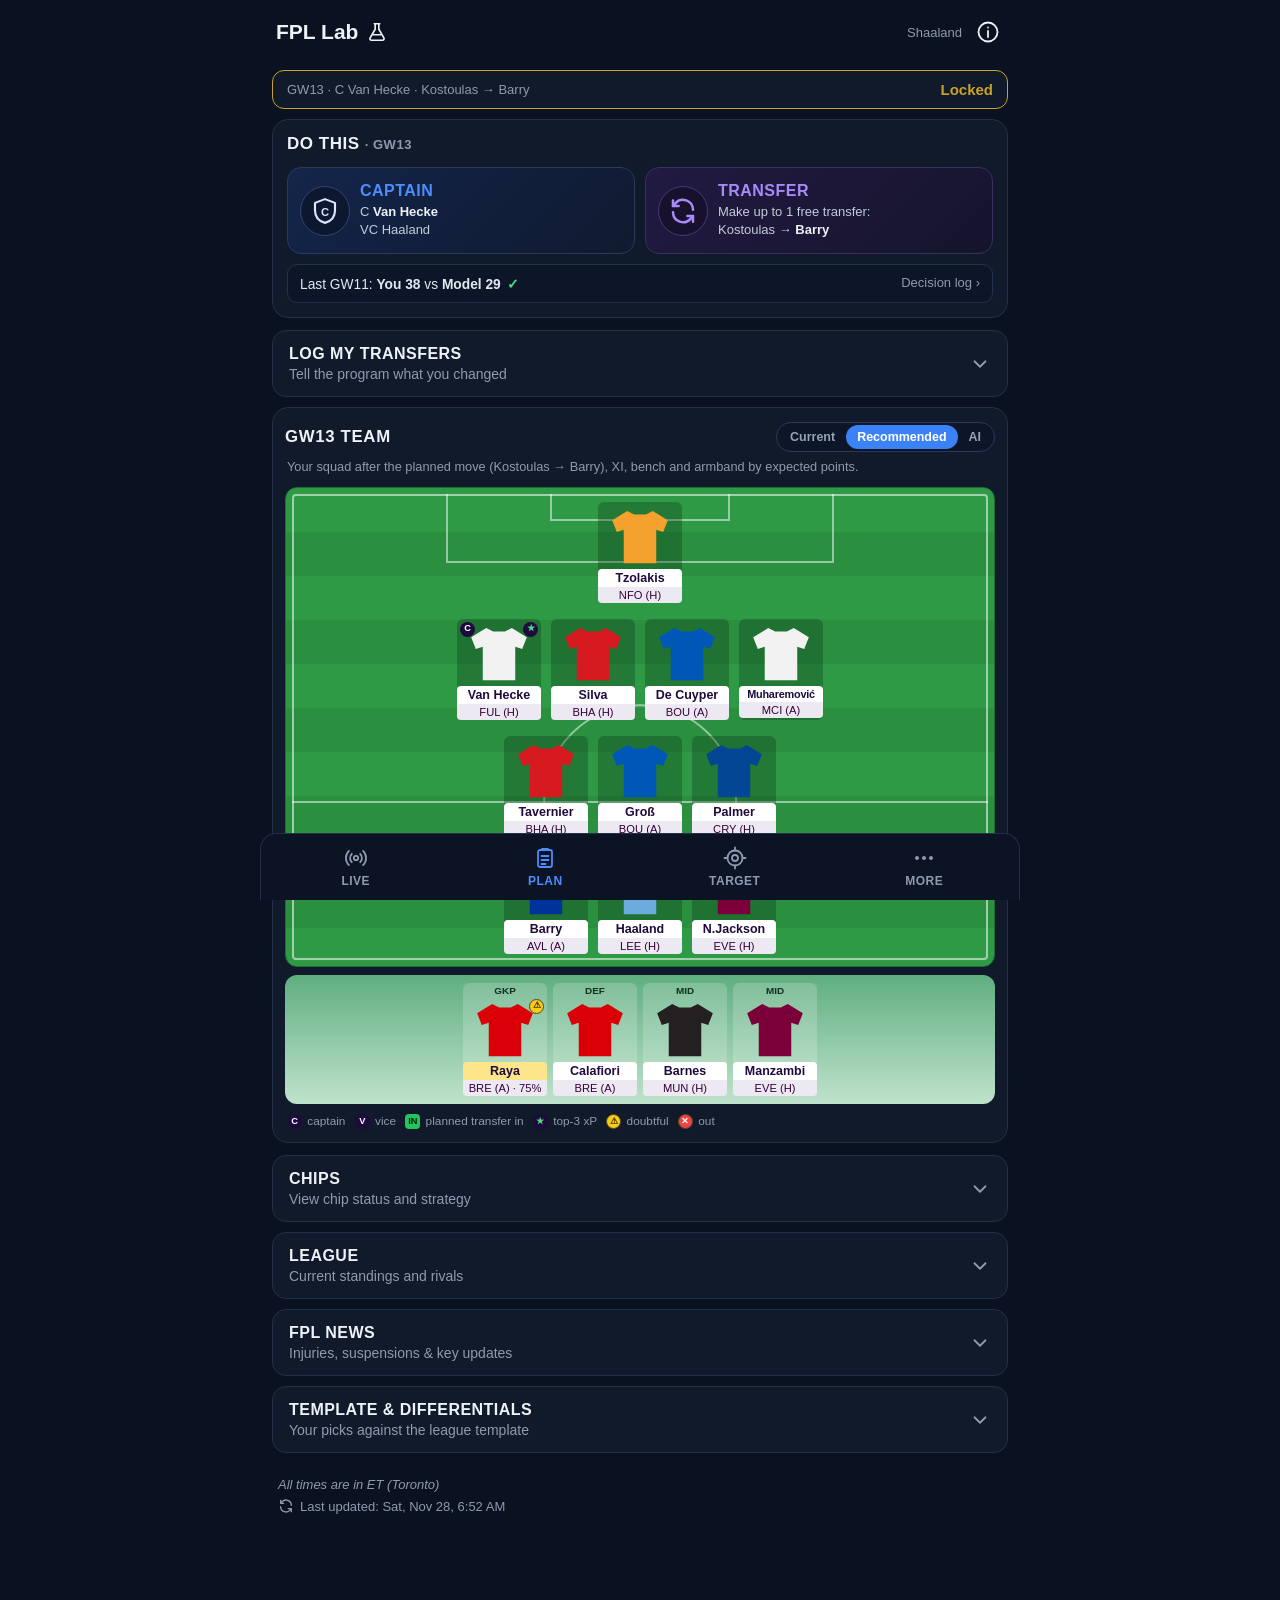
<file: index.html>
<!DOCTYPE html>
<html lang="en"><head><meta charset="utf-8"/><meta name="viewport" content="width=device-width,initial-scale=1"/>
<title>Shaaland · FPL Lab</title>
<link rel="stylesheet" href="dashboard.css?v=b245bc27">
<style>footer a{color:var(--gold)}</style></head><body>
<header><div class="eyebrow">FPL Performance Lab</div><h1 id="teamName">Shaaland</h1><div class="sub" id="meta"></div></header>
<div class="kpis" id="kpis"></div>
<div class="deadline-bar" id="deadlineBanner"></div><div id="chipAlert"></div><div id="liveBar"></div>
<nav class="tabs" id="tabs"></nav>
<section id="season" class="on"></section><section id="bench"></section><section id="captain"></section><section id="aiPlan"></section><section id="aiResults"></section><section id="aiDecision"></section><section id="transfers"></section>
<section id="plan"></section><section id="wildcard"></section><section id="strategy"></section><section id="stratFixtures"></section><section id="stratPlayers"></section><section id="stratRegress"></section><section id="revRegress"></section><section id="stratDefcon"></section><section id="stratRotation"></section><section id="stratFormFdr"></section><section id="stratValue"></section><section id="stratPrice"></section><section id="stratInjury"></section><section id="target1"></section><section id="target3"></section><section id="target6"></section><section id="leagues"></section><section id="news"></section><section id="setPieces"></section><section id="fh"></section><section id="chips"></section>
<footer id="foot"></footer>
<script src="dashboard-common.js?v=98f9e011"></script>
<script src="swing.js?v=a8206ab1"></script>
<script src="data.js?v=797d43b4"></script>
<script src="news.js?v=74a55a74"></script>
<script src="exa-news.js?v=5fb4ed66"></script>
<script src="fh.js?v=138865b2"></script>
<script src="plan-intel.js?v=f3d93a63"></script>
<script src="shaaland-wildcard.js?v=61f4eeb5"></script>
<script>
const W={"You":"You","you":"you","Your":"Your","own":"you don't own"}; // wording for the shared renderers in dashboard-common.js

const D=window.FPL_DATA;
document.getElementById("teamName").textContent=D.team.name;
document.getElementById("meta").textContent=D.team.manager+" · ID "+D.team.id+" · updated "+(D.generated_at_et||toToronto(D.generated_at));
document.getElementById("kpis").innerHTML=[["Season points",D.team.overall_points],["Overall rank",fmt(D.team.overall_rank)],[(D.team.live_value!=null?"Sell value":"Squad value"),"£"+Number(D.team.live_value??D.team.value).toFixed(1)+"m"],["Bank","£"+Number(D.team.bank).toFixed(1)+"m"]].map(([k,v])=>`<div class="kpi"><span>${k}</span><b>${v}</b></div>`).join("");
startDeadlineBanner(D,"deadlineBanner");
document.getElementById("chipAlert").innerHTML=chipAlertBanner(D);
loadLive("Shaaland");
const TAB_GROUPS=[
  {id:"review",label:"Review",tabs:[["season","Season"],["bench","Bench"],["captain","Captain"],["transfers","Transfers"],["chips","Chips"],["revRegress","Regression"]]},
  {id:"ai",label:"AI team",tabs:[["aiPlan","Plan"],["aiResults","Results"],["aiDecision","Decision"]]},
  {id:"plan",label:"Plan",tabs:[["plan","Next 2 GWs"],["fh","Free Hit"],["wildcard","Wildcard"]]},
  {id:"strategy",label:"Strategy",tabs:[["strategy","Chips & Hits"],["stratFixtures","Fixtures"],["stratPlayers","XGA"],["stratRegress","Regression"],["stratDefcon","DEFCON"],["stratFormFdr","Form/FDR"],["stratValue","Value"]]},
  {id:"target",label:"Target",tabs:[["target1","1 GW"],["target3","3 GW"],["target6","6 GW"]]},
  {id:"intel",label:"Intel",tabs:[["news","News"],["stratInjury","Injury"],["stratRotation","Rotation"],["stratPrice","Price radar"],["setPieces","Set pieces"]]},
  {id:"league",label:"Leagues",tabs:[["leagues","Leagues"]]}
];
let activeGroup="review", activeTab="season";
// Phone: Plan / Target / More. More reveals the other groups.
if(matchMedia("(max-width:720px)").matches){
  const bar=document.getElementById("tabs");
  const simple=document.createElement("div");
  simple.className="phone-nav";
  simple.innerHTML=`<button data-go="plan">Plan</button><button data-go="target">Target</button><button data-go="more">More</button>`;
  bar.parentNode.insertBefore(simple, bar);
  simple.addEventListener("click",e=>{
    const b=e.target.closest("button"); if(!b) return;
    const go=b.dataset.go;
    simple.querySelectorAll("button").forEach(x=>x.classList.toggle("on",x===b));
    if(go==="more"){ bar.classList.toggle("phone-open"); return; }
    bar.classList.remove("phone-open");
    const g=TAB_GROUPS.find(x=>x.id===go);
    if(g){ activeGroup=g.id; activeTab=g.tabs[0][0]; if(typeof paintTabs==="function") paintTabs(); }
  });
}
const TAB_KEY="fpl-lab:tab:shaaland";
{const r=restoreTab(TAB_GROUPS,TAB_KEY,activeGroup,activeTab); activeGroup=r.group; activeTab=r.tab;}
document.getElementById("tabs").onclick=e=>{const b=e.target.closest("button"); if(!b) return;
  if(b.dataset.group){activeGroup=b.dataset.group; const first=(TAB_GROUPS.find(x=>x.id===activeGroup)||{}).tabs||[]; if(!first.some(t=>t[0]===activeTab)) activeTab=first[0][0];}
  else if(b.dataset.id){activeTab=b.dataset.id; const owner=TAB_GROUPS.find(x=>x.tabs.some(t=>t[0]===activeTab)); if(owner) activeGroup=owner.id;}
  paintTabs();};
window.addEventListener("hashchange",()=>{const r=restoreTab(TAB_GROUPS,TAB_KEY,activeGroup,activeTab); if(r.tab!==activeTab){activeGroup=r.group; activeTab=r.tab; paintTabs();}});
paintTabs();
document.getElementById("season").innerHTML=dailyCheckCard(D)+gwTable();
const benchKeys=Object.keys(D.bench_audit||{}).sort((a,b)=>Number(String(b).replace(/\D/g,""))-Number(String(a).replace(/\D/g,"")));  // newest GW first
document.getElementById("bench").innerHTML=(benchKeys.length?benchKeys.map((k,i)=>benchBlock(k,k.toUpperCase(),i===0)).join(""):`<div class="card"><h2>Bench audit</h2><p class="note">No finished GW bench audit yet.</p></div>`)+`<ul class="note-list"><li>Green You = matched or beat the process benchmark; red You = fell short of it</li><li>Process/Hindsight are reference lines, not verdicts</li><li>Chips: green = correct sit, red = process miss, yellow = variance</li></ul>`;
renderCaptain(D);
renderRegression(D);
renderAiTeam(D,"you");
function renderTransfers(){
  const rows=D.transfers||[];
  const total=rows.reduce((s,t)=>s+trNet(t),0);
  const by={}; for(const t of rows){const g=t.gw??"?"; by[g]=(by[g]||0)+trNet(t);}
  const gwLines=Object.keys(by).sort((a,b)=>Number(a)-Number(b)).map(g=>`<div class="chip">GW${g} · <b class="${cls(by[g])}">${sign(by[g])}</b></div>`).join("");
  const priceCell=t=>t.inn==="ROLL"?"–":`£${(t.out_price??0).toFixed(1)} → £${(t.in_price??0).toFixed(1)}`;
  const body=rows.map(t=>`<tr><td>GW${t.gw??"-"}</td><td>${esc(t.out)} → ${esc(t.inn)}</td><td>${t.chip?"–":priceCell(t)}</td><td class="${cls(trNet(t))}">${t.chip?"–":esc(t.net)}</td><td>${esc(t.verdict)}</td></tr>`).join("");
  const FL=D.ft_ledger||{};
  const ftRows=(FL.rows||[]).map(r=>`<tr><td>GW${r.gw}${r.chip?` <span class="pill used">${r.chip==="freehit"?"FH":"WC"}</span>`:""}</td><td>${r.had==null?"–":r.had}</td><td>${r.made}${r.chip?" (free)":""}</td><td class="${r.hit?"neg":""}">${r.hit?"−"+r.hit*4:"–"}</td><td><b>${r.left}</b></td></tr>`).join("");
  const ftCard=ftRows?`<div class="card"><h2>Free transfers · ${FL.next??"?"} for GW${FL.next_gw??"?"}</h2><ul class="note-list"><li>+1 free transfer each GW, banked up to 5; each transfer uses one, extras cost −4</li><li>Free Hit / Wildcard weeks: moves are free and the bank is carried through unchanged (nothing used, nothing added)</li><li>GW1 is the initial squad, so it banks nothing</li></ul><table class="table-compact"><thead><tr><th style="width:26%">GW</th><th style="width:18%">Had</th><th style="width:24%">Made</th><th style="width:16%">Hit</th><th style="width:16%">Left</th></tr></thead><tbody>${ftRows}</tbody></table></div>`:"";
  document.getElementById("transfers").innerHTML=ftCard+`<div class="card"><h2>Transfer points</h2><p class="note">Season net <b class="${cls(total)}">${sign(total)}</b></p><div class="xi">${gwLines}</div></div><div class="card"><h2>Transfers</h2><ul class="note-list"><li>Price = what you sold the outgoing player for → what you paid for the incoming player, per FPL's own transfer record</li></ul><table><thead><tr><th>GW</th><th>Move</th><th>Price</th><th>Net</th><th>Verdict</th></tr></thead><tbody>${body}</tbody></table></div>`;
}
renderTransfers();
function renderPlan(){
  const P=D.plan||{},up=P.upcoming||[];
  if(!up.length){document.getElementById("plan").innerHTML=`<div class="warn">Waiting for refresh.</div>`;return;}
  const heads=up.map(u=>`<th>GW${u.gw}</th>`).join("");
  const avail=P.availability||{};
  const rows=(P.rows||[]).map(r=>{
    const a=avail[r[1]]||null;
    const badge=a&&a.label?` <span class="pill used">${esc(a.label)}</span>`:"";
    let c=`<td>${esc(r[1])}${badge}</td><td>${esc(r[0])}</td>`;
    for(let i=0;i<up.length;i++){
      const xi=((P.xis||{})["gw"+up[i].gw]||{}).xi||[];
      const started=new Set(xi.map(n=>String(n).split(" (")[0]));
      let call=String(r[3+i*3])==="Blank"?"BLANK":(started.has(r[1])?"START":"SIT");
      c+=`<td>${esc(r[3+i*3])} <b class="${call==="START"?"pos":"neg"}">${call}</b></td>`;
    }
    return `<tr>${c}</tr>`;
  }).join("");
  const T=P.transfer||{}; const move=T.move;
  const actionLine=T.action==="TRANSFER"&&move?`${esc(move.out)} → ${esc(move.inn)}`:"Roll the free transfer";
  const squad=(P.rows||[]).map(r=>r[1]); const clubs={}; (P.rows||[]).forEach(r=>clubs[r[1]]=r[2]);
  const gw0=up[0]&&up[0].gw; const started=((((P.xis||{})["gw"+gw0]||{}).xi)||[]).map(n=>String(n).split(" (")[0]);
  const vs=newsVsSquad(squad, started, clubs);
  const benches=(P.bench_calls||[]).map(b=>`<div class="card"><h2>GW${b.gw} bench</h2><p class="note">Sit first: <b>${esc(b.worst||"-")}</b> · ${esc(b.why||"")}</p><div class="xi">${(b.sit||[]).map(x=>`<div class="chip sit">${esc(x)}</div>`).join("")}</div></div>`).join("");
  const I=(window.planIntel&&window.planIntel(D))||{};
  const dlHeads=up.map(u=>{
    const when=u.deadline?u.deadline:(u.deadline_utc?toToronto(u.deadline_utc):"");
    const lock=u.deadline_passed?` <span class="pill used">locked</span>`:"";
    return `<span class="note">GW${u.gw}${when?": "+when:""}${lock}</span>`;
  }).join(" · ");
  let intel="", vsLead="", newsBlock="";
  if(I.cleared||I.waiting){
    const wait=I.intelGw||(D.deadline&&D.deadline.intel_gw)||"?";
    intel=`<div class="warn">Waiting for GW${wait} intel — locked-GW News themes are cleared from Plan.</div><div class="card"><h2>Plan intel · GW${wait}</h2><p class="note"><b>${esc(I.moveLine||("Waiting for GW"+wait+" intel"))}</b></p><p class="note">${esc(I.reason||"")}</p><p class="note">Fixtures and bench below still cover the live/upcoming matchweeks. Chip and transfer consensus will refill when GW${wait} scrapes land.</p></div>`;
    vsLead=""; newsBlock="";
  } else {
    const chipAllUsed=(I.chipRows||[]).length>0&&(I.chipRows||[]).every(r=>r.used);
    const chipLis=chipAllUsed?`<li><span class="note">All chips for this half are used. They reset at GW20.</span></li>`:(I.chipRows||[]).map(r=>`<li><span class="who">GW${r.gw} · ${esc(r.label)}</span><span class="pill ${r.rec==="HOLD"||r.used?"used":"free"}">${esc(r.rec)}</span><div class="detail">${esc(r.why)}</div></li>`).join("");
    const opt=(I.optional||[]).map(x=>`<li><span class="note">${esc(x)}</span></li>`).join("");
    intel=`<div class="card"><h2>Chips · next 2 GWs</h2><p class="note">Calls use News plus chips you have already played.</p><ul class="chiplist">${chipLis||"<li><span class=note>Waiting for news.js.</span></li>"}</ul></div><div class="card"><h2>Transfers · ${esc(I.action||T.action||"ROLL")} · ${I.ft??T.ft_available??"?"} FT · bank £${(I.bank||0).toFixed?(I.bank||0).toFixed(1):I.bank}</h2><p class="note"><b>${esc(I.moveLine||actionLine)}</b></p><p class="note">${esc(I.reason||T.reason||"")}</p>${I.targets&&I.targets.length?`<p class="note">Agreed and missing: ${esc(I.targets.join(", "))}</p>`:""}${opt?`<ul class="chiplist">${opt}</ul>`:""}</div>`;
    const Ltac=I.league||{};
    const HEADING_BY_MODE={defend:"Defend the lead",climb:"Climb the table",chase:"Vs 1st & 2nd"};
    const heading=HEADING_BY_MODE[Ltac.mode]||"Vs 1st & 2nd";
    let threatBlock="";
    if(Ltac.mode==="defend"&&(Ltac.threat||[]).length){
      threatBlock=`<ul class="note-list">${Ltac.threat.map(t=>`<li>${esc(t)}</li>`).join("")}</ul><p class="note">They can still use their remaining chips — you can't match a Free Hit, Bench Boost, or Triple Captain again this half.</p>`;
    } else if(Ltac.mode==="climb"&&(Ltac.threat||[]).length){
      threatBlock=`<ul class="note-list">${Ltac.threat.map(t=>`<li>${esc(t)}</li>`).join("")}</ul><p class="note">1st and 2nd aren't this week's problem — closing the gap to the team right above you is.</p>`;
    }
    vsLead=`<div class="card"><h2>${esc(heading)}${Ltac.league?" · "+esc(Ltac.league):""}</h2>${threatBlock}<p class="note"><b>${esc(Ltac.cap||"Captain Haaland if the room owns him.")}</b></p><p class="note">${esc(Ltac.transfer||"")}</p>${(Ltac.start||[]).length?`<p class="note">Start these league diffs</p><div class="xi">${Ltac.start.map(x=>`<div class="chip ok">${esc(x)}</div>`).join("")}</div>`:""}${(Ltac.bench||[]).length?`<p class="note">Owned diffs that are sits — not tactics</p><div class="xi">${Ltac.bench.map(x=>`<div class="chip sit">${esc(x)}</div>`).join("")}</div>`:""}${(Ltac.wc||[]).length?`<p class="note">WC names this league barely owns</p><div class="xi">${Ltac.wc.map(x=>`<div class="chip">${esc(x)}</div>`).join("")}</div>`:""}</div>`;
    newsBlock=newsCard("News vs this squad",vs);
  }
  const injuryNote=Object.keys(avail).length?`<p class="note">Availability from FPL: ${esc(Object.entries(avail).map(([n,a])=>n+" "+(a.label||a.kind)).join(" · "))}</p>`:"";
  const TT=D.transfer_targets||{};
  const ttXgRows=(TT.xg||[]).map(r=>`<tr><td>${nameCell(r.name,r.club)}${sigNote(r)}</td><td>${esc(r.pos)}</td><td>£${r.cost.toFixed(1)}</td><td>${Number(r.xgi_p90).toFixed(2)}</td><td>${r.goals}+${r.assists}</td></tr>`).join("")||`<tr><td colspan="5"><span class="note">No qualifying non-owned players yet.</span></td></tr>`;
  const ttDcRows=(TT.defcon||[]).map(r=>`<tr><td>${nameCell(r.name,r.club)}${sigNote(r)}</td><td>${esc(r.pos)}</td><td>£${r.cost.toFixed(1)}</td><td>${r.per90}/${r.threshold}</td></tr>`).join("")||`<tr><td colspan="4"><span class="note">No non-owned players reliably hitting the threshold yet.</span></td></tr>`;
  const targetsCard=`<div class="card"><h2>Transfer targets · not owned</h2><ul class="note-list"><li>Players you don't own yet (${TT.min_minutes??"?"}+ mins)</li><li>Same signals used to audit your own squad, scouted league-wide</li></ul><h3>Strong underlying (xGI per 90)</h3><table class="table-compact"><thead><tr><th style="width:36%">Player</th><th style="width:10%">Pos</th><th style="width:14%">Cost</th><th style="width:20%">xGI/90</th><th style="width:20%">G+A</th></tr></thead><tbody>${ttXgRows}</tbody></table><h3>Reliable DEFCON</h3><table class="table-compact"><thead><tr><th style="width:38%">Player</th><th style="width:12%">Pos</th><th style="width:16%">Cost</th><th style="width:34%">P90/Thr</th></tr></thead><tbody>${ttDcRows}</tbody></table></div>`;
  const W=window.FPL_WILDCARD_WATCH;
  const wildcardNote=(W&&W.chips&&W.chips.wildcard==="active")?`<div class="warn">You have Wildcard <b>active</b> for GW${W.gw} (${esc(W.status)} — captured ${esc(W.captured_at)}). See the Wildcard tab for the squad and captain call.</div>`:"";
  function doThisCard(D){
  const step=((D.planner||{}).steps||[])[0]||{};
  const tr=(D.plan&&D.plan.transfer&&D.plan.transfer.move)||null;
  const cap=step.captain||"—";
  const vice=step.vice||"";
  const ft=(D.plan&&D.plan.transfer&&D.plan.transfer.ft_available)||0;
  const move=tr?esc(tr.out)+" → "+esc(tr.inn):"No transfer";
  const chips='<div class="do-row"><b>CHIPS</b><span>All four already used</span></div>';
  const league='<div class="do-row"><b>LEAGUE</b><span>2nd · −2 vs 1st</span></div>';
  const news='<div class="do-row"><b>FPL NEWS</b><span>Open Intel for injuries and flags</span></div>';
  return `<div class="card do-this"><h2>Do this</h2><div class="do-grid"><div class="do-tile"><span class="do-k">Captain</span><b>${esc(cap)}</b><span>${vice?"vice "+esc(vice):"this gameweek"}</span></div><div class="do-tile"><span class="do-k">Transfer</span><b>${move}</b><span>${ft} free transfer${ft===1?"":"s"}</span></div></div>${chips}${league}${news}</div>`;
}
document.getElementById("plan").innerHTML=`${doThisCard(D)}${thisGwCard(D)}${plannerCardCompact(D)}${wildcardNote}${intel}${vsLead}${newsBlock}${benches}<div class="card"><h2>Fixtures</h2><p class="note">${dlHeads}</p>${injuryNote}<table><thead><tr><th>Player</th><th>Pos</th>${heads}</tr></thead><tbody>${rows}</tbody></table></div>${targetsCard}`;
}
renderPlan();
function renderWildcardWatch(){
  const W=window.FPL_WILDCARD_WATCH;
  if(!W){document.getElementById("wildcard").innerHTML=`<div class="card"><h2>Wildcard watch</h2><p class="note">No wildcard squad captured yet.</p></div>`;return;}
  const R=W.recommend||null;
  const epByName={};
  if(R){(R.xi_ep||[]).concat(R.bench_ep||[]).forEach(p=>epByName[p.name]=p);}
  const statusKls={out:"neg",doubt:"mid"};
  const head=`<thead><tr><th style="width:38%">Player</th><th style="width:12%">Pos</th><th style="width:28%">Fixture</th><th style="width:22%">EP</th></tr></thead>`;
  const row=p=>{
    const rp=epByName[p.name];
    const epVal=rp&&rp.ep_next!=null?rp.ep_next:"–";
    const kls=rp?(statusKls[rp.status]||""):"";
    const tag=p.captain?` <span class="pill used">C</span>`:p.vice?` <span class="pill free">VC</span>`:"";
    return `<tr><td>${nameCell(p.name,p.club)}${tag}</td><td>${esc(p.pos)}</td><td>${esc(p.fixture||"")}</td><td class="${kls}">${epVal}</td></tr>`;
  };
  const xiRows=(W.xi||[]).map(row).join("")||`<tr><td colspan="4"><span class="note">No XI captured.</span></td></tr>`;
  const benchRows=(W.bench||[]).map(row).join("")||`<tr><td colspan="4"><span class="note">No bench captured.</span></td></tr>`;

  let recCard;
  if(R){
    const yourCap=(W.xi||[]).find(p=>p.captain);
    const yourCapEp=yourCap&&epByName[yourCap.name]?epByName[yourCap.name].ep_next:null;
    const capDiffers=yourCap&&R.captain&&yourCap.name!==R.captain;
    const capLine=capDiffers
      ?`<p class="note">Your captain: <b>${esc(yourCap.name)}</b>${yourCapEp!=null?` (${yourCapEp} EP)`:""} · model pick: <b>${esc(R.captain)}</b> (${R.captain_ep??"?"} EP).</p>`
      :`<p class="note">Recommended captain matches your pick: <b>${esc(R.captain||"?")}</b> (${R.captain_ep??"?"} EP).</p>`;
    const yourVice=(W.xi||[]).find(p=>p.vice);
    const viceDiffers=yourVice&&R.vice&&yourVice.name!==R.vice;
    const viceLine=`<p class="note">Recommended vice: <b>${esc(R.vice||"?")}</b> (${R.vice_ep??"?"} EP)${viceDiffers?` — your vice is <b>${esc(yourVice.name)}</b>${epByName[yourVice.name]&&epByName[yourVice.name].ep_next!=null?` (${epByName[yourVice.name].ep_next} EP)`:""}`:""}.</p>`;
    const benchOrderLine=(R.bench_order&&R.bench_order.length)?`<p class="note">${R.bench_order_changed?"Suggested bench order (auto-subs go in this order — yours differs)":"Bench order looks right"}: ${R.bench_order.map((n,i)=>`${i+1}. <b>${esc(n)}</b>${epByName[n]&&epByName[n].ep_next!=null?` (${epByName[n].ep_next})`:""}${epByName[n]&&epByName[n].status&&epByName[n].status!=="ok"?` <span class="pill used">${esc(epByName[n].status)}</span>`:""}`).join(" → ")}</p>`:"";
    const swapRows=(R.bench_swaps||[]).map(s=>`<li><span class="who">${esc(s.bench)} (${s.bench_ep}) over ${esc(s.starter)} (${s.starter_ep})</span><div class="detail">This bench player projects higher than a starter in the same position — worth reconsidering before the deadline.</div></li>`).join("")||`<li><span class="note">No bench player currently out-projects a starter in their position.</span></li>`;
    const flagRows=(R.availability_flags||[]).map(f=>`<li><span class="who">${esc(f.name)}</span> <span class="pill used">${esc(f.label||"Flagged")}</span></li>`).join("")||`<li><span class="note">No injury/doubt flags on this squad right now.</span></li>`;
    recCard=`<div class="card"><h2>Captain &amp; bench recommendation</h2><ul class="note-list"><li>Based on the program's own expected points for the next gameweek (xG/xA model, fixture, minutes security, availability) — not FPL's ep_next, which just repeats last week's form · a doubtful player (under 75% to play) isn't picked as captain or vice · each starter is offered up for swap only once</li><li>Recomputed every refresh — a pre-deadline read, not a locked call</li></ul>${capLine}${viceLine}${benchOrderLine}<p class="note">Bench-swap watch</p><ul class="chiplist">${swapRows}</ul><p class="note">Availability flags</p><ul class="chiplist">${flagRows}</ul></div>`;
  } else {
    recCard=`<div class="card"><h2>Captain &amp; bench recommendation</h2><p class="note">Not computed yet — lands after the next refresh run.</p></div>`;
  }

  const WT=W.worth_tracker||null;
  const wtDeltaCls=cls;  // same colours as the Price-change radar: up = green, down = red
  let worthCard;
  if(WT){
    const wtHead=`<thead><tr><th style="width:37%">Player</th><th style="width:15%">Then</th><th style="width:15%">Now</th><th style="width:15%">Δ</th><th style="width:18%">New Δ</th></tr></thead>`;
    const wtRow=p=>{
      const statusTag=p.status==="removed"?` <span class="pill used">Dropped</span>`:p.status==="added"?` <span class="pill free">Added</span>`:"";
      const thenCell=p.baseline_cost!=null?`£${p.baseline_cost.toFixed(1)}`:"–";
      const nowCell=p.current_cost!=null?`£${p.current_cost.toFixed(1)}`:"–";
      const deltaCell=p.delta!=null?`<span class="${wtDeltaCls(p.delta)}">${sign(p.delta)}</span>`:"–";
      const sinceCell=p.delta_since_added!=null?`<span class="${wtDeltaCls(p.delta_since_added)}" title="Added at £${p.entry_cost.toFixed(1)}">${sign(p.delta_since_added)}</span>`:"–";
      return `<tr><td>${esc(p.name)}${statusTag}</td><td>${thenCell}</td><td>${nowCell}</td><td>${deltaCell}</td><td>${sinceCell}</td></tr>`;
    };
    const wtRows=(WT.players||[]).map(wtRow).join("")||`<tr><td colspan="5"><span class="note">No target squad captured yet.</span></td></tr>`;
    const logLi=e=>{
      if(e.event==="captured") return `<li><span class="who">${esc(e.date)}</span><div class="detail">${esc(e.detail)}</div></li>`;
      if(e.event==="price_change") return `<li><span class="who">${esc(e.date)} · ${esc(e.player)}</span><div class="detail">£${e.from.toFixed(1)} → £${e.to.toFixed(1)} (<span class="${wtDeltaCls(e.delta)}">${sign(e.delta)}</span>)</div></li>`;
      if(e.event==="removed") return `<li><span class="who">${esc(e.date)} · ${esc(e.player)}</span><div class="detail">Dropped from target squad at £${e.price_at_change.toFixed(1)}</div></li>`;
      if(e.event==="added") return `<li><span class="who">${esc(e.date)} · ${esc(e.player)}</span><div class="detail">Added to target squad at £${e.price_at_change.toFixed(1)}</div></li>`;
      return "";
    };
    const logRows=(WT.log||[]).slice().reverse().map(logLi).join("")||`<li><span class="note">No changes logged yet.</span></li>`;
    worthCard=`<div class="card"><h2>Team worth &amp; price tracker</h2><ul class="note-list"><li>Market cost to rebuild this exact target squad from scratch at today's prices, first captured ${esc(WT.baseline.date)}</li><li>Not the same as your live squad value below — that one nets in the sell-price you'd actually get for players you already own, via FPL's real profit-share rule; this one is a flat "buy every one of these 15 today" total</li><li>Your live squad value reflects your last CONFIRMED squad — FPL can't expose an unconfirmed wildcard draft before its own deadline, not even to you, so the two numbers below won't match while you're still drafting; this "Market cost to rebuild" line is the one that tracks the draft itself</li><li>Updated every refresh until the GW${W.gw} deadline</li></ul><p class="note">Market cost to rebuild now: <b>£${WT.current.total_cost.toFixed(1)}m</b> · vs first captured: <b class="${wtDeltaCls(WT.total_delta)}">${sign(WT.total_delta)}</b></p><p class="note">Your live squad value (today's sell prices, FPL's profit-share rule): <b>£${Number(D.team.live_value??D.team.value).toFixed(1)}m</b> · FPL's last-deadline snapshot: <b>£${Number(D.team.value).toFixed(1)}m</b></p><table class="table-compact">${wtHead}<tbody>${wtRows}</tbody></table><h3>Change log</h3><ul class="chiplist">${logRows}</ul><ul class="legend-list"><li>Then/Now = price when first captured vs current price</li><li>Δ = price change since first captured — green = price went up, red = price went down (same colours as the Price-change radar) — an up-move means a pick you hold is worth more, but also that the plan costs more to buy until you own him</li><li>New Δ = price change since you added this specific pick — shown only when it differs from Δ (i.e. for names added after the original baseline capture)</li></ul></div>`;
  } else {
    worthCard=`<div class="card"><h2>Team worth &amp; price tracker</h2><p class="note">Not computed yet — lands after the next refresh run.</p></div>`;
  }

  const wc3=(D.targets&&D.targets.wc_top3)||[];
  const wcUsedNow=!!(D.chips_official&&D.chips_official.wildcard)&&(((D.deadline||{}).next_gw)||0)<20;
  const wc3Card=(wc3.length&&!wcUsedNow)?`<div class="card"><h2>WC names the room barely owns</h2><ul class="chiplist">${wc3.map(r=>`<li><span class="who">${esc(r.name)} · £${r.cost.toFixed(1)}</span><div class="detail">${esc((r.why||[]).join(" · ")||"–")}${r.esl_own!=null?" · ESL own "+r.esl_own+"/"+(r.esl_n??"?"):""}</div></li>`).join("")}</ul></div>`:"";

  document.getElementById("wildcard").innerHTML=`<div class="warn">${esc(W.note||"Provisional squad — hand-captured from your own Pick Team screen, not the FPL API. Can still change before the deadline.")}</div><div class="card"><h2>Your Wildcard · GW${W.gw}</h2><p class="note">Deadline <b>${esc(W.deadline)}</b> · Captured ${esc(W.captured_at)} · Status: <b>${esc(W.status)}</b></p><p class="note">Starting XI</p><table class="table-compact">${head}<tbody>${xiRows}</tbody></table><p class="note">Bench</p><table class="table-compact">${head}<tbody>${benchRows}</tbody></table></div>${recCard}${worthCard}${wc3Card}${eslWildcardCard(W,D,W.team)}`;
}
renderWildcardWatch();
function fmtSquadLine(sq){
  if(!sq) return "";
  const xi=(sq.xi||[]).map(p=>{
    const tag=p.captain?" (C)":(p.vice?" (VC)":"");
    return `<div class="chip ${p.captain?"ok":""}">${esc(p.pos)} · ${esc(p.name)}${tag}</div>`;
  }).join("");
  const bn=(sq.bench||[]).map(p=>`<div class="chip sit">${esc(p.pos)} · ${esc(p.name)}</div>`).join("");
  const chip=sq.chip?` <span class="pill used">${esc(sq.chip)}</span>`:"";
  return `<details class="card" style="padding:12px 14px"${sq.me?' open':""}><summary><b>${esc(sq.team||"Team")}</b>${sq.me?" · you":""}${sq.rank!=null?" · P"+sq.rank:""}${sq.pts!=null?" · "+sq.pts+" pts":""}${chip} · C ${esc(sq.captain||"?")}</summary><p class="note">XI</p><div class="xi">${xi}</div><p class="note">Bench</p><div class="xi">${bn||"<span class=note>—</span>"}</div></details>`;
}
function renderLeagues(){
  const L=D.leagues||{};
  const want=new Set([125784,494594]);
  const names=new Set(["european super league","decision league"]);
  const list=(L.mini||[]).filter(lg=>want.has(lg.id)||names.has(String(lg.name||"").toLowerCase()));
  const unlocked=!!(L.picks_unlocked||(D.deadline&&D.deadline.picks_unlocked)||list.some(lg=>lg.picks_unlocked));
  const picksGw=L.picks_gw||(D.deadline&&D.deadline.locked_gw);
  let mini="";
  if(unlocked){
    const mine=L.my_squad?fmtSquadLine({...L.my_squad, team:(D.team&&D.team.name)||"Shaaland", me:true}):"";
    mini+=`<div class="card"><h2>GW${picksGw||"?"} locked squads</h2><p class="note">Deadline passed — full XIs for ESL + Decision (public FPL picks).</p>${mine}</div>`;
  } else {
    mini+=`<div class="warn">Picks unlock after deadline. Showing ownership / template only until then.</div>`;
  }
  for(const lg of list){
    const table=(lg.table||[]).map(r=>`<tr class="${r.me?"pos":""}"><td>${r.rank}</td><td>${esc(r.team)}${r.me?" · you":""}</td><td>${r.pts}</td></tr>`).join("");
    const templ=(lg.template||[]).map(x=>`<div class="chip">${esc(x.name)} · ${esc(x.club)} · ${x.count}/${x.n} (${x.own}%)</div>`).join("")||`<p class="note">You own the league template.</p>`;
    const diffs=(lg.diffs||[]).map(x=>`<div class="chip">${esc(x.name)} · ${esc(x.club)} · ${x.count}/${x.n} (${x.own}%)</div>`).join("")||`<p class="note">No low-owned picks here.</p>`;
    const T=lg.tactics||{};
    const startDiffs=(T.you_unique||[]).map(x=>`<div class="chip ok">${esc(x.name)} · ${x.own}% owned${x.vs_a?" vs "+(T.first&&T.first.rank?"P"+T.first.rank:"1st"):""}${x.vs_b?" vs "+(T.second&&T.second.rank?"P"+T.second.rank:"2nd"):""}</div>`).join("")||`<p class="note">Nothing rare enough to call a real diff vs 1st/2nd right now.</p>`;
    const copy=(T.they_share||[]).map(x=>`<div class="chip sit">${esc(x.name)} · ${x.count}/${x.n}</div>`).join("")||`<p class="note">1st and 2nd do not share a name you lack.</p>`;
    const caps=esc((T.cap_last||[]).map(x=>x.name+" "+x.count).join(" · ")||"—");
    const gap=T.gap_to_first==null?"":` · ${T.gap_to_first>0?"-"+T.gap_to_first:"+"+(-T.gap_to_first)} vs 1st`;
    const tacHeading=T.you_rank===1?"Defend the lead":(T.you_rank!=null&&T.you_rank>3?"Climb the table":"Vs 1st & 2nd");
    mini+=`<div class="card"><h2>${esc(tacHeading)}${gap}</h2><p class="note">${T.first&&T.first.rank?"P"+T.first.rank:"1st"}: <b>${esc((T.first&&T.first.name)||"?")}</b> ${(T.first&&T.first.pts)??""}${rivalExtra(T.first)}</p><p class="note">${T.second&&T.second.rank?"P"+T.second.rank:"2nd"}: <b>${esc((T.second&&T.second.name)||"?")}</b> ${(T.second&&T.second.pts)??""}${rivalExtra(T.second)}</p><p class="note">Green = your rare picks that 1st or 2nd don't own — real differentials, low league ownership</p><div class="xi">${startDiffs}</div><p class="note">Do not copy — both ahead own these</p><div class="xi">${copy}</div><p class="note">Last captains: ${caps}</p></div>`;
    if(T.neighbors){
      const Nb=T.neighbors;
      const nStart=(Nb.you_unique||[]).map(x=>`<div class="chip ok">${esc(x.name)} · ${x.own}% owned</div>`).join("")||`<p class="note">Nothing rare enough to call a real diff vs your neighbours right now.</p>`;
      const nCopy=(Nb.they_share||[]).map(x=>`<div class="chip sit">${esc(x.name)} · ${x.count}/${x.n}</div>`).join("")||`<p class="note">Your neighbours do not share a name you lack.</p>`;
      mini+=`<div class="card"><h2>Vs your neighbours</h2>${Nb.above?`<p class="note">Above (P${T.you_rank-1}): <b>${esc(Nb.above.name)}</b> ${Nb.above.pts} · ${Nb.above.gap} pts ahead${rivalExtra(Nb.above)}</p>`:`<p class="note">Nobody above you.</p>`}${Nb.below?`<p class="note">Below (P${T.you_rank+1}): <b>${esc(Nb.below.name)}</b> ${Nb.below.pts} · ${Math.abs(Nb.below.gap)} pts behind${rivalExtra(Nb.below)}</p>`:`<p class="note">Nobody below you.</p>`}<p class="note">Green = your rare picks that both neighbours lack</p><div class="xi">${nStart}</div><p class="note">Do not copy — both neighbours share these</p><div class="xi">${nCopy}</div></div>`;
    }
    mini+=`<div class="card"><h2>${esc(lg.name)} · ${lg.size} teams · you P${lg.rank}</h2><table><thead><tr><th>#</th><th>Team</th><th>Pts</th></tr></thead><tbody>${table}</tbody></table><p class="note">Template missing</p><div class="xi">${templ}</div><p class="note">Your differentials</p><div class="xi">${diffs}</div></div>`;
    if(lg.picks_unlocked && (lg.member_squads||[]).length){
      mini+=`<div class="card"><h2>${esc(lg.name)} · GW${lg.picks_gw} picks</h2>${(lg.member_squads||[]).map(fmtSquadLine).join("")}</div>`;
    } else if(!unlocked){
      mini+=`<div class="card"><h2>${esc(lg.name)} · picks</h2><p class="note">${esc(lg.picks_note||"Picks unlock after deadline.")}</p></div>`;
    }
  }
  const ov=(L.public||[]).find(p=>p.id===314)||{rank:D.team&&D.team.overall_rank};
  const ot=(L.overall_template||[]).map(x=>`<div class="chip">${esc(x.name)} · ${esc(x.club)} · ${x.own}%</div>`).join("")||`<p class="note">You own the overall template (25%+).</p>`;
  const od=(L.overall_diffs||[]).map(x=>`<div class="chip">${esc(x.name)} · ${esc(x.club)} · ${x.own}%</div>`).join("")||`<p class="note">No overall differentials under 12%.</p>`;
  document.getElementById("leagues").innerHTML=`<div class="warn">Mini-league tactics use 1st and 2nd, not Overall %.</div><div class="card"><h2>Overall</h2><p class="note">Rank <b>${fmt(ov.rank)}</b> · ${D.team.overall_points} pts</p><p class="note">Template missing (25%+)</p><div class="xi">${ot}</div><p class="note">Differentials (≤12%)</p><div class="xi">${od}</div></div>${mini}`;
}
renderLeagues();
const co=D.chips_official||{};
const FHNET=(D.fh_audit||(window.FPL_FH&&window.FPL_FH.audit)||null);
const CN=D.chip_net||{};
const CHIP_NET={bboost:CN.bboost||null,"3xc":CN["3xc"]||null,wildcard:CN.wildcard||null,freehit:CN.freehit||(FHNET?{net:FHNET.net,label:"vs unchanged squad (estimate)",note:FHNET.why}:null)};
for(const k of ["bboost_h2","3xc_h2","freehit_h2","wildcard_h2"]) CHIP_NET[k]=CN[k]||null;
const CHIP_ROWS=[["Bench Boost","bboost"],["Triple Captain","3xc"],["Free Hit","freehit"],["Wildcard","wildcard"]];
const secondHalf=((D.deadline||{}).next_gw||0)>=20||Object.keys(co).some(k=>/_h2$/.test(k)&&co[k]!=null);
document.getElementById("chips").innerHTML=`<div class="card"><h2>Chips</h2><p class="note">Updated ${esc(D.generated_at_et||"?")}${secondHalf?" · every chip can be played once in each half (reset at GW20)":""}</p>${secondHalf?`<h3>Second half (GW20+)</h3><ul class="chiplist">${CHIP_ROWS.map(([l,k])=>chipRow(l,k+"_h2")).join("")}</ul><h3>First half (GW1-19)</h3>`:""}<ul class="chiplist">${CHIP_ROWS.map(([l,k])=>chipRow(l,k)).join("")}</ul></div>`;
renderNews();
renderSetPieces();
function renderFh(){
  const F=window.FPL_FH||{}; const A=Object.assign({}, F.audit||{}, (D.fh_audit||{}));
  // Once refresh.py auto-computes fh_audit for this GW, its own numbers/XIs are
  // the consistent source — fh.js's static xi/recs are one-off hand-written text
  // that can (and did) end up contradicting a corrected number, so don't mix
  // stale prose in under a fresh number once real data exists for this GW.
  const hasAuto = !!(D.fh_audit && D.fh_audit.gw === A.gw);
  const posOrder={GKP:0,DEF:1,MID:2,FWD:3};
  const xiChips=list=>(list||[]).slice().sort((a,b)=>(posOrder[a.pos]??9)-(posOrder[b.pos]??9)).map(p=>{
    const isCap=p.captain||p.mult>1||p.tag==="C";
    return `<div class="chip ${isCap?"ok":""}">${p.pos?esc(p.pos)+" · ":""}${esc(p.name)}${p.got!=null?" · "+p.got:""}${isCap?" (C)":""}</div>`;
  }).join("")||`<p class="note">No XI recorded.</p>`;
  const origXi=hasAuto?xiChips(D.fh_audit.original_xi):xiChips(A.original_xi);
  const fhXi=hasAuto?xiChips(D.fh_audit.fh_xi):xiChips((F.xi||[]).length?F.xi:A.fh_xi);
  const recs=hasAuto?"":(F.recs||[]).map(r=>`<li><span class="who">${esc(r.verdict)}</span><div class="detail">${esc(r.text)}</div></li>`).join("");
  document.getElementById("fh").innerHTML=`<div class="warn">GW${A.gw||F.gw||""} Free Hit is done.</div><div class="card"><h2>FH vs original</h2>${fhHead(A)}<div class="compare2"><div><h3>Original XI${A.original_cap?" · C "+esc(A.original_cap):""}</h3><div class="xi">${origXi}</div></div><div><h3>Free Hit XI${A.fh_cap?" · C "+esc(A.fh_cap):""}</h3><div class="xi">${fhXi}</div></div></div></div>${recs?`<div class="card"><h2>Notes</h2><ul class="chiplist">${recs}</ul></div>`:""}`;
}
renderFh();
function renderStrategy(){
  const S=D.strategy||{};
  const STATUS_LABEL={used:"Used",open:"Open now",upcoming:"Not open yet",expired:"Expired"};
  // One row per chip instead of one full card per chip — 4 cards that each
  // said little more than "#1: used GW3, #2: opens GW20" cost a lot of
  // scroll for 8 short facts total.
  const chipCellTxt=w=>{
    if(!w) return "–";
    if(w.status==="used") return `Used GW${w.used_gw}`;
    if(w.status==="open") return `Open (GW${w.start}-${w.stop})`;
    if(w.status==="upcoming") return `Opens GW${w.start}`;
    return STATUS_LABEL[w.status]||w.status;
  };
  const chipRows=(S.chips||[]).map(c=>{
    const w1=(c.windows||[])[0], w2=(c.windows||[])[1];
    return `<tr><td>${esc(c.label)}</td><td class="${w1&&w1.status==="open"?"pos":""}">${chipCellTxt(w1)}</td><td class="${w2&&w2.status==="open"?"pos":""}">${chipCellTxt(w2)}</td></tr>`;
  }).join("");
  const chips=`<div class="card"><h2>Chips</h2><table class="table-compact"><thead><tr><th style="width:34%">Chip</th><th style="width:33%">#1</th><th style="width:33%">#2</th></tr></thead><tbody>${chipRows}</tbody></table></div>`;
  const H=S.hits||{};
  const hitsBlock=(H.rows&&H.rows.length)
    ?`<p class="note">Total hit cost <b class="neg">-${H.total_cost}</b> · Those moves netted <b class="${cls(H.total_moves_net)}">${sign(H.total_moves_net)}</b> · After cost <b class="${cls(H.net_after_cost)}">${sign(H.net_after_cost)}</b></p><ul class="chiplist">${H.rows.map(r=>`<li><span class="who">GW${r.gw}</span><div class="detail">Cost -${r.cost} · moves netted ${sign(r.moves_net)} · <b class="${r.paid_off?"pos":"neg"}">${r.paid_off?"Paid off":"Not worth it"}</b></div></li>`).join("")}</ul>`
    :`<p class="note">No hits taken this season.</p>`;
  const eslLg=((D.leagues&&D.leagues.mini)||[]).find(x=>x.id===125784);
  const eslTac=(eslLg&&eslLg.tactics)||null;
  const p2p3Card=rivalsCard(eslTac,"ESL","you");
  const F=S.fixtures||{};
  const fRows=(F.rows||[]).map(r=>{
    const flags=[(r.blanks&&r.blanks.length)?`Blank: ${r.blanks.join(", ")}`:"",(r.doubles&&r.doubles.length)?`Dbl: ${r.doubles.join(", ")}`:""].filter(Boolean).join(" · ");
    return `<tr><td>GW${r.gw}</td><td>${r.avg_fdr??"-"}</td><td>${esc(flags)||"–"}</td></tr>`;
  }).join("");
  // A hard week or a double is only a chip hint if that chip actually has an
  // open window for this team — a used/upcoming chip donates nothing to a
  // leader, and naming it as live advice when it isn't is exactly the stale
  // copy this app keeps tripping over.
  const chipIsOpen=key=>{const c=(S.chips||[]).find(x=>x.chip===key);return !!(c && (c.windows||[]).some(w=>w.status==="open"));};
  const fhOpen=chipIsOpen("freehit"), bbOpen=chipIsOpen("bboost"), tcOpen=chipIsOpen("3xc");
  const wcOpen=chipIsOpen("wildcard");
  const NO_LIVE_CHIP="No live FH/BB/TC this half. "+(wcOpen?"A Wildcard is still available.":"The Wildcard is already used this half, so sit tight.");
  const easiest=F.easiest?`<p class="note">Easiest run: <b>GW${F.easiest.gw}</b> (avg FDR ${F.easiest.avg_fdr}) — a good week to sit tight rather than chip.</p>`:"";
  const hardest=F.hardest?`<p class="note">Toughest stretch: <b>GW${F.hardest.gw}</b> (avg FDR ${F.hardest.avg_fdr}) — ${fhOpen?"worth watching for a Free Hit.":NO_LIVE_CHIP}</p>`:"";
  const blankNote=F.first_blank?`<p class="note">Blank gameweek ahead: <b>GW${F.first_blank.gw}</b> — ${esc(F.first_blank.blanks.join(", "))} have no fixture.</p>`:`<p class="note">No blank gameweeks detected in this window.</p>`;
  const doubleNote=F.first_double?`<p class="note">Double gameweek ahead: <b>GW${F.first_double.gw}</b> — ${esc(F.first_double.doubles.join(", "))} play twice. ${(bbOpen||tcOpen)?"Bench Boost / Triple Captain candidate.":NO_LIVE_CHIP}</p>`:`<p class="note">No double gameweeks detected in this window.</p>`;
  const XG=D.xg_signal||{};
  const xgTagText=r=>{
    const bits=[];
    if(r.tag==="overperforming") bits.push("Overperforming");
    if(r.tag==="underperforming") bits.push("Underperforming");
    if((r.due||[]).includes("goal")) bits.push("Shot volume (Understat)");
    if((r.due||[]).includes("assist")) bits.push("Chance volume (Understat)");
    if(r.gc_tag==="riding_luck") bits.push("Defence lucky");
    if(r.gc_tag==="unlucky") bits.push("Defence unlucky");
    return bits.length?bits.map(esc).join("<br>"):"On track";
  };
  const xgTagCls=r=>{
    if(r.tag==="overperforming"||r.gc_tag==="riding_luck") return "neg";
    if(r.tag==="underperforming"||r.gc_tag==="unlucky") return "pos";
    return "";
  };
  const xgDiffCls=r=>r.tag==="overperforming"?"neg":r.tag==="underperforming"?"pos":"";
  const xgHead=`<thead><tr><th style="width:30%">Player</th><th style="width:9%">Pos</th><th style="width:19%">G+A/xGI</th><th style="width:13%">Diff</th><th style="width:29%">Tag</th></tr></thead>`;
  const xgNext=r=>"";
  const xgRow=r=>`<tr><td class="wrap">${nameCell(r.name,r.club)}${xgNext(r)}</td><td>${esc(r.pos)}</td><td>${r.gi}/${r.xgi}</td><td class="${xgDiffCls(r)}">${sign(r.diff)}</td><td class="wrap ${xgTagCls(r)}">${xgTagText(r)}</td></tr>`;
  const xgRows=(XG.rows||[]).map(xgRow).join("")||`<tr><td colspan="5"><span class="note">No squad players with ${XG.min_minutes??"?"}+ minutes yet.</span></td></tr>`;
  const xgTopHead=`<thead><tr><th style="width:36%">Player</th><th style="width:10%">Pos</th><th style="width:14%">Cost</th><th style="width:20%">xGI/90</th><th style="width:20%">G+A</th></tr></thead>`;
  const xgTopRow=r=>`<tr><td class="wrap">${nameCell(r.name,r.club)}${xgNext(r)}${sigNote(r)}</td><td>${esc(r.pos)}</td><td>£${r.cost.toFixed(1)}</td><td>${Number(r.xgi_p90).toFixed(2)}</td><td>${r.goals}+${r.assists}</td></tr>`;
  const xgTopRows=(XG.top||[]).map(xgTopRow).join("")||`<tr><td colspan="5"><span class="note">No qualifying players yet.</span></td></tr>`;
  const IM=XG.imminent||{};
  const imUS=IM.source==="understat";
  const fdrCls=r=>r.fdr==null?"":(r.fdr<=2?"pos":(r.fdr>=4?"neg":""));
  const imHead=k=>`<thead><tr><th style="width:24%">Player</th><th style="width:8%">Pos</th><th style="width:11%">Cost</th>${imUS?(k==="goal"?`<th style="width:11%">SoT</th><th style="width:10%">Big</th><th style="width:10%">G</th>`:`<th style="width:11%">Key</th><th style="width:10%">Big</th><th style="width:10%">A</th>`):`<th style="width:25%">${k==="goal"?"xG / goals":"xA / assists"}</th><th style="width:24%">Last</th>`}${imUS?`<th style="width:16%">Next</th>`:""}</tr></thead>`;
  const imRow=k=>r=>`<tr><td>${nameCell(r.name,r.club)}</td><td>${esc(r.pos)}</td><td>£${r.cost.toFixed(1)}</td>${imUS?(k==="goal"?`<td class="pos">${r.sot}</td><td class="pos">${r.big}</td><td>${r.goals}</td>`:`<td class="pos">${r.cc}</td><td class="pos">${r.big_cc}</td><td>${r.assists}</td>`):`<td class="pos">${k==="goal"?r.xg+" / "+r.goals:r.xa+" / "+r.assists}</td><td>${r.gws} GWs</td>`}${imUS?`<td class="${fdrCls(r)}" title="${r.owned_pct}% owned">${esc(r.next||"–")}</td>`:""}</tr>`;
  const imCols=imUS?7:5;
  const imRows=k=>(IM[k]||[]).map(imRow(k)).join("")||`<tr><td colspan="${imCols}"><span class="note">None meet the threshold right now.</span></td></tr>`;
  const imLegend=imUS
    ?`<li>Goals list: ${esc(IM.goal_rule||"")}. Assists list: ${esc(IM.assist_rule||"")}. Only players with no return yet in the last ${IM.window??"?"} appearances.</li><li>SoT = shots on target; Big = shots worth 0.3+ xG; Key = shots set up for a teammate; G / A = goals / assists in that window (Understat per-shot data)</li><li>Ranked by volume plus the next fixture and a small bonus under 10% ownership. A shortlist of players getting chances, not a prediction that a goal is overdue — see the track record below</li>`
    :`<li>High chance volume = ${IM.min_xg??"?"}+ xG over the last ${IM.window??"?"} appearances with no goal; assists ${IM.min_xa??"?"}+ xA with no assist</li><li>Understat was unreachable on this refresh, so FPL's own xG / xA stand in for shots and chances created</li>`;
  const VLall=Object.values(D.volume_log||{}).filter(Boolean).sort((a,b)=>b.gw-a.gw);
  const VL=VLall.filter(e=>e.graded&&e.rule===2), VLpending=VLall.filter(e=>!e.graded), VLold=VLall.filter(e=>e.graded&&e.rule!==2);
  const vlStat=(e,kind)=>{const all=(e.flags||[]).filter(f=>f.kind===kind);const pl=all.filter(f=>f.played);const hit=pl.filter(f=>f.got>0).length;return {all:all.length,n:pl.length,hit,base:(e.baseline_att||e.baseline||{})[kind]};};
  const pct=(h,n)=>n?Math.round(100*h/n)+"%":"–";
  const vlTot=kind=>{let n=0,hit=0,all=0,bn=0,bh=0;VL.forEach(e=>{const x=vlStat(e,kind);n+=x.n;hit+=x.hit;all+=x.all;if(x.base!=null){bn+=x.n;bh+=x.n*x.base;}});return {n,hit,all,base:bn?Math.round(100*bh/bn)+"%":"–"};};
  const vlPos=kind=>{const m={};VL.forEach(e=>(e.flags||[]).forEach(f=>{if(f.kind!==kind||!f.played||!f.pos)return;const x=m[f.pos]||(m[f.pos]={n:0,h:0});x.n++;if(f.got>0)x.h++;}));const bits=["FWD","MID","DEF"].filter(p=>m[p]).map(p=>`${p} ${m[p].h}/${m[p].n}`);return bits.length?`<div class="detail">By position · ${bits.map(esc).join(" · ")}</div>`:"";};
  const tg=vlTot("goal"),ta=vlTot("assist"),tc={n:tg.n+ta.n,hit:tg.hit+ta.hit};
  const vlOutcome=f=>!f.played?`<span class="note">Did not play</span>`:(f.got>0?`<b class="pos">✓ ${f.kind==="goal"?"Scored":"Assisted"}${f.got>1?" ×"+f.got:""}</b>`:`<b class="neg">✗ No ${f.kind==="goal"?"goal":"assist"}</b>`);
  const vlList=(e,kind)=>(e.flags||[]).filter(f=>f.kind===kind).map(f=>`<tr><td>${esc(f.name)} <span class="note">${esc(f.club)}</span></td><td>${vlOutcome(f)}</td></tr>`).join("");
  const vlBlock=(e,i)=>{const g=vlStat(e,"goal"),a=vlStat(e,"assist");return `<details class="card fold"${i===0?" open":""}><summary><h2>GW${e.gw}</h2><span class="foldsum">Goals <b class="${g.hit?"pos":""}">${g.hit}/${g.n}</b> · Assists <b class="${a.hit?"pos":""}">${a.hit}/${a.n}</b>${e.backfilled?` <span class="note">(rebuilt)</span>`:""}</span></summary><table class="table-compact"><thead><tr><th style="width:55%">Predicted to score</th><th style="width:45%">Result in GW${e.gw}</th></tr></thead><tbody>${vlList(e,"goal")||`<tr><td colspan="2"><span class="note">None flagged</span></td></tr>`}</tbody></table><table class="table-compact"><thead><tr><th style="width:55%">Predicted to assist</th><th style="width:45%">Result in GW${e.gw}</th></tr></thead><tbody>${vlList(e,"assist")||`<tr><td colspan="2"><span class="note">None flagged</span></td></tr>`}</tbody></table><p class="note">Attacking-starter baseline that week: ${(e.baseline_att||e.baseline)?Math.round(100*(e.baseline_att||e.baseline).goal)+"% of attacking starters who played scored, "+Math.round(100*(e.baseline_att||e.baseline).assist)+"% assisted":"–"}</p></details>`;};
  const vlDistinct=new Set();VL.forEach(e=>(e.flags||[]).forEach(f=>{if(f.played)vlDistinct.add(f.name+"|"+f.club);}));
  const _bw=[[tg.base,tg.n],[ta.base,ta.n]].map(([b,n])=>[parseFloat(b),n]).filter(([b,n])=>!isNaN(b)&&n>0);
  const vlBase=_bw.length?Math.round(_bw.reduce((s,[b,n])=>s+b*n,0)/_bw.reduce((s,[,n])=>s+n,0)):null;
  const vlVerdict=(tc.n>=20&&vlBase!=null)?(100*tc.hit/tc.n<vlBase?`<div class="detail"><b>Below the baseline so far (${pct(tc.hit,tc.n)} vs ${vlBase}%): use these lists only to see who is getting chances, not to buy.</b></div>`:`<div class="detail">At or above the baseline so far (${pct(tc.hit,tc.n)} vs ${vlBase}%).</div>`):"";
  const vlOldLine=(()=>{if(!VLold.length) return ""; let gn=0,gh=0,an=0,ah=0; VLold.forEach(e=>{const g=vlStat(e,"goal"),a=vlStat(e,"assist"); gn+=g.n;gh+=g.hit;an+=a.n;ah+=a.hit;}); return `<p class="note"><b>Earlier screen</b> (GW${Math.min(...VLold.map(e=>e.gw))}-${Math.max(...VLold.map(e=>e.gw))}: 3 shots on target or 2 big chances, kept apart from the new rule): goals ${gh}/${gn} (${pct(gh,gn)}), assists ${ah}/${an} (${pct(ah,an)}).</p>`;})();
  const vlCard=`<h3>Track record · did the flagged players deliver?</h3><p class="note">Graded against FPL's final points once a gameweek is settled</p>${vlOldLine}${VL.length?"":`<p class="note">The new screen (10+ shots / 8+ chances created) has no settled gameweek yet: its first result appears after the GW${(VLpending[0]||{}).gw||""} games are settled.</p>`}${VL.length?`<div class="card"><h2>Success rate</h2><ul class="chiplist"><li><span class="who">Goal list</span><span><b>${tg.hit}/${tg.n}</b> scored (${pct(tg.hit,tg.n)})</span><div class="detail">Attacking-starter baseline ${tg.base} · ${tg.all-tg.n} flagged did not play</div>${vlPos("goal")}</li><li><span class="who">Assist list</span><span><b>${ta.hit}/${ta.n}</b> assisted (${pct(ta.hit,ta.n)})</span><div class="detail">Attacking-starter baseline ${ta.base} · ${ta.all-ta.n} flagged did not play</div>${vlPos("assist")}</li><li><span class="who">Combined</span><span><b>${tc.hit}/${tc.n}</b> delivered (${pct(tc.hit,tc.n)})</span><div class="detail">Over ${VL.length} graded gameweek${VL.length===1?"":"s"}; only players who played count. ${tc.n} flags are ${vlDistinct.size} different players (repeats count each week)</div>${vlVerdict}</li></ul></div>${VL.map(vlBlock).join("")}`:`<p class="note">Starts filling once a flagged gameweek finishes.</p>`}${VLpending.map(e=>`<p class="note">GW${e.gw}: ${(e.flags||[]).length} players flagged, results after the gameweek finishes</p>`).join("")}<ul class="legend-list"><li>Each gameweek's lists are rebuilt from only the matches played before its deadline, then checked against FPL's goals and assists in that gameweek ("rebuilt" = recreated after the fact for gameweeks before this tracker existed; ownership % is today's)</li><li>Only flagged players who played count toward the rate. The baseline is the share of attacking starters (midfielders and forwards with 60+ minutes) that week who scored or assisted - a fair yardstick for players who are already starting. With so few flags the rate is noise until there are around 100 of them</li><li>A rate well above the baseline means the list is worth acting on; about equal means it only shows who is getting chances</li></ul>`;
  const imOld=`<h3>High chance volume · goals (players you don't own)</h3><p class="note">Source: Understat, last 4 appearances</p><table class="table-compact">${imHead("goal")}<tbody>${imRows("goal")}</tbody></table><h3>High chance volume · assists (players you don't own)</h3><p class="note">Source: Understat, last 4 appearances</p><table class="table-compact">${imHead("assist")}<tbody>${imRows("assist")}</tbody></table><ul class="legend-list">${imLegend}<li>Your own players show "Shot volume" / "Chance volume" in the squad table's Tag column</li></ul>${vlCard}`;
  const imCard=imUS?imminentCards(D)+vlCard:imOld;
  const xgRegHead=`<thead><tr><th style="width:38%">Player</th><th style="width:10%">Pos</th><th style="width:26%">G+A/xGI</th><th style="width:26%">Diff</th></tr></thead>`;
  const xgRegRow=r=>{
    const ctx="";
    const watch=(r.tag==="overperforming"&&r.fdr!=null&&r.fdr<=2)?` <span class="pill free">hold / watch</span>`:"";
    return `<tr><td class="wrap">${nameCell(r.name,r.club)}${watch}${ctx?`<div class="note">${ctx}</div>`:""}</td><td>${esc(r.pos)}</td><td>${r.gi}/${r.xgi}</td><td class="${xgDiffCls(r)}">${sign(r.diff)}</td></tr>`;};
  const xgDefRow=r=>`<tr><td class="wrap">${nameCell(r.name,r.club)}</td><td>${esc(r.pos)}</td><td>${r.goals_conceded}/${r.xgc}</td><td class="pos">${sign(-(r.gc_diff||0))}</td></tr>`;
  const xgDefRows=(XG.top_def_lucky||[]).map(xgDefRow).join("")||`<tr><td colspan="4"><span class="note">No qualifying defenders or keepers.</span></td></tr>`;
  const earlyNote=(XG.finished_gws!=null&&XG.finished_gws<10)?`<p class="note">Only ${XG.finished_gws} gameweeks played: treat these as a watch list, not a sell list.</p>`:"";
  const xgOverRows=(XG.top_over||[]).slice(0,6).map(xgRegRow).join("")||`<tr><td colspan="4"><span class="note">No qualifying players yet.</span></td></tr>`;
  const xgUnderRows=(XG.top_under||[]).slice(0,6).map(xgRegRow).join("")||`<tr><td colspan="4"><span class="note">No qualifying players yet.</span></td></tr>`;
  const xgCard=`<div class="card"><h2>XGA · underlying numbers</h2><ul class="note-list"><li>Squad players with ${XG.min_minutes??"?"}+ mins: actual goals + assists vs FPL's expected numbers (defenders and keepers: goals conceded vs expected)</li><li>A gap of ${XG.threshold??2}+ is tagged Overperforming / Underperforming</li></ul><h3>Your squad</h3><p class="note">Source: FPL season xG/xA</p><table class="table-compact">${xgHead}<tbody>${xgRows}</tbody></table><h3>Top ${XG.top_n??"?"} xGI/90 · players you don't own</h3><p class="note">Source: FPL season xG/xA</p><table class="table-compact">${xgTopHead}<tbody>${xgTopRows}</tbody></table><h3>Returns vs xGI · players you don't own</h3><p class="note">Source: FPL season xG/xA. Red = above xGI, green = below; two seasons of history say these gaps mostly persist, so check the Regression tab to see who is really cooling (gap ${XG.under_soft??1.5}+)</p><table class="table-compact">${xgRegHead}<tbody>${xgOverRows}${xgUnderRows}</tbody></table>${earlyNote}<h3>Defence running lucky — goals conceded below xGC (defenders and keepers you don't own)</h3><p class="note">Source: FPL season xG/xA. Clean sheets that may not last; not a transfer order.</p><table class="table-compact"><thead><tr><th style="width:44%">Player</th><th style="width:12%">Pos</th><th style="width:22%">GC/xGC</th><th style="width:22%">Luck</th></tr></thead><tbody>${xgDefRows}</tbody></table>${imCard}<ul class="legend-list"><li>Track-record weeks before the starter/position filters were added still include some defenders; read the rate from the newer weeks</li><li>G+A/xGI = actual goal involvements vs FPL's own expected number</li><li>Diff = G+A minus xGI — red means overperforming, green means underperforming</li><li>Tag: Overperforming/Underperforming describe goals + assists vs FPL's xGI. They are not transfer orders - check the fixture, ownership and minutes first</li><li>Defence lucky/unlucky are separate: Defence lucky/unlucky (DEF/GKP only) flags goals conceded vs expected</li></ul></div>`;
  const DC=D.defcon||{};
  const dcTagLabel=r=>r.tag==="reliable"?"Yes":r.tag==="borderline"?"Close":"No";
  const dcTagCls=r=>r.tag==="reliable"?"pos":r.tag==="borderline"?"mid":"";
  const dcHead=`<thead><tr><th style="width:38%">Player</th><th style="width:12%">Pos</th><th style="width:26%">P90/Thr</th><th style="width:24%">Hits it</th></tr></thead>`;
  const dcRow=r=>`<tr><td>${nameCell(r.name,r.club)}</td><td>${esc(r.pos)}</td><td>${r.per90}/${r.threshold}</td><td class="${dcTagCls(r)}">${dcTagLabel(r)}</td></tr>`;
  const dcRows=(DC.rows||[]).map(dcRow).join("")||`<tr><td colspan="4"><span class="note">No qualifying squad players yet.</span></td></tr>`;
  const dcTopHead=`<thead><tr><th style="width:34%">Player</th><th style="width:10%">Pos</th><th style="width:14%">Cost</th><th style="width:22%">P90/Thr</th><th style="width:20%">Hits it</th></tr></thead>`;
  const dcTopRow=r=>`<tr><td>${nameCell(r.name,r.club)}${sigNote(r)}</td><td>${esc(r.pos)}</td><td>£${r.cost.toFixed(1)}</td><td>${r.per90}/${r.threshold}</td><td class="${dcTagCls(r)}">${dcTagLabel(r)}</td></tr>`;
  const dcTopRows=(DC.top||[]).map(dcTopRow).join("")||`<tr><td colspan="5"><span class="note">No qualifying players yet.</span></td></tr>`;
  const dcCards=(DC.top||[]).map(r=>`<div class="tgt-card"><div class="tgt-main"><b>${esc(r.name)}</b><div class="tgt-meta"><span class="club">${esc(r.club)}</span> · ${esc(r.pos)}</div></div><div class="tgt-price">£${r.cost.toFixed(1)}</div><div class="tgt-stat"><span>p90</span><b>${r.per90}</b></div><div class="tgt-stat"><span>hit</span><b class="${dcTagCls(r)}">${dcTagLabel(r)}</b></div></div>`).join("")||`<div class="note">No qualifying players yet.</div>`;
  const dcCard=`<div class="card"><h2>Defensive Contribution (DEFCON)</h2><ul class="note-list"><li>Squad outfield players (${DC.min_minutes??"?"}+ mins) vs the 2-pt defensive-actions threshold</li><li>"Hits it" = Yes/Close/No — green reliably clears it most matches</li><li>A real differentiator most casual managers ignore</li></ul><h3>Your squad</h3><table class="table-compact">${dcHead}<tbody>${dcRows}</tbody></table><h3>Top ${DC.top_n??"?"} · players you don't own</h3><div class="tgt-cards">${dcCards}</div><table class="table-compact tgt-table">${dcTopHead}<tbody>${dcTopRows}</tbody></table><ul class="legend-list"><li>P90/Thr = combined defensive actions per 90 min vs the threshold needed (10 for DEF, 12 for MID/FWD — clearances+blocks+interceptions+tackles, plus recoveries for MID/FWD)</li></ul></div>`;
  const RR=D.rotation_risk||{};
  const rrGws=RR.gws||[];
  const rrTagLabel={falling:"Falling",declining:"Fading",rising:"Rising",starter:"Starter",fringe:"Fringe",mixed:"Mixed"};
  const rrKls={falling:"neg",declining:"neg",rising:"pos",mixed:"mid"};
  const rrWhy=r=>{
    if(r.reason==="injury"){const lbl=r.avail_label||"Flagged"; return `<span class="neg">${esc(lbl.replace("DOUBT ",""))}</span>`;}
    if(r.reason==="rotation") return `<span class="mid">Rotation</span>`;
    if(r.reason==="congestion") return `<span class="${r.rest_days!=null&&r.rest_days<=2?"neg":"mid"}">Congestion</span>`;
    if(r.reason==="squeeze") return `<span class="mid">Squeeze</span>`;
    if(r.reason==="unused") return `<span class="neg">Unused</span>`;
    if(r.reason==="rested") return `<span class="mid">Rested</span>`;
    return "–";
  };
  const rrRestCls=d=>d==null?"":d<=2?"used":d===3?"mid":"free";
  const rrRest=r=>r.rest_days!=null?`<span class="pill ${rrRestCls(r.rest_days)}" title="${esc((r.rest_days>=7?r.rest_days+" days since last match · ":"")+((r.between_labels&&r.between_labels.length)?"after "+r.between_labels.join(" + ")+" · ":"")+(r.next_match_label||"")+(r.following_label?" · then "+r.following_label:""))}">${r.rest_days>=7?"7d+":r.rest_days+"d"}</span>`:"–";
  const rrRows=(RR.rows||[]).map(r=>`<tr><td>${nameCell(r.name,r.club)}</td><td>${esc(r.pos)}</td><td>${r.minutes.join(" → ")}</td><td class="${rrKls[r.trend]||""}">${rrTagLabel[r.trend]||esc(r.trend)}</td><td>${rrRest(r)}</td><td>${rrWhy(r)}</td></tr>`).join("")||`<tr><td colspan="6"><span class="note">Not enough finished GWs yet for a trend.</span></td></tr>`;
  const rrExtra=(RR.rows||[]).filter(r=>r.news||r.rotation_note).map(r=>`<li><span class="who">${esc(r.name)}</span><div class="detail">${esc(r.rotation_note||r.news)}</div></li>`).join("");
  const rrCard=`<div class="card"><h2>Rotation &amp; injury risk${RR.target_gw?` · looking ahead to GW${RR.target_gw}`:""}</h2><ul class="note-list"><li>Real-world minutes over the last ${rrGws.length||"?"} finished GWs${rrGws.length?` (GW${rrGws[0]}-GW${rrGws[rrGws.length-1]})`:""}</li><li>Cross-checked against FPL's own injury/suspension status</li><li>Once a gameweek's deadline has passed its squad is locked, so Rest and the Why flags look only at what you can still act on: the club's first match of the NEXT gameweek, and any midweek European/cup tie before it. Rest = days between the club's last match before then and that match, counting ALL competitions (Champions League/Europa/Conference League/FA Cup/EFL Cup), not just Premier League — FPL's own data only covers Premier League fixtures, so this comes from fixturedownload.com feeds (Premier League, Champions/Europa/Conference League) plus Wikipedia for the EFL/FA Cup, refreshed at most every 30 minutes</li><li>Catches someone sliding out of the XI before it shows up as a bench-audit miss</li></ul><table class="table-compact"><thead><tr><th style="width:23%">Player</th><th style="width:9%">Pos</th><th style="width:23%">Mins</th><th style="width:12%">Trend</th><th style="width:14%">Rest</th><th style="width:19%">Why</th></tr></thead><tbody>${rrRows}</tbody></table><ul class="legend-list"><li>Mins = minutes in each of the last ${rrGws.length||"?"} finished GWs, oldest → newest</li><li>Falling = was starting (${RR.start_mins??46}+ mins), now fringe/bench</li><li>Declining = still starting but starts getting shorter</li><li>Rising = breaking into the side</li><li>Rest = days' rest before the club's first match of the upcoming gameweek (any competition, including a midweek tie in between); red ≤2 days, amber 3, green 4+; anything a week or longer just shows 7d+ (a long gap such as an international break says nothing about rotation); hover for the exact figure and the match after</li><li>Why:<ul class="why"><li>INJ / DOUBT / SUS: an FPL status flag explains the drop</li><li>Rotation: fit per FPL, but a Champions League/Europa/domestic-cup tie or general rotation is already reported elsewhere</li><li>Congestion: real fixture data shows ≤3 days' rest before the next match, regardless of minutes trend</li><li>Squeeze: the club plays again within 3 days after its next match, so that next game is the likelier one to be rotated; not shown for a player whose last three games were all 70+ minutes, nor after a break of a week or more</li><li>Unused: fit, but under 20 minutes in every gameweek of the window</li><li>Rested: fit, dropped, and no other-competition explanation found — worth watching</li></ul></li></ul>${rrExtra?`<ul class="chiplist">${rrExtra}</ul>`:""}</div>`;
  const FF=D.form_fdr||{};
  const ffRatioCls=v=>v==null?"":v>=2.5?"pos":v<=0.8?"neg":"";
  const ffHead=`<thead><tr><th style="width:28%">Player</th><th style="width:12%">Cost</th><th style="width:12%">Form</th><th style="width:28%">Fixture</th><th style="width:20%">Ratio</th></tr></thead>`;
  const ffRow=r=>`<tr><td>${nameCell(r.name,r.club)}</td><td>£${r.cost.toFixed(1)}</td><td>${r.form}</td><td>${esc(r.fixture)}${r.fdr!=null?" FDR"+r.fdr:""}</td><td class="${ffRatioCls(r.ratio)}">${r.ratio??"–"}</td></tr>`;
  const ffTables=["GKP","DEF","MID","FWD"].map(pos=>{
    const posRows=((FF.by_pos||{})[pos]||[]).map(ffRow).join("")||`<tr><td colspan="5"><span class="note">No qualifying players yet.</span></td></tr>`;
    return `<h3>${pos}</h3><table class="table-compact">${ffHead}<tbody>${posRows}</tbody></table>`;
  }).join("");
  const ffCard=`<div class="card"><h2>Form / FDR ratio</h2><ul class="note-list"><li>Top ${FF.top_n??"?"} per position, players you don't own (${FF.min_minutes??"?"}+ mins)</li><li>Recent form ÷ next fixture's difficulty (1 easiest – 5 hardest)</li><li>A hot player facing a hard game and a cold player with a soft one won't read the same as two separate numbers</li></ul>${ffTables}<ul class="legend-list"><li>Form = FPL's own average points over the last 30 days</li><li>Ratio = Form ÷ next fixture's FDR — green ≥2.5 (in form, easy game), red ≤0.8 (cold and/or tough)</li><li>Blank fixture = no ratio</li></ul></div>`;
  const PR=D.price_radar||{};
  const PT=D.price_trend||{};
  // ETA follows FPL's own projection (signals.price_eta: 90%+ = Tonight, 60-90% = Close); our own momentum streak is the fallback.
  // cost_change_event / transfers_in_event are per-gameweek counters, so "moved" means moved this gameweek, not today.
  const etaOf=r=>{
    const t=(PT[r.name+"|"+r.club]||PT[r.name]), streak=(t&&t.streak_days)||0;
    if(t&&t.eta) return [t.eta,t.eta_dir||0,streak];
    const p=r.fpl_pct;                                  // older data.js: same rule from the radar row
    if(p!=null&&Math.abs(p)>=90) return ["tonight",p>0?1:-1,streak];
    if(p!=null&&Math.abs(p)>=60) return ["close",p>0?1:-1,streak];
    return [streak>=3?"soon":streak>=1?"trend":"flat",r.momentum>0?1:-1,streak];
  };
  const etaLabel=r=>{
    const [k,,streak]=etaOf(r);
    const base=k==="tonight"?"Tonight":k==="close"?"Close":k==="soon"?"Soon":k==="trend"?`Trend ${streak}d`:"Flat";
    return r.changed_today?`${base} · moved this GW`:base;
  };
  const etaCls=r=>{
    const [k,d]=etaOf(r);
    return (k==="flat")?"":(d>0?"pos":d<0?"neg":"");
  };
  const priceRow=r=>{
    const todayMark=r.changed_today?`<span class="${cls(r.cost_change_today)}">${r.cost_change_today>0?"▲":"▼"}</span>`:"";
    const deltaCell=(r.expected_season_change==null||r.expected_season_change===r.season_change)?`<span class="${cls(r.season_change)}">${sign(r.season_change)}</span>`:`<span class="${cls(r.season_change)}">${sign(r.season_change)}</span>→<span class="${cls(r.expected_season_change)}">${sign(r.expected_season_change)}</span>`;
    return `<tr><td>${nameCell(r.name,r.club)}</td><td>${esc(r.pos)}</td><td>£${r.cost.toFixed(1)}${todayMark}</td><td class="${cls(r.momentum)}">${sign(r.momentum)}%</td><td>${deltaCell}</td><td class="${etaCls(r)}">${etaLabel(r)}</td></tr>`;
  };
  const priceHead=`<thead><tr><th style="width:24%">Player</th><th style="width:10%">Pos</th><th style="width:14%">Cost</th><th style="width:16%">NetTr</th><th style="width:20%">Price Δ</th><th style="width:16%">ETA</th></tr></thead>`;
  const squadRows=(PR.squad||[]).map(priceRow).join("")||`<tr><td colspan="6"><span class="note">No squad price data yet.</span></td></tr>`;
  const watchRows=(PR.watch||[]).map(priceRow).join("")||`<tr><td colspan="6"><span class="note">No wildcard-watch or Target-6 names outside your squad right now.</span></td></tr>`;
  const priceCard=`<div class="deadline-bar" id="priceCountdown"></div><div class="card"><h2>Price-change radar</h2><ul class="note-list"><li>FPL's own price-change progress (percent of the way to tonight's rise or fall; ±90% or more projects a move), with net transfers scaled by ownership alongside</li><li>FPL has never published its exact price-change algorithm</li><li>Scoped to the decision set — your squad, wildcard-watch names, and the WC shortlist — not the whole market</li></ul><h3>Your squad</h3><table class="table-compact">${priceHead}<tbody>${squadRows}</tbody></table><h3>Wildcard watch &amp; WC shortlist</h3><table class="table-compact">${priceHead}<tbody>${watchRows}</tbody></table><ul class="legend-list"><li>NetTr = this gameweek's net transfers (in minus out) as a % of the player's own current owners — comparable across low- and high-ownership players</li><li>Price Δ = total change since the start of the season → projected total if the current swing turns into a change</li><li>▲/▼ = already moved today</li><li>ETA = how many consecutive days this player's momentum has leaned the same way, tracked ourselves refresh over refresh (FPL never published its real threshold, so this can't be exact) — "Soon" after 3+ same-direction days, "Trend Nd" earlier in a trend, "Flat" if it's noise-level or just flipped direction. Gets more reliable as more days of history build up</li><li>FPL only ever moves a price by £0.1m at a time — the projection is a direction call, not a probability</li></ul></div>`;
  const VB=D.value_board||{};
  const valueHead=`<thead><tr><th style="width:44%">Player</th><th style="width:18%">Cost</th><th style="width:16%">Pts</th><th style="width:22%">Pts/£1m</th></tr></thead>`;
  const valueRow=r=>`<tr><td>${nameCell(r.name,r.club)}</td><td>£${r.cost.toFixed(1)}</td><td>${r.points}</td><td><b>${r.value_per_1m}</b></td></tr>`;
  const valueTables=["GKP","DEF","MID","FWD"].map(pos=>{
    const posRows=((VB.by_pos||{})[pos]||[]).map(valueRow).join("")||`<tr><td colspan="4"><span class="note">No qualifying players yet.</span></td></tr>`;
    return `<h3>${pos}</h3><table class="table-compact">${valueHead}<tbody>${posRows}</tbody></table>`;
  }).join("");
  const valueCard=`<div class="card"><h2>Best points per £1m</h2><ul class="note-list"><li>Top ${VB.top_n??"?"} value picks per position among players you don't own (${VB.min_minutes??"?"}+ mins to filter out small-sample flukes)</li><li>Recomputed every refresh from current points and price</li><li>Moves as returns and prices change — not a fixed list</li></ul>${valueTables}</div>`;
  // "This week at a glance": everything below already covers the full season/
  // horizon in depth, but that means scanning ~10 cards to find what's
  // actually actionable right now. This pulls only the imminent bits (a
  // chip window closing, a fixture swing inside the next GW, prices that
  // already moved today) into one digest — each line gated on it actually
  // being current, same rule chipIsOpen/NO_LIVE_CHIP already enforces below,
  // so this never shows stale advice the full cards wouldn't also show.
  const nextGw=(D.deadline&&D.deadline.next_gw)||null;
  const digest=[`<b>${S.free_transfers??"?"}</b> free transfer${S.free_transfers===1?"":"s"} banked for GW${nextGw??"?"}.`];
  (S.chips||[]).forEach(c=>{
    (c.windows||[]).forEach(w=>{
      if(w.status==="open" && nextGw!=null && (w.stop-nextGw)<=2){
        const left=w.stop-nextGw+1;      // GW next..stop are all still playable
        digest.push(`<b>${esc(c.label)}</b> window closes after GW${w.stop} — ${left<=1?"last chance this half.":`${left} GW${left===1?"":"s"} left this half.`}`);
      }
    });
  });
  if(F.hardest && nextGw!=null && F.hardest.gw<=nextGw+1){
    digest.push(`Toughest stretch lands <b>GW${F.hardest.gw}</b> (avg FDR ${F.hardest.avg_fdr})${fhOpen?" — Free Hit is live if you want it.":""}`);
  }
  if(F.first_blank && nextGw!=null && F.first_blank.gw<=nextGw+1){
    digest.push(`Blank gameweek incoming: <b>GW${F.first_blank.gw}</b> — ${esc(F.first_blank.blanks.join(", "))}.`);
  }
  if(F.first_double && nextGw!=null && F.first_double.gw<=nextGw+1){
    digest.push(`Double gameweek incoming: <b>GW${F.first_double.gw}</b> — ${esc(F.first_double.doubles.join(", "))}${(bbOpen||tcOpen)?" — chip window is live.":""}`);
  }
  const movedToday=[...(PR.squad||[]),...(PR.watch||[])].filter(r=>r.changed_today);
  if(movedToday.length){
    digest.push(`${movedToday.length} price move${movedToday.length===1?"":"s"} already locked in this gameweek: ${movedToday.map(r=>esc(r.name)+(r.cost_change_today>0?" ▲":" ▼")).join(", ")}.`);
  }
  const digestCard=`<div class="card"><h2>This week at a glance</h2><ul class="note-list">${digest.map(d=>`<li>${d}</li>`).join("")}</ul></div>`;
  document.getElementById("strategy").innerHTML=`${digestCard}${chips}${p2p3Card}<div class="card"><h2>Hits this season</h2>${hitsBlock}</div>`;
  document.getElementById("stratFixtures").innerHTML=`<div id="swingHost"></div>`+fixtureTickerCard(F,"you")+`<div class="card"><h2>Blank and double gameweeks</h2>${blankNote}${doubleNote}</div>`;
  {const host=document.getElementById("swingHost"); host.innerHTML=fixtureSwingCard(D); initFixtureSwing(host,D);}
  document.getElementById("stratPlayers").innerHTML=xgCard;
  document.getElementById("stratDefcon").innerHTML=dcCard;
  document.getElementById("stratRotation").innerHTML=rrCard;
  document.getElementById("stratFormFdr").innerHTML=ffCard;
  document.getElementById("stratValue").innerHTML=valueCard;
  document.getElementById("stratPrice").innerHTML=priceCard;
  startPriceCountdown("priceCountdown");
  const IW=D.injury_watch||{};
  const injStatusCls=r=>r.status==="out"?"neg":"mid";
  const yoursTag=r=>r.yours?` <span class="pill free">Yours</span>`:"";
  const globalRows=(IW.rows||[]).slice(0, IW.top_n??15);
  const injRows=globalRows.map(r=>`<tr><td>${nameCell(r.name,r.club)}${yoursTag(r)}</td><td>${esc(r.pos)}</td><td>£${r.cost.toFixed(1)}</td><td>${r.owned_pct}%</td><td class="${injStatusCls(r)}">${esc(r.label||r.status)}</td></tr>`).join("")||`<tr><td colspan="5"><span class="note">No high-ownership injury/doubt flags right now.</span></td></tr>`;
  const LW=IW.league||null;
  const leagueRows=((LW&&LW.rows)||[]).map(r=>`<tr><td>${nameCell(r.name,r.club)}${yoursTag(r)}</td><td>${esc(r.pos)}</td><td>£${r.cost.toFixed(1)}</td><td title="${r.league_own}/${LW.n??"?"} rivals own">${r.league_eo!=null?r.league_eo+"%":"–"}</td><td class="${injStatusCls(r)}">${esc(r.label||r.status)}</td></tr>`).join("")||`<tr><td colspan="5"><span class="note">No out/doubtful players currently owned in ${esc((LW&&LW.name)||"your league")}.</span></td></tr>`;
  const injuryCard=`<div class="card"><h2>Injury watch</h2><h3>Highest ownership · league-wide</h3><ul class="note-list"><li>Top ${IW.top_n??"?"} most-owned players league-wide currently flagged out or doubtful by FPL</li><li>Ownership % — not true Effective Ownership, FPL doesn't publish global captaincy rates to weight it by</li><li>A widely-owned player's injury swings a lot of teams' gameweeks, possibly yours too</li></ul><table class="table-compact"><thead><tr><th style="width:32%">Player</th><th style="width:10%">Pos</th><th style="width:14%">Cost</th><th style="width:18%">Owned%</th><th style="width:26%">Status</th></tr></thead><tbody>${injRows}</tbody></table><h3>${esc((LW&&LW.name)||"Your mini-league")}</h3><ul class="note-list"><li>Out/doubtful players at least one rival in ${esc((LW&&LW.name)||"your league")} owns, ranked by Effective Ownership (EO) among your ${LW&&LW.n?LW.n+" ":""}rivals — your own team is left out</li><li>EO = how many of their points the average rival squad collects, from rivals' squads at the last deadline: benched 0, starting 1×, captain 2×, triple captain 3×</li><li>Hover a percentage for the number of rival teams that own him</li></ul><table class="table-compact"><thead><tr><th style="width:32%">Player</th><th style="width:10%">Pos</th><th style="width:14%">Cost</th><th style="width:18%">EO%</th><th style="width:26%">Status</th></tr></thead><tbody>${leagueRows}</tbody></table></div>`;
  document.getElementById("stratInjury").innerHTML=injuryCard;
}
renderStrategy();
renderTargets();
document.getElementById("foot").innerHTML=`<a href="bacalhau.html">Bacalhau</a> · Leagues: Overall + ESL + Decision.`;

// New app shell (PLAN / TARGET / MORE) around everything rendered above.
try{labShell(D,{team:"Shaaland",key:"shaaland"});}catch(e){console.warn("labShell",e);}
</script></body></html>
</file>
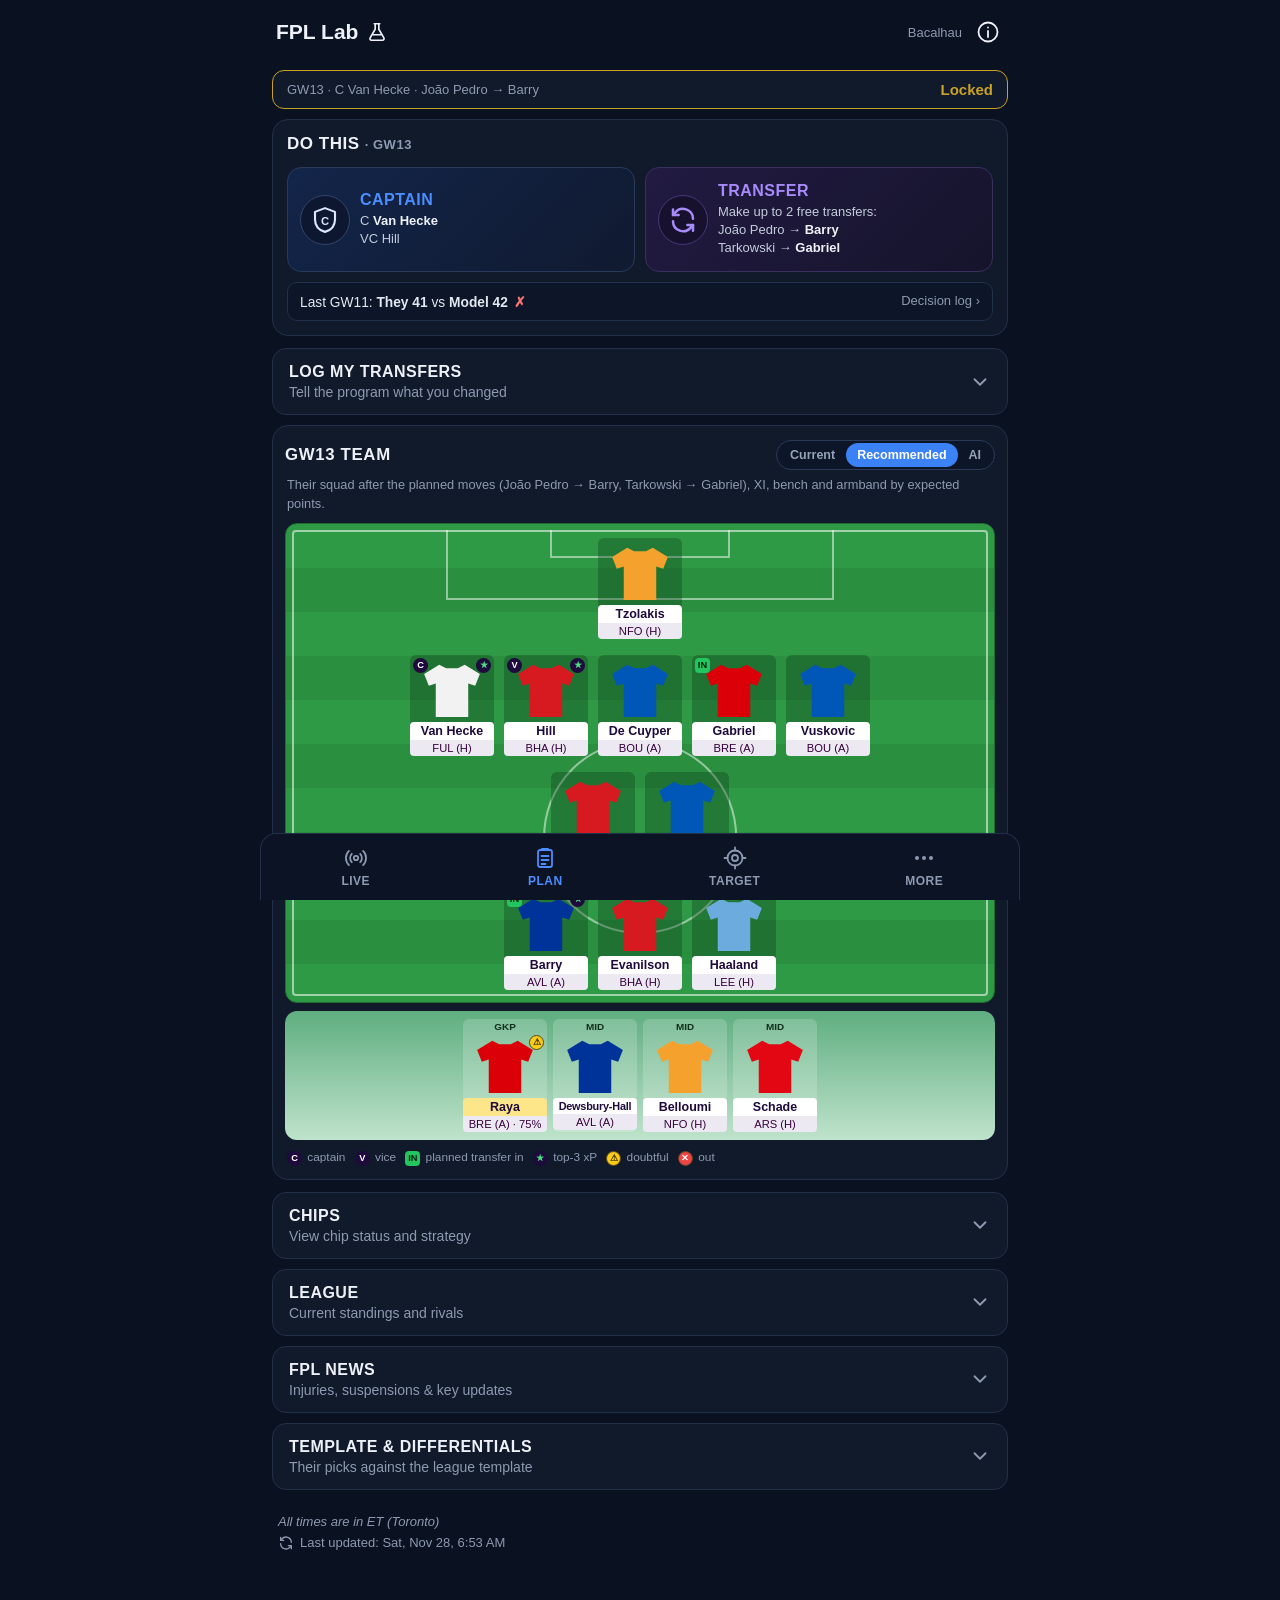
<file: bacalhau.html>
<!DOCTYPE html>
<html lang="en"><head><meta charset="utf-8"/><meta name="viewport" content="width=device-width,initial-scale=1"/>
<title>Bacalhau · FPL Lab</title>
<link rel="stylesheet" href="dashboard.css?v=b245bc27">
<style>footer a{color:var(--gold)}</style></head><body>
<header><div class="eyebrow">FPL Performance Lab</div><h1 id="teamName">Bacalhau</h1><div class="sub" id="meta"></div></header>
<div class="kpis" id="kpis"></div>
<div class="deadline-bar" id="deadlineBanner"></div><div id="chipAlert"></div><div id="liveBar"></div>
<nav class="tabs" id="tabs"></nav>
<section id="season" class="on"></section><section id="bench"></section><section id="captain"></section><section id="aiPlan"></section><section id="aiResults"></section><section id="aiDecision"></section><section id="transfers"></section>
<section id="plan"></section><section id="wildcard"></section><section id="strategy"></section><section id="stratFixtures"></section><section id="stratPlayers"></section><section id="stratRegress"></section><section id="revRegress"></section><section id="stratDefcon"></section><section id="stratRotation"></section><section id="stratFormFdr"></section><section id="stratValue"></section><section id="stratPrice"></section><section id="stratInjury"></section><section id="target1"></section><section id="target3"></section><section id="target6"></section><section id="leagues"></section><section id="news"></section><section id="setPieces"></section><section id="fh"></section><section id="chips"></section>
<footer id="foot"></footer>
<script src="dashboard-common.js?v=98f9e011"></script>
<script src="swing.js?v=a8206ab1"></script>
<script src="bacalhau-data.js?v=f5955e46"></script>
<script src="news.js?v=74a55a74"></script>
<script src="exa-news.js?v=5fb4ed66"></script>
<script src="bacalhau-wildcard.js?v=8e139f3d"></script>
<script>
const W={"You":"They","you":"they","Your":"Their","own":"Bacalhau doesn't own"}; // wording for the shared renderers in dashboard-common.js

const D=window.FPL_DATA;
document.getElementById("teamName").textContent=D.team.name;
document.getElementById("meta").textContent=D.team.manager+" · ID "+D.team.id+" · updated "+toToronto(D.generated_at);
document.getElementById("kpis").innerHTML=[["Season points",D.team.overall_points],["Overall rank",fmt(D.team.overall_rank)],[(D.team.live_value!=null?"Sell value":"Squad value"),"£"+Number(D.team.live_value??D.team.value).toFixed(1)+"m"],["Bank","£"+Number(D.team.bank).toFixed(1)+"m"]].map(([k,v])=>`<div class="kpi"><span>${k}</span><b>${v}</b></div>`).join("");
startDeadlineBanner(D,"deadlineBanner");
document.getElementById("chipAlert").innerHTML=chipAlertBanner(D);
loadLive("Bacalhau");
const TAB_GROUPS=[
  {id:"review",label:"Review",tabs:[["season","Season"],["bench","Bench"],["captain","Captain"],["transfers","Transfers"],["chips","Chips"],["revRegress","Regression"]]},
  {id:"ai",label:"AI team",tabs:[["aiPlan","Plan"],["aiResults","Results"],["aiDecision","Decision"]]},
  {id:"plan",label:"Plan",tabs:[["plan","Next 2 GWs"],["fh","Free Hit"],["wildcard","Wildcard"]]},
  {id:"strategy",label:"Strategy",tabs:[["strategy","Chips & Hits"],["stratFixtures","Fixtures"],["stratPlayers","XGA"],["stratRegress","Regression"],["stratDefcon","DEFCON"],["stratFormFdr","Form/FDR"],["stratValue","Value"]]},
  {id:"target",label:"Target",tabs:[["target1","1 GW"],["target3","3 GW"],["target6","6 GW"]]},
  {id:"intel",label:"Intel",tabs:[["news","News"],["stratInjury","Injury"],["stratRotation","Rotation"],["stratPrice","Price radar"],["setPieces","Set pieces"]]},
  {id:"league",label:"Leagues",tabs:[["leagues","Leagues"]]}
];
let activeGroup="review", activeTab="season";
const TAB_KEY="fpl-lab:tab:bacalhau";
{const r=restoreTab(TAB_GROUPS,TAB_KEY,activeGroup,activeTab); activeGroup=r.group; activeTab=r.tab;}
document.getElementById("tabs").onclick=e=>{const b=e.target.closest("button"); if(!b) return;
  if(b.dataset.group){activeGroup=b.dataset.group; const first=(TAB_GROUPS.find(x=>x.id===activeGroup)||{}).tabs||[]; if(!first.some(t=>t[0]===activeTab)) activeTab=first[0][0];}
  else if(b.dataset.id){activeTab=b.dataset.id; const owner=TAB_GROUPS.find(x=>x.tabs.some(t=>t[0]===activeTab)); if(owner) activeGroup=owner.id;}
  paintTabs();};
window.addEventListener("hashchange",()=>{const r=restoreTab(TAB_GROUPS,TAB_KEY,activeGroup,activeTab); if(r.tab!==activeTab){activeGroup=r.group; activeTab=r.tab; paintTabs();}});
paintTabs();
document.getElementById("season").innerHTML=dailyCheckCard(D)+gwTable();
const benchKeys=Object.keys(D.bench_audit||{}).sort((a,b)=>Number(String(b).replace(/\D/g,""))-Number(String(a).replace(/\D/g,"")));  // newest GW first
document.getElementById("bench").innerHTML=(benchKeys.length?benchKeys.map((k,i)=>benchBlock(k,k.toUpperCase(),i===0)).join(""):`<div class="card"><h2>Bench audit</h2><p class="note">No finished GW bench audit yet.</p></div>`)+`<ul class="note-list"><li>Green They = matched or beat the process benchmark; red They = fell short of it</li><li>Process/Hindsight are reference lines, not verdicts</li><li>Chips: green = correct sit, red = process miss, yellow = variance</li></ul>`;
renderCaptain(D);
renderRegression(D);
renderAiTeam(D,"Bacalhau");
function renderTransfers(){
  const rows=D.transfers||[];
  const total=rows.reduce((s,t)=>s+trNet(t),0);
  const by={}; for(const t of rows){const g=t.gw??"?"; by[g]=(by[g]||0)+trNet(t);}
  const gwLines=Object.keys(by).sort((a,b)=>Number(a)-Number(b)).map(g=>`<div class="chip">GW${g} · <b class="${cls(by[g])}">${sign(by[g])}</b></div>`).join("");
  const priceCell=t=>t.inn==="ROLL"?"–":`£${(t.out_price??0).toFixed(1)} → £${(t.in_price??0).toFixed(1)}`;
  const body=rows.map(t=>`<tr><td>GW${t.gw??"-"}</td><td>${esc(t.out)} → ${esc(t.inn)}</td><td>${t.chip?"–":priceCell(t)}</td><td class="${cls(trNet(t))}">${t.chip?"–":esc(t.net)}</td><td>${esc(t.verdict||"")}</td></tr>`).join("");
  const FL=D.ft_ledger||{};
  const ftRows=(FL.rows||[]).map(r=>`<tr><td>GW${r.gw}${r.chip?` <span class="pill used">${r.chip==="freehit"?"FH":"WC"}</span>`:""}</td><td>${r.had==null?"–":r.had}</td><td>${r.made}${r.chip?" (free)":""}</td><td class="${r.hit?"neg":""}">${r.hit?"−"+r.hit*4:"–"}</td><td><b>${r.left}</b></td></tr>`).join("");
  const ftCard=ftRows?`<div class="card"><h2>Free transfers · ${FL.next??"?"} for GW${FL.next_gw??"?"}</h2><ul class="note-list"><li>+1 free transfer each GW, banked up to 5; each transfer uses one, extras cost −4</li><li>Free Hit / Wildcard weeks: moves are free and the bank is carried through unchanged (nothing used, nothing added)</li><li>GW1 is the initial squad, so it banks nothing</li></ul><table class="table-compact"><thead><tr><th style="width:26%">GW</th><th style="width:18%">Had</th><th style="width:24%">Made</th><th style="width:16%">Hit</th><th style="width:16%">Left</th></tr></thead><tbody>${ftRows}</tbody></table></div>`:"";
  document.getElementById("transfers").innerHTML=rows.length
    ?ftCard+`<div class="card"><h2>Transfer points</h2><p class="note">Season net <b class="${cls(total)}">${sign(total)}</b></p><div class="xi">${gwLines}</div></div><div class="card"><h2>Transfers</h2><ul class="note-list"><li>Price = what Bacalhau sold the outgoing player for → what they paid for the incoming player, per FPL's own transfer record</li></ul><table><thead><tr><th>GW</th><th>Move</th><th>Price</th><th>Net</th><th>Verdict</th></tr></thead><tbody>${body}</tbody></table></div>`
    :`<div class="card"><h2>Transfers</h2><p class="note">No transfer-by-transfer list yet.</p></div>`;
}
renderTransfers();
function renderPlan(){
  const P=D.plan||{},up=P.upcoming||[];
  if(!up.length){document.getElementById("plan").innerHTML=`<div class="warn">Waiting for refresh.</div>`;return;}
  const heads=up.map(u=>`<th>GW${u.gw}</th>`).join("");
  const avail=P.availability||{};
  const rows=(P.rows||[]).map(r=>{
    const a=avail[r[1]]||null;
    const badge=a&&a.label?` <span class="pill used">${esc(a.label)}</span>`:"";
    let c=`<td>${esc(r[1])}${badge}</td><td>${esc(r[0])}</td>`;
    for(let i=0;i<up.length;i++){
      const xi=((P.xis||{})["gw"+up[i].gw]||{}).xi||[];
      const started=new Set(xi.map(n=>String(n).split(" (")[0]));
      let call=String(r[3+i*3])==="Blank"?"BLANK":(started.has(r[1])?"START":"SIT");
      c+=`<td>${esc(r[3+i*3])} <b class="${call==="START"?"pos":"neg"}">${call}</b></td>`;
    }
    return `<tr>${c}</tr>`;
  }).join("");
  const T=P.transfer||{}; const move=T.move;
  const actionLine=T.action==="TRANSFER"&&move?`${esc(move.out)} → ${esc(move.inn)}`:"Roll the free transfer";
  const squad=(P.rows||[]).map(r=>r[1]); const clubs={}; (P.rows||[]).forEach(r=>clubs[r[1]]=r[2]);
  const gw0=up[0]&&up[0].gw; const started=((((P.xis||{})["gw"+gw0]||{}).xi)||[]).map(n=>String(n).split(" (")[0]);
  const vs=newsVsSquad(squad, started, clubs);
  const benches=(P.bench_calls||[]).map(b=>`<div class="card"><h2>GW${b.gw} bench</h2><p class="note">Sit first: <b>${esc(b.worst||"-")}</b> · ${esc(b.why||"")}</p><div class="xi">${(b.sit||[]).map(x=>`<div class="chip sit">${esc(x)}</div>`).join("")}</div></div>`).join("");
  const transferCard=`<div class="card"><h2>Transfer · ${esc(T.action||"ROLL")} · ${T.ft_available??"?"} FT · bank £${Number(D.team.bank).toFixed(1)}</h2><p class="note"><b>${esc(actionLine)}</b></p><p class="note">${esc(T.reason||"")}</p></div>`;
  const injuryNote=Object.keys(avail).length?`<p class="note">Availability from FPL: ${esc(Object.entries(avail).map(([n,a])=>n+" "+(a.label||a.kind)).join(" · "))}</p>`:`<p class="note">No injury flags in current Bacalhau plan data.</p>`;
  const TT=D.transfer_targets||{};
  const ttXgRows=(TT.xg||[]).map(r=>`<tr><td>${nameCell(r.name,r.club)}${sigNote(r)}</td><td>${esc(r.pos)}</td><td>£${r.cost.toFixed(1)}</td><td>${Number(r.xgi_p90).toFixed(2)}</td><td>${r.goals}+${r.assists}</td></tr>`).join("")||`<tr><td colspan="5"><span class="note">No qualifying non-owned players yet.</span></td></tr>`;
  const ttDcRows=(TT.defcon||[]).map(r=>`<tr><td>${nameCell(r.name,r.club)}${sigNote(r)}</td><td>${esc(r.pos)}</td><td>£${r.cost.toFixed(1)}</td><td>${r.per90}/${r.threshold}</td></tr>`).join("")||`<tr><td colspan="4"><span class="note">No non-owned players reliably hitting the threshold yet.</span></td></tr>`;
  const targetsCard=`<div class="card"><h2>Transfer targets · not owned</h2><ul class="note-list"><li>Players Bacalhau doesn't own yet (${TT.min_minutes??"?"}+ mins)</li><li>Same signals used to audit their squad, scouted league-wide</li></ul><h3>Strong underlying (xGI per 90)</h3><table class="table-compact"><thead><tr><th style="width:36%">Player</th><th style="width:10%">Pos</th><th style="width:14%">Cost</th><th style="width:20%">xGI/90</th><th style="width:20%">G+A</th></tr></thead><tbody>${ttXgRows}</tbody></table><h3>Reliable DEFCON</h3><table class="table-compact"><thead><tr><th style="width:38%">Player</th><th style="width:12%">Pos</th><th style="width:16%">Cost</th><th style="width:34%">P90/Thr</th></tr></thead><tbody>${ttDcRows}</tbody></table></div>`;
  const W=window.FPL_WILDCARD_WATCH;
  const wildcardNote=(W&&W.chips&&W.chips.wildcard==="active")?`<div class="warn">Bacalhau has Wildcard <b>active</b> for GW${W.gw} (${esc(W.status)} — captured ${esc(W.captured_at)}). See the Wildcard tab for the squad.</div>`:"";
  document.getElementById("plan").innerHTML=`${thisGwCard(D)}${plannerCardCompact(D)}${wildcardNote}${transferCard}${newsCard("News vs Bacalhau",vs)}${benches}<div class="card"><h2>Fixtures</h2>${injuryNote}<table><thead><tr><th>Player</th><th>Pos</th>${heads}</tr></thead><tbody>${rows}</tbody></table></div>${targetsCard}`;
}
renderPlan();
function renderWildcardWatch(){
  const W=window.FPL_WILDCARD_WATCH;
  if(!W){document.getElementById("wildcard").innerHTML=`<div class="card"><h2>Wildcard watch</h2><p class="note">No wildcard squad captured yet.</p></div>`;return;}
  const R=W.recommend||null;
  const epByName={};
  if(R){(R.xi_ep||[]).concat(R.bench_ep||[]).forEach(p=>epByName[p.name]=p);}
  const statusKls={out:"neg",doubt:"mid"};
  const head=`<thead><tr><th style="width:38%">Player</th><th style="width:12%">Pos</th><th style="width:28%">Fixture</th><th style="width:22%">EP</th></tr></thead>`;
  const row=p=>{
    const rp=epByName[p.name];
    const epVal=rp&&rp.ep_next!=null?rp.ep_next:"–";
    const kls=rp?(statusKls[rp.status]||""):"";
    const tag=p.captain?` <span class="pill used">C</span>`:p.vice?` <span class="pill free">VC</span>`:"";
    return `<tr><td>${nameCell(p.name,p.club)}${tag}</td><td>${esc(p.pos)}</td><td>${esc(p.fixture||"")}</td><td class="${kls}">${epVal}</td></tr>`;
  };
  const xiRows=(W.xi||[]).map(row).join("")||`<tr><td colspan="4"><span class="note">No XI captured.</span></td></tr>`;
  const benchRows=(W.bench||[]).map(row).join("")||`<tr><td colspan="4"><span class="note">No bench captured.</span></td></tr>`;

  let recCard;
  if(R){
    const theirCap=(W.xi||[]).find(p=>p.captain);
    const theirCapEp=theirCap&&epByName[theirCap.name]?epByName[theirCap.name].ep_next:null;
    const capDiffers=theirCap&&R.captain&&theirCap.name!==R.captain;
    const capLine=capDiffers
      ?`<p class="note">Bacalhau captained <b>${esc(theirCap.name)}</b>${theirCapEp!=null?` (${theirCapEp} EP)`:""} — <b>${esc(R.captain)}</b> projects higher at <b>${R.captain_ep??"?"}</b> EP.</p>`
      :`<p class="note">Recommended captain matches Bacalhau's pick: <b>${esc(R.captain||"?")}</b> (${R.captain_ep??"?"} EP).</p>`;
    const yourVice=(W.xi||[]).find(p=>p.vice);
    const viceDiffers=yourVice&&R.vice&&yourVice.name!==R.vice;
    const viceLine=`<p class="note">Recommended vice: <b>${esc(R.vice||"?")}</b> (${R.vice_ep??"?"} EP)${viceDiffers?` — Bacalhau's vice is <b>${esc(yourVice.name)}</b>${epByName[yourVice.name]&&epByName[yourVice.name].ep_next!=null?` (${epByName[yourVice.name].ep_next} EP)`:""}`:""}.</p>`;
    const benchOrderLine=(R.bench_order&&R.bench_order.length)?`<p class="note">${R.bench_order_changed?"Suggested bench order (auto-subs go in this order — theirs differs)":"Bench order looks right"}: ${R.bench_order.map((n,i)=>`${i+1}. <b>${esc(n)}</b>${epByName[n]&&epByName[n].ep_next!=null?` (${epByName[n].ep_next})`:""}${epByName[n]&&epByName[n].status&&epByName[n].status!=="ok"?` <span class="pill used">${esc(epByName[n].status)}</span>`:""}`).join(" → ")}</p>`:"";
    const swapRows=(R.bench_swaps||[]).map(s=>`<li><span class="who">${esc(s.bench)} (${s.bench_ep}) over ${esc(s.starter)} (${s.starter_ep})</span><div class="detail">This bench player projects higher than a starter in the same position — worth reconsidering before the deadline.</div></li>`).join("")||`<li><span class="note">No bench player currently out-projects a starter in their position.</span></li>`;
    const flagRows=(R.availability_flags||[]).map(f=>`<li><span class="who">${esc(f.name)}</span> <span class="pill used">${esc(f.label||"Flagged")}</span></li>`).join("")||`<li><span class="note">No injury/doubt flags on this squad right now.</span></li>`;
    recCard=`<div class="card"><h2>Captain &amp; bench recommendation</h2><ul class="note-list"><li>Based on the program's own expected points for the next gameweek (xG/xA model, fixture, minutes security, availability) — not FPL's ep_next, which just repeats last week's form · a doubtful player (under 75% to play) isn't picked as captain or vice · each starter is offered up for swap only once</li><li>Recomputed every refresh — a pre-deadline read, not a locked call</li></ul>${capLine}${viceLine}${benchOrderLine}<p class="note">Bench-swap watch</p><ul class="chiplist">${swapRows}</ul><p class="note">Availability flags</p><ul class="chiplist">${flagRows}</ul></div>`;
  } else {
    recCard=`<div class="card"><h2>Captain &amp; bench recommendation</h2><p class="note">Not computed yet — lands after the next refresh run.</p></div>`;
  }

  const WT=W.worth_tracker||null;
  const wtDeltaCls=cls;  // same colours as the Price-change radar: up = green, down = red
  let worthCard;
  if(WT){
    const wtHead=`<thead><tr><th style="width:37%">Player</th><th style="width:15%">Then</th><th style="width:15%">Now</th><th style="width:15%">Δ</th><th style="width:18%">New Δ</th></tr></thead>`;
    const wtRow=p=>{
      const statusTag=p.status==="removed"?` <span class="pill used">Dropped</span>`:p.status==="added"?` <span class="pill free">Added</span>`:"";
      const thenCell=p.baseline_cost!=null?`£${p.baseline_cost.toFixed(1)}`:"–";
      const nowCell=p.current_cost!=null?`£${p.current_cost.toFixed(1)}`:"–";
      const deltaCell=p.delta!=null?`<span class="${wtDeltaCls(p.delta)}">${sign(p.delta)}</span>`:"–";
      const sinceCell=p.delta_since_added!=null?`<span class="${wtDeltaCls(p.delta_since_added)}" title="Added at £${p.entry_cost.toFixed(1)}">${sign(p.delta_since_added)}</span>`:"–";
      return `<tr><td>${esc(p.name)}${statusTag}</td><td>${thenCell}</td><td>${nowCell}</td><td>${deltaCell}</td><td>${sinceCell}</td></tr>`;
    };
    const wtRows=(WT.players||[]).map(wtRow).join("")||`<tr><td colspan="5"><span class="note">No target squad captured yet.</span></td></tr>`;
    const logLi=e=>{
      if(e.event==="captured") return `<li><span class="who">${esc(e.date)}</span><div class="detail">${esc(e.detail)}</div></li>`;
      if(e.event==="price_change") return `<li><span class="who">${esc(e.date)} · ${esc(e.player)}</span><div class="detail">£${e.from.toFixed(1)} → £${e.to.toFixed(1)} (<span class="${wtDeltaCls(e.delta)}">${sign(e.delta)}</span>)</div></li>`;
      if(e.event==="removed") return `<li><span class="who">${esc(e.date)} · ${esc(e.player)}</span><div class="detail">Dropped from target squad at £${e.price_at_change.toFixed(1)}</div></li>`;
      if(e.event==="added") return `<li><span class="who">${esc(e.date)} · ${esc(e.player)}</span><div class="detail">Added to target squad at £${e.price_at_change.toFixed(1)}</div></li>`;
      return "";
    };
    const logRows=(WT.log||[]).slice().reverse().map(logLi).join("")||`<li><span class="note">No changes logged yet.</span></li>`;
    worthCard=`<div class="card"><h2>Team worth &amp; price tracker</h2><ul class="note-list"><li>Market cost to rebuild this exact target squad from scratch at today's prices, first captured ${esc(WT.baseline.date)}</li><li>Not the same as Bacalhau's live squad value below — that one nets in the sell-price they'd actually get for players already owned, via FPL's real profit-share rule; this one is a flat "buy every one of these 15 today" total</li><li>Bacalhau's live squad value reflects their last CONFIRMED squad — FPL can't expose an unconfirmed wildcard draft before its own deadline, not even to them, so the two numbers below won't match while a draft is in progress; this "Market cost to rebuild" line is the one that tracks the draft itself</li><li>Updated every refresh until the GW${W.gw} deadline</li></ul><p class="note">Market cost to rebuild now: <b>£${WT.current.total_cost.toFixed(1)}m</b> · vs first captured: <b class="${wtDeltaCls(WT.total_delta)}">${sign(WT.total_delta)}</b></p><p class="note">Bacalhau's live squad value (today's sell prices, FPL's profit-share rule): <b>£${Number(D.team.live_value??D.team.value).toFixed(1)}m</b> · FPL's last-deadline snapshot: <b>£${Number(D.team.value).toFixed(1)}m</b></p><table class="table-compact">${wtHead}<tbody>${wtRows}</tbody></table><h3>Change log</h3><ul class="chiplist">${logRows}</ul><ul class="legend-list"><li>Then/Now = price when first captured vs current price</li><li>Δ = price change since first captured — green = price went up, red = price went down (same colours as the Price-change radar) — an up-move means a pick you hold is worth more, but also that the plan costs more to buy until you own him</li><li>New Δ = price change since the specific pick was added — shown only when it differs from Δ (i.e. for names added after the original baseline capture)</li></ul></div>`;
  } else {
    worthCard=`<div class="card"><h2>Team worth &amp; price tracker</h2><p class="note">Not computed yet — lands after the next refresh run.</p></div>`;
  }

  const wc3=(D.targets&&D.targets.wc_top3)||[];
  const wcUsedNow=!!(D.chips_official&&D.chips_official.wildcard)&&(((D.deadline||{}).next_gw)||0)<20;
  const wc3Card=(wc3.length&&!wcUsedNow)?`<div class="card"><h2>WC names the room barely owns</h2><ul class="chiplist">${wc3.map(r=>`<li><span class="who">${esc(r.name)} · £${r.cost.toFixed(1)}</span><div class="detail">${esc((r.why||[]).join(" · ")||"–")}${r.esl_own!=null?" · ESL own "+r.esl_own+"/"+(r.esl_n??"?"):""}</div></li>`).join("")}</ul></div>`:"";

  document.getElementById("wildcard").innerHTML=`<div class="warn">${esc(W.note||"Provisional squad — hand-captured from Bacalhau's own Pick Team screen, not the FPL API. Can still change before the deadline.")}</div><div class="card"><h2>${esc(W.team)}'s Wildcard · GW${W.gw}</h2><p class="note">Deadline <b>${esc(W.deadline)}</b> · Captured ${esc(W.captured_at)} · Status: <b>${esc(W.status)}</b></p><p class="note">Starting XI</p><table class="table-compact">${head}<tbody>${xiRows}</tbody></table><p class="note">Bench</p><table class="table-compact">${head}<tbody>${benchRows}</tbody></table></div>${recCard}${worthCard}${wc3Card}${eslWildcardCard(W,D,W.team)}`;
}
renderWildcardWatch();
function renderStrategy(){
  const S=D.strategy||{};
  const STATUS_LABEL={used:"Used",open:"Open now",upcoming:"Not open yet",expired:"Expired"};
  // One row per chip instead of one full card per chip — 4 cards that each
  // said little more than "#1: used GW3, #2: opens GW20" cost a lot of
  // scroll for 8 short facts total.
  const chipCellTxt=w=>{
    if(!w) return "–";
    if(w.status==="used") return `Used GW${w.used_gw}`;
    if(w.status==="open") return `Open (GW${w.start}-${w.stop})`;
    if(w.status==="upcoming") return `Opens GW${w.start}`;
    return STATUS_LABEL[w.status]||w.status;
  };
  const chipRows=(S.chips||[]).map(c=>{
    const w1=(c.windows||[])[0], w2=(c.windows||[])[1];
    return `<tr><td>${esc(c.label)}</td><td class="${w1&&w1.status==="open"?"pos":""}">${chipCellTxt(w1)}</td><td class="${w2&&w2.status==="open"?"pos":""}">${chipCellTxt(w2)}</td></tr>`;
  }).join("");
  const chips=`<div class="card"><h2>Chips</h2><table class="table-compact"><thead><tr><th style="width:34%">Chip</th><th style="width:33%">#1</th><th style="width:33%">#2</th></tr></thead><tbody>${chipRows}</tbody></table></div>`;
  const H=S.hits||{};
  const hitsBlock=(H.rows&&H.rows.length)
    ?`<p class="note">Total hit cost <b class="neg">-${H.total_cost}</b> · Those moves netted <b class="${cls(H.total_moves_net)}">${sign(H.total_moves_net)}</b> · After cost <b class="${cls(H.net_after_cost)}">${sign(H.net_after_cost)}</b></p><ul class="chiplist">${H.rows.map(r=>`<li><span class="who">GW${r.gw}</span><div class="detail">Cost -${r.cost} · moves netted ${sign(r.moves_net)} · <b class="${r.paid_off?"pos":"neg"}">${r.paid_off?"Paid off":"Not worth it"}</b></div></li>`).join("")}</ul>`
    :`<p class="note">No hits taken this season.</p>`;
  const eslLg=((D.leagues&&D.leagues.mini)||[]).find(x=>x.id===125784);
  const eslTac=(eslLg&&eslLg.tactics)||null;
  const p2p3Card=rivalsCard(eslTac,"ESL","they");
  const F=S.fixtures||{};
  const fRows=(F.rows||[]).map(r=>{
    const flags=[(r.blanks&&r.blanks.length)?`Blank: ${r.blanks.join(", ")}`:"",(r.doubles&&r.doubles.length)?`Dbl: ${r.doubles.join(", ")}`:""].filter(Boolean).join(" · ");
    return `<tr><td>GW${r.gw}</td><td>${r.avg_fdr??"-"}</td><td>${esc(flags)||"–"}</td></tr>`;
  }).join("");
  const chipIsOpen=key=>{const c=(S.chips||[]).find(x=>x.chip===key);return !!(c && (c.windows||[]).some(w=>w.status==="open"));};
  const fhOpen=chipIsOpen("freehit"), bbOpen=chipIsOpen("bboost"), tcOpen=chipIsOpen("3xc");
  const wcOpen=chipIsOpen("wildcard");
  const NO_LIVE_CHIP="No live FH/BB/TC this half. "+(wcOpen?"A Wildcard is still available.":"The Wildcard is already used this half, so sit tight.");
  const easiest=F.easiest?`<p class="note">Easiest run: <b>GW${F.easiest.gw}</b> (avg FDR ${F.easiest.avg_fdr}) — a good week to sit tight rather than chip.</p>`:"";
  const hardest=F.hardest?`<p class="note">Toughest stretch: <b>GW${F.hardest.gw}</b> (avg FDR ${F.hardest.avg_fdr}) — ${fhOpen?"worth watching for a Free Hit.":NO_LIVE_CHIP}</p>`:"";
  const blankNote=F.first_blank?`<p class="note">Blank gameweek ahead: <b>GW${F.first_blank.gw}</b> — ${esc(F.first_blank.blanks.join(", "))} have no fixture.</p>`:`<p class="note">No blank gameweeks detected in this window.</p>`;
  const doubleNote=F.first_double?`<p class="note">Double gameweek ahead: <b>GW${F.first_double.gw}</b> — ${esc(F.first_double.doubles.join(", "))} play twice. ${(bbOpen||tcOpen)?"Bench Boost / Triple Captain candidate.":NO_LIVE_CHIP}</p>`:`<p class="note">No double gameweeks detected in this window.</p>`;
  const XG=D.xg_signal||{};
  const xgTagText=r=>{
    const bits=[];
    if(r.tag==="overperforming") bits.push("Overperforming");
    if(r.tag==="underperforming") bits.push("Underperforming");
    if((r.due||[]).includes("goal")) bits.push("Shot volume (Understat)");
    if((r.due||[]).includes("assist")) bits.push("Chance volume (Understat)");
    if(r.gc_tag==="riding_luck") bits.push("Defence lucky");
    if(r.gc_tag==="unlucky") bits.push("Defence unlucky");
    return bits.length?bits.map(esc).join("<br>"):"On track";
  };
  const xgTagCls=r=>{
    if(r.tag==="overperforming"||r.gc_tag==="riding_luck") return "neg";
    if(r.tag==="underperforming"||r.gc_tag==="unlucky") return "pos";
    return "";
  };
  const xgDiffCls=r=>r.tag==="overperforming"?"neg":r.tag==="underperforming"?"pos":"";
  const xgHead=`<thead><tr><th style="width:30%">Player</th><th style="width:9%">Pos</th><th style="width:19%">G+A/xGI</th><th style="width:13%">Diff</th><th style="width:29%">Tag</th></tr></thead>`;
  const xgNext=r=>"";
  const xgRow=r=>`<tr><td class="wrap">${nameCell(r.name,r.club)}${xgNext(r)}</td><td>${esc(r.pos)}</td><td>${r.gi}/${r.xgi}</td><td class="${xgDiffCls(r)}">${sign(r.diff)}</td><td class="wrap ${xgTagCls(r)}">${xgTagText(r)}</td></tr>`;
  const xgRows=(XG.rows||[]).map(xgRow).join("")||`<tr><td colspan="5"><span class="note">No squad players with ${XG.min_minutes??"?"}+ minutes yet.</span></td></tr>`;
  const xgTopHead=`<thead><tr><th style="width:36%">Player</th><th style="width:10%">Pos</th><th style="width:14%">Cost</th><th style="width:20%">xGI/90</th><th style="width:20%">G+A</th></tr></thead>`;
  const xgTopRow=r=>`<tr><td class="wrap">${nameCell(r.name,r.club)}${xgNext(r)}${sigNote(r)}</td><td>${esc(r.pos)}</td><td>£${r.cost.toFixed(1)}</td><td>${Number(r.xgi_p90).toFixed(2)}</td><td>${r.goals}+${r.assists}</td></tr>`;
  const xgTopRows=(XG.top||[]).map(xgTopRow).join("")||`<tr><td colspan="5"><span class="note">No qualifying players yet.</span></td></tr>`;
  const IM=XG.imminent||{};
  const imUS=IM.source==="understat";
  const fdrCls=r=>r.fdr==null?"":(r.fdr<=2?"pos":(r.fdr>=4?"neg":""));
  const imHead=k=>`<thead><tr><th style="width:24%">Player</th><th style="width:8%">Pos</th><th style="width:11%">Cost</th>${imUS?(k==="goal"?`<th style="width:11%">SoT</th><th style="width:10%">Big</th><th style="width:10%">G</th>`:`<th style="width:11%">Key</th><th style="width:10%">Big</th><th style="width:10%">A</th>`):`<th style="width:25%">${k==="goal"?"xG / goals":"xA / assists"}</th><th style="width:24%">Last</th>`}${imUS?`<th style="width:16%">Next</th>`:""}</tr></thead>`;
  const imRow=k=>r=>`<tr><td>${nameCell(r.name,r.club)}</td><td>${esc(r.pos)}</td><td>£${r.cost.toFixed(1)}</td>${imUS?(k==="goal"?`<td class="pos">${r.sot}</td><td class="pos">${r.big}</td><td>${r.goals}</td>`:`<td class="pos">${r.cc}</td><td class="pos">${r.big_cc}</td><td>${r.assists}</td>`):`<td class="pos">${k==="goal"?r.xg+" / "+r.goals:r.xa+" / "+r.assists}</td><td>${r.gws} GWs</td>`}${imUS?`<td class="${fdrCls(r)}" title="${r.owned_pct}% owned">${esc(r.next||"–")}</td>`:""}</tr>`;
  const imCols=imUS?7:5;
  const imRows=k=>(IM[k]||[]).map(imRow(k)).join("")||`<tr><td colspan="${imCols}"><span class="note">None meet the threshold right now.</span></td></tr>`;
  const imLegend=imUS
    ?`<li>Goals list: ${esc(IM.goal_rule||"")}. Assists list: ${esc(IM.assist_rule||"")}. Only players with no return yet in the last ${IM.window??"?"} appearances.</li><li>SoT = shots on target; Big = shots worth 0.3+ xG; Key = shots set up for a teammate; G / A = goals / assists in that window (Understat per-shot data)</li><li>Ranked by volume plus the next fixture and a small bonus under 10% ownership. A shortlist of players getting chances, not a prediction that a goal is overdue — see the track record below</li>`
    :`<li>High chance volume = ${IM.min_xg??"?"}+ xG over the last ${IM.window??"?"} appearances with no goal; assists ${IM.min_xa??"?"}+ xA with no assist</li><li>Understat was unreachable on this refresh, so FPL's own xG / xA stand in for shots and chances created</li>`;
  const VLall=Object.values(D.volume_log||{}).filter(Boolean).sort((a,b)=>b.gw-a.gw);
  const VL=VLall.filter(e=>e.graded&&e.rule===2), VLpending=VLall.filter(e=>!e.graded), VLold=VLall.filter(e=>e.graded&&e.rule!==2);
  const vlStat=(e,kind)=>{const all=(e.flags||[]).filter(f=>f.kind===kind);const pl=all.filter(f=>f.played);const hit=pl.filter(f=>f.got>0).length;return {all:all.length,n:pl.length,hit,base:(e.baseline_att||e.baseline||{})[kind]};};
  const pct=(h,n)=>n?Math.round(100*h/n)+"%":"–";
  const vlTot=kind=>{let n=0,hit=0,all=0,bn=0,bh=0;VL.forEach(e=>{const x=vlStat(e,kind);n+=x.n;hit+=x.hit;all+=x.all;if(x.base!=null){bn+=x.n;bh+=x.n*x.base;}});return {n,hit,all,base:bn?Math.round(100*bh/bn)+"%":"–"};};
  const vlPos=kind=>{const m={};VL.forEach(e=>(e.flags||[]).forEach(f=>{if(f.kind!==kind||!f.played||!f.pos)return;const x=m[f.pos]||(m[f.pos]={n:0,h:0});x.n++;if(f.got>0)x.h++;}));const bits=["FWD","MID","DEF"].filter(p=>m[p]).map(p=>`${p} ${m[p].h}/${m[p].n}`);return bits.length?`<div class="detail">By position · ${bits.map(esc).join(" · ")}</div>`:"";};
  const tg=vlTot("goal"),ta=vlTot("assist"),tc={n:tg.n+ta.n,hit:tg.hit+ta.hit};
  const vlOutcome=f=>!f.played?`<span class="note">Did not play</span>`:(f.got>0?`<b class="pos">✓ ${f.kind==="goal"?"Scored":"Assisted"}${f.got>1?" ×"+f.got:""}</b>`:`<b class="neg">✗ No ${f.kind==="goal"?"goal":"assist"}</b>`);
  const vlList=(e,kind)=>(e.flags||[]).filter(f=>f.kind===kind).map(f=>`<tr><td>${esc(f.name)} <span class="note">${esc(f.club)}</span></td><td>${vlOutcome(f)}</td></tr>`).join("");
  const vlBlock=(e,i)=>{const g=vlStat(e,"goal"),a=vlStat(e,"assist");return `<details class="card fold"${i===0?" open":""}><summary><h2>GW${e.gw}</h2><span class="foldsum">Goals <b class="${g.hit?"pos":""}">${g.hit}/${g.n}</b> · Assists <b class="${a.hit?"pos":""}">${a.hit}/${a.n}</b>${e.backfilled?` <span class="note">(rebuilt)</span>`:""}</span></summary><table class="table-compact"><thead><tr><th style="width:55%">Predicted to score</th><th style="width:45%">Result in GW${e.gw}</th></tr></thead><tbody>${vlList(e,"goal")||`<tr><td colspan="2"><span class="note">None flagged</span></td></tr>`}</tbody></table><table class="table-compact"><thead><tr><th style="width:55%">Predicted to assist</th><th style="width:45%">Result in GW${e.gw}</th></tr></thead><tbody>${vlList(e,"assist")||`<tr><td colspan="2"><span class="note">None flagged</span></td></tr>`}</tbody></table><p class="note">Attacking-starter baseline that week: ${(e.baseline_att||e.baseline)?Math.round(100*(e.baseline_att||e.baseline).goal)+"% of attacking starters who played scored, "+Math.round(100*(e.baseline_att||e.baseline).assist)+"% assisted":"–"}</p></details>`;};
  const vlDistinct=new Set();VL.forEach(e=>(e.flags||[]).forEach(f=>{if(f.played)vlDistinct.add(f.name+"|"+f.club);}));
  const _bw=[[tg.base,tg.n],[ta.base,ta.n]].map(([b,n])=>[parseFloat(b),n]).filter(([b,n])=>!isNaN(b)&&n>0);
  const vlBase=_bw.length?Math.round(_bw.reduce((s,[b,n])=>s+b*n,0)/_bw.reduce((s,[,n])=>s+n,0)):null;
  const vlVerdict=(tc.n>=20&&vlBase!=null)?(100*tc.hit/tc.n<vlBase?`<div class="detail"><b>Below the baseline so far (${pct(tc.hit,tc.n)} vs ${vlBase}%): use these lists only to see who is getting chances, not to buy.</b></div>`:`<div class="detail">At or above the baseline so far (${pct(tc.hit,tc.n)} vs ${vlBase}%).</div>`):"";
  const vlOldLine=(()=>{if(!VLold.length) return ""; let gn=0,gh=0,an=0,ah=0; VLold.forEach(e=>{const g=vlStat(e,"goal"),a=vlStat(e,"assist"); gn+=g.n;gh+=g.hit;an+=a.n;ah+=a.hit;}); return `<p class="note"><b>Earlier screen</b> (GW${Math.min(...VLold.map(e=>e.gw))}-${Math.max(...VLold.map(e=>e.gw))}: 3 shots on target or 2 big chances, kept apart from the new rule): goals ${gh}/${gn} (${pct(gh,gn)}), assists ${ah}/${an} (${pct(ah,an)}).</p>`;})();
  const vlCard=`<h3>Track record · did the flagged players deliver?</h3><p class="note">Graded against FPL's final points once a gameweek is settled</p>${vlOldLine}${VL.length?"":`<p class="note">The new screen (10+ shots / 8+ chances created) has no settled gameweek yet: its first result appears after the GW${(VLpending[0]||{}).gw||""} games are settled.</p>`}${VL.length?`<div class="card"><h2>Success rate</h2><ul class="chiplist"><li><span class="who">Goal list</span><span><b>${tg.hit}/${tg.n}</b> scored (${pct(tg.hit,tg.n)})</span><div class="detail">Attacking-starter baseline ${tg.base} · ${tg.all-tg.n} flagged did not play</div>${vlPos("goal")}</li><li><span class="who">Assist list</span><span><b>${ta.hit}/${ta.n}</b> assisted (${pct(ta.hit,ta.n)})</span><div class="detail">Attacking-starter baseline ${ta.base} · ${ta.all-ta.n} flagged did not play</div>${vlPos("assist")}</li><li><span class="who">Combined</span><span><b>${tc.hit}/${tc.n}</b> delivered (${pct(tc.hit,tc.n)})</span><div class="detail">Over ${VL.length} graded gameweek${VL.length===1?"":"s"}; only players who played count. ${tc.n} flags are ${vlDistinct.size} different players (repeats count each week)</div>${vlVerdict}</li></ul></div>${VL.map(vlBlock).join("")}`:`<p class="note">Starts filling once a flagged gameweek finishes.</p>`}${VLpending.map(e=>`<p class="note">GW${e.gw}: ${(e.flags||[]).length} players flagged, results after the gameweek finishes</p>`).join("")}<ul class="legend-list"><li>Each gameweek's lists are rebuilt from only the matches played before its deadline, then checked against FPL's goals and assists in that gameweek ("rebuilt" = recreated after the fact for gameweeks before this tracker existed; ownership % is today's)</li><li>Only flagged players who played count toward the rate. The baseline is the share of attacking starters (midfielders and forwards with 60+ minutes) that week who scored or assisted - a fair yardstick for players who are already starting. With so few flags the rate is noise until there are around 100 of them</li><li>A rate well above the baseline means the list is worth acting on; about equal means it only shows who is getting chances</li></ul>`;
  const imOld=`<h3>High chance volume · goals (players you don't own)</h3><p class="note">Source: Understat, last 4 appearances</p><table class="table-compact">${imHead("goal")}<tbody>${imRows("goal")}</tbody></table><h3>High chance volume · assists (players you don't own)</h3><p class="note">Source: Understat, last 4 appearances</p><table class="table-compact">${imHead("assist")}<tbody>${imRows("assist")}</tbody></table><ul class="legend-list">${imLegend}<li>Your own players show "Shot volume" / "Chance volume" in the squad table's Tag column</li></ul>${vlCard}`;
  const imCard=imUS?imminentCards(D)+vlCard:imOld;
  const xgRegHead=`<thead><tr><th style="width:38%">Player</th><th style="width:10%">Pos</th><th style="width:26%">G+A/xGI</th><th style="width:26%">Diff</th></tr></thead>`;
  const xgRegRow=r=>{
    const ctx="";
    const watch=(r.tag==="overperforming"&&r.fdr!=null&&r.fdr<=2)?` <span class="pill free">hold / watch</span>`:"";
    return `<tr><td class="wrap">${nameCell(r.name,r.club)}${watch}${ctx?`<div class="note">${ctx}</div>`:""}</td><td>${esc(r.pos)}</td><td>${r.gi}/${r.xgi}</td><td class="${xgDiffCls(r)}">${sign(r.diff)}</td></tr>`;};
  const xgDefRow=r=>`<tr><td class="wrap">${nameCell(r.name,r.club)}</td><td>${esc(r.pos)}</td><td>${r.goals_conceded}/${r.xgc}</td><td class="pos">${sign(-(r.gc_diff||0))}</td></tr>`;
  const xgDefRows=(XG.top_def_lucky||[]).map(xgDefRow).join("")||`<tr><td colspan="4"><span class="note">No qualifying defenders or keepers.</span></td></tr>`;
  const earlyNote=(XG.finished_gws!=null&&XG.finished_gws<10)?`<p class="note">Only ${XG.finished_gws} gameweeks played: treat these as a watch list, not a sell list.</p>`:"";
  const xgOverRows=(XG.top_over||[]).slice(0,6).map(xgRegRow).join("")||`<tr><td colspan="4"><span class="note">No qualifying players yet.</span></td></tr>`;
  const xgUnderRows=(XG.top_under||[]).slice(0,6).map(xgRegRow).join("")||`<tr><td colspan="4"><span class="note">No qualifying players yet.</span></td></tr>`;
  const xgCard=`<div class="card"><h2>XGA · underlying numbers</h2><ul class="note-list"><li>Squad players with ${XG.min_minutes??"?"}+ mins: actual goals + assists vs FPL's expected numbers (defenders and keepers: goals conceded vs expected)</li><li>A gap of ${XG.threshold??2}+ is tagged Overperforming / Underperforming</li></ul><h3>Bacalhau's squad</h3><p class="note">Source: FPL season xG/xA</p><table class="table-compact">${xgHead}<tbody>${xgRows}</tbody></table><h3>Top ${XG.top_n??"?"} xGI/90 · players you don't own</h3><p class="note">Source: FPL season xG/xA</p><table class="table-compact">${xgTopHead}<tbody>${xgTopRows}</tbody></table><h3>Returns vs xGI · players you don't own</h3><p class="note">Source: FPL season xG/xA. Red = above xGI, green = below; two seasons of history say these gaps mostly persist, so check the Regression tab to see who is really cooling (gap ${XG.under_soft??1.5}+)</p><table class="table-compact">${xgRegHead}<tbody>${xgOverRows}${xgUnderRows}</tbody></table>${earlyNote}<h3>Defence running lucky — goals conceded below xGC (defenders and keepers you don't own)</h3><p class="note">Source: FPL season xG/xA. Clean sheets that may not last; not a transfer order.</p><table class="table-compact"><thead><tr><th style="width:44%">Player</th><th style="width:12%">Pos</th><th style="width:22%">GC/xGC</th><th style="width:22%">Luck</th></tr></thead><tbody>${xgDefRows}</tbody></table>${imCard}<ul class="legend-list"><li>Track-record weeks before the starter/position filters were added still include some defenders; read the rate from the newer weeks</li><li>G+A/xGI = actual goal involvements vs FPL's own expected number</li><li>Diff = G+A minus xGI — red means overperforming, green means underperforming</li><li>Tag: Overperforming/Underperforming describe goals + assists vs FPL's xGI. They are not transfer orders - check the fixture, ownership and minutes first</li><li>Defence lucky/unlucky are separate: Defence lucky/unlucky (DEF/GKP only) flags goals conceded vs expected</li></ul></div>`;
  const DC=D.defcon||{};
  const dcTagLabel=r=>r.tag==="reliable"?"Yes":r.tag==="borderline"?"Close":"No";
  const dcTagCls=r=>r.tag==="reliable"?"pos":r.tag==="borderline"?"mid":"";
  const dcHead=`<thead><tr><th style="width:38%">Player</th><th style="width:12%">Pos</th><th style="width:26%">P90/Thr</th><th style="width:24%">Hits it</th></tr></thead>`;
  const dcRow=r=>`<tr><td>${nameCell(r.name,r.club)}</td><td>${esc(r.pos)}</td><td>${r.per90}/${r.threshold}</td><td class="${dcTagCls(r)}">${dcTagLabel(r)}</td></tr>`;
  const dcRows=(DC.rows||[]).map(dcRow).join("")||`<tr><td colspan="4"><span class="note">No qualifying squad players yet.</span></td></tr>`;
  const dcTopHead=`<thead><tr><th style="width:34%">Player</th><th style="width:10%">Pos</th><th style="width:14%">Cost</th><th style="width:22%">P90/Thr</th><th style="width:20%">Hits it</th></tr></thead>`;
  const dcTopRow=r=>`<tr><td>${nameCell(r.name,r.club)}${sigNote(r)}</td><td>${esc(r.pos)}</td><td>£${r.cost.toFixed(1)}</td><td>${r.per90}/${r.threshold}</td><td class="${dcTagCls(r)}">${dcTagLabel(r)}</td></tr>`;
  const dcTopRows=(DC.top||[]).map(dcTopRow).join("")||`<tr><td colspan="5"><span class="note">No qualifying players yet.</span></td></tr>`;
  const dcCard=`<div class="card"><h2>Defensive Contribution (DEFCON)</h2><ul class="note-list"><li>Squad outfield players (${DC.min_minutes??"?"}+ mins) vs the 2-pt defensive-actions threshold</li><li>"Hits it" = Yes/Close/No — green reliably clears it most matches</li><li>A real differentiator most casual managers ignore</li></ul><h3>Bacalhau's squad</h3><table class="table-compact">${dcHead}<tbody>${dcRows}</tbody></table><h3>Top ${DC.top_n??"?"} · players you don't own</h3><table class="table-compact">${dcTopHead}<tbody>${dcTopRows}</tbody></table><ul class="legend-list"><li>P90/Thr = combined defensive actions per 90 min vs the threshold needed (10 for DEF, 12 for MID/FWD — clearances+blocks+interceptions+tackles, plus recoveries for MID/FWD)</li></ul></div>`;
  const RR=D.rotation_risk||{};
  const rrGws=RR.gws||[];
  const rrTagLabel={falling:"Falling",declining:"Fading",rising:"Rising",starter:"Starter",fringe:"Fringe",mixed:"Mixed"};
  const rrKls={falling:"neg",declining:"neg",rising:"pos",mixed:"mid"};
  const rrWhy=r=>{
    if(r.reason==="injury"){const lbl=r.avail_label||"Flagged"; return `<span class="neg">${esc(lbl.replace("DOUBT ",""))}</span>`;}
    if(r.reason==="rotation") return `<span class="mid">Rotation</span>`;
    if(r.reason==="congestion") return `<span class="${r.rest_days!=null&&r.rest_days<=2?"neg":"mid"}">Congestion</span>`;
    if(r.reason==="squeeze") return `<span class="mid">Squeeze</span>`;
    if(r.reason==="unused") return `<span class="neg">Unused</span>`;
    if(r.reason==="rested") return `<span class="mid">Rested</span>`;
    return "–";
  };
  const rrRestCls=d=>d==null?"":d<=2?"used":d===3?"mid":"free";
  const rrRest=r=>r.rest_days!=null?`<span class="pill ${rrRestCls(r.rest_days)}" title="${esc((r.rest_days>=7?r.rest_days+" days since last match · ":"")+((r.between_labels&&r.between_labels.length)?"after "+r.between_labels.join(" + ")+" · ":"")+(r.next_match_label||"")+(r.following_label?" · then "+r.following_label:""))}">${r.rest_days>=7?"7d+":r.rest_days+"d"}</span>`:"–";
  const rrRows=(RR.rows||[]).map(r=>`<tr><td>${nameCell(r.name,r.club)}</td><td>${esc(r.pos)}</td><td>${r.minutes.join(" → ")}</td><td class="${rrKls[r.trend]||""}">${rrTagLabel[r.trend]||esc(r.trend)}</td><td>${rrRest(r)}</td><td>${rrWhy(r)}</td></tr>`).join("")||`<tr><td colspan="6"><span class="note">Not enough finished GWs yet for a trend.</span></td></tr>`;
  const rrExtra=(RR.rows||[]).filter(r=>r.news||r.rotation_note).map(r=>`<li><span class="who">${esc(r.name)}</span><div class="detail">${esc(r.rotation_note||r.news)}</div></li>`).join("");
  const rrCard=`<div class="card"><h2>Rotation &amp; injury risk${RR.target_gw?` · looking ahead to GW${RR.target_gw}`:""}</h2><ul class="note-list"><li>Real-world minutes over the last ${rrGws.length||"?"} finished GWs${rrGws.length?` (GW${rrGws[0]}-GW${rrGws[rrGws.length-1]})`:""}</li><li>Cross-checked against FPL's own injury/suspension status</li><li>Once a gameweek's deadline has passed its squad is locked, so Rest and the Why flags look only at what you can still act on: the club's first match of the NEXT gameweek, and any midweek European/cup tie before it. Rest = days between the club's last match before then and that match, counting ALL competitions (Champions League/Europa/Conference League/FA Cup/EFL Cup), not just Premier League — FPL's own data only covers Premier League fixtures, so this comes from fixturedownload.com feeds (Premier League, Champions/Europa/Conference League) plus Wikipedia for the EFL/FA Cup, refreshed at most every 30 minutes</li><li>Catches someone sliding out of the XI before it shows up as a bench-audit miss</li></ul><table class="table-compact"><thead><tr><th style="width:23%">Player</th><th style="width:9%">Pos</th><th style="width:23%">Mins</th><th style="width:12%">Trend</th><th style="width:14%">Rest</th><th style="width:19%">Why</th></tr></thead><tbody>${rrRows}</tbody></table><ul class="legend-list"><li>Mins = minutes in each of the last ${rrGws.length||"?"} finished GWs, oldest → newest</li><li>Falling = was starting (${RR.start_mins??46}+ mins), now fringe/bench</li><li>Declining = still starting but starts getting shorter</li><li>Rising = breaking into the side</li><li>Rest = days' rest before the club's first match of the upcoming gameweek (any competition, including a midweek tie in between); red ≤2 days, amber 3, green 4+; anything a week or longer just shows 7d+ (a long gap such as an international break says nothing about rotation); hover for the exact figure and the match after</li><li>Why:<ul class="why"><li>INJ / DOUBT / SUS: an FPL status flag explains the drop</li><li>Rotation: fit per FPL, but a Champions League/Europa/domestic-cup tie or general rotation is already reported elsewhere</li><li>Congestion: real fixture data shows ≤3 days' rest before the next match, regardless of minutes trend</li><li>Squeeze: the club plays again within 3 days after its next match, so that next game is the likelier one to be rotated; not shown for a player whose last three games were all 70+ minutes, nor after a break of a week or more</li><li>Unused: fit, but under 20 minutes in every gameweek of the window</li><li>Rested: fit, dropped, and no other-competition explanation found — worth watching</li></ul></li></ul>${rrExtra?`<ul class="chiplist">${rrExtra}</ul>`:""}</div>`;
  const FF=D.form_fdr||{};
  const ffRatioCls=v=>v==null?"":v>=2.5?"pos":v<=0.8?"neg":"";
  const ffHead=`<thead><tr><th style="width:28%">Player</th><th style="width:12%">Cost</th><th style="width:12%">Form</th><th style="width:28%">Fixture</th><th style="width:20%">Ratio</th></tr></thead>`;
  const ffRow=r=>`<tr><td>${nameCell(r.name,r.club)}</td><td>£${r.cost.toFixed(1)}</td><td>${r.form}</td><td>${esc(r.fixture)}${r.fdr!=null?" FDR"+r.fdr:""}</td><td class="${ffRatioCls(r.ratio)}">${r.ratio??"–"}</td></tr>`;
  const ffTables=["GKP","DEF","MID","FWD"].map(pos=>{
    const posRows=((FF.by_pos||{})[pos]||[]).map(ffRow).join("")||`<tr><td colspan="5"><span class="note">No qualifying players yet.</span></td></tr>`;
    return `<h3>${pos}</h3><table class="table-compact">${ffHead}<tbody>${posRows}</tbody></table>`;
  }).join("");
  const ffCard=`<div class="card"><h2>Form / FDR ratio</h2><ul class="note-list"><li>Top ${FF.top_n??"?"} per position, players you don't own (${FF.min_minutes??"?"}+ mins)</li><li>Recent form ÷ next fixture's difficulty (1 easiest – 5 hardest)</li><li>A hot player facing a hard game and a cold player with a soft one won't read the same as two separate numbers</li></ul>${ffTables}<ul class="legend-list"><li>Form = FPL's own average points over the last 30 days</li><li>Ratio = Form ÷ next fixture's FDR — green ≥2.5 (in form, easy game), red ≤0.8 (cold and/or tough)</li><li>Blank fixture = no ratio</li></ul></div>`;
  const PR=D.price_radar||{};
  const PT=D.price_trend||{};
  // ETA follows FPL's own projection (signals.price_eta: 90%+ = Tonight, 60-90% = Close); our own momentum streak is the fallback.
  // cost_change_event / transfers_in_event are per-gameweek counters, so "moved" means moved this gameweek, not today.
  const etaOf=r=>{
    const t=(PT[r.name+"|"+r.club]||PT[r.name]), streak=(t&&t.streak_days)||0;
    if(t&&t.eta) return [t.eta,t.eta_dir||0,streak];
    const p=r.fpl_pct;                                  // older data.js: same rule from the radar row
    if(p!=null&&Math.abs(p)>=90) return ["tonight",p>0?1:-1,streak];
    if(p!=null&&Math.abs(p)>=60) return ["close",p>0?1:-1,streak];
    return [streak>=3?"soon":streak>=1?"trend":"flat",r.momentum>0?1:-1,streak];
  };
  const etaLabel=r=>{
    const [k,,streak]=etaOf(r);
    const base=k==="tonight"?"Tonight":k==="close"?"Close":k==="soon"?"Soon":k==="trend"?`Trend ${streak}d`:"Flat";
    return r.changed_today?`${base} · moved this GW`:base;
  };
  const etaCls=r=>{
    const [k,d]=etaOf(r);
    return (k==="flat")?"":(d>0?"pos":d<0?"neg":"");
  };
  const priceRow=r=>{
    const todayMark=r.changed_today?`<span class="${cls(r.cost_change_today)}">${r.cost_change_today>0?"▲":"▼"}</span>`:"";
    const deltaCell=(r.expected_season_change==null||r.expected_season_change===r.season_change)?`<span class="${cls(r.season_change)}">${sign(r.season_change)}</span>`:`<span class="${cls(r.season_change)}">${sign(r.season_change)}</span>→<span class="${cls(r.expected_season_change)}">${sign(r.expected_season_change)}</span>`;
    return `<tr><td>${nameCell(r.name,r.club)}</td><td>${esc(r.pos)}</td><td>£${r.cost.toFixed(1)}${todayMark}</td><td class="${cls(r.momentum)}">${sign(r.momentum)}%</td><td>${deltaCell}</td><td class="${etaCls(r)}">${etaLabel(r)}</td></tr>`;
  };
  const priceHead=`<thead><tr><th style="width:24%">Player</th><th style="width:10%">Pos</th><th style="width:14%">Cost</th><th style="width:16%">NetTr</th><th style="width:20%">Price Δ</th><th style="width:16%">ETA</th></tr></thead>`;
  const squadRows=(PR.squad||[]).map(priceRow).join("")||`<tr><td colspan="6"><span class="note">No squad price data yet.</span></td></tr>`;
  const watchRows=(PR.watch||[]).map(priceRow).join("")||`<tr><td colspan="6"><span class="note">No wildcard-watch or Target-6 names outside the squad right now.</span></td></tr>`;
  const priceCard=`<div class="deadline-bar" id="priceCountdown"></div><div class="card"><h2>Price-change radar</h2><ul class="note-list"><li>FPL's own price-change progress (percent of the way to tonight's rise or fall; ±90% or more projects a move), with net transfers scaled by ownership alongside</li><li>FPL has never published its exact price-change algorithm</li><li>Scoped to the decision set — the squad, wildcard-watch names, and the WC shortlist — not the whole market</li></ul><h3>Bacalhau's squad</h3><table class="table-compact">${priceHead}<tbody>${squadRows}</tbody></table><h3>Wildcard watch &amp; WC shortlist</h3><table class="table-compact">${priceHead}<tbody>${watchRows}</tbody></table><ul class="legend-list"><li>NetTr = this gameweek's net transfers (in minus out) as a % of the player's own current owners — comparable across low- and high-ownership players</li><li>Price Δ = total change since the start of the season → projected total if the current swing turns into a change</li><li>▲/▼ = already moved today</li><li>ETA = how many consecutive days this player's momentum has leaned the same way, tracked ourselves refresh over refresh (FPL never published its real threshold, so this can't be exact) — "Soon" after 3+ same-direction days, "Trend Nd" earlier in a trend, "Flat" if it's noise-level or just flipped direction. Gets more reliable as more days of history build up</li><li>FPL only ever moves a price by £0.1m at a time — the projection is a direction call, not a probability</li></ul></div>`;
  const VB=D.value_board||{};
  const valueHead=`<thead><tr><th style="width:44%">Player</th><th style="width:18%">Cost</th><th style="width:16%">Pts</th><th style="width:22%">Pts/£1m</th></tr></thead>`;
  const valueRow=r=>`<tr><td>${nameCell(r.name,r.club)}</td><td>£${r.cost.toFixed(1)}</td><td>${r.points}</td><td><b>${r.value_per_1m}</b></td></tr>`;
  const valueTables=["GKP","DEF","MID","FWD"].map(pos=>{
    const posRows=((VB.by_pos||{})[pos]||[]).map(valueRow).join("")||`<tr><td colspan="4"><span class="note">No qualifying players yet.</span></td></tr>`;
    return `<h3>${pos}</h3><table class="table-compact">${valueHead}<tbody>${posRows}</tbody></table>`;
  }).join("");
  const valueCard=`<div class="card"><h2>Best points per £1m</h2><ul class="note-list"><li>Top ${VB.top_n??"?"} value picks per position among players you don't own (${VB.min_minutes??"?"}+ mins to filter out small-sample flukes)</li><li>Recomputed every refresh from current points and price</li><li>Moves as returns and prices change — not a fixed list</li></ul>${valueTables}</div>`;
  document.getElementById("strategy").innerHTML=`<div class="card"><h2>Free transfers</h2><p class="note">Bacalhau has <b>${S.free_transfers??"?"}</b> free transfer${S.free_transfers===1?"":"s"} banked for the next deadline.</p></div>${chips}${p2p3Card}<div class="card"><h2>Hits this season</h2>${hitsBlock}</div>`;
  document.getElementById("stratFixtures").innerHTML=`<div id="swingHost"></div>`+fixtureTickerCard(F,"Bacalhau")+`<div class="card"><h2>Blank and double gameweeks</h2>${blankNote}${doubleNote}</div>`;
  {const host=document.getElementById("swingHost"); host.innerHTML=fixtureSwingCard(D); initFixtureSwing(host,D);}
  document.getElementById("stratPlayers").innerHTML=xgCard;
  document.getElementById("stratDefcon").innerHTML=dcCard;
  document.getElementById("stratRotation").innerHTML=rrCard;
  document.getElementById("stratFormFdr").innerHTML=ffCard;
  document.getElementById("stratValue").innerHTML=valueCard;
  document.getElementById("stratPrice").innerHTML=priceCard;
  startPriceCountdown("priceCountdown");
  const IW=D.injury_watch||{};
  const injStatusCls=r=>r.status==="out"?"neg":"mid";
  const yoursTag=r=>r.yours?` <span class="pill free">Bacalhau's</span>`:"";
  const globalRows=(IW.rows||[]).slice(0, IW.top_n??15);
  const injRows=globalRows.map(r=>`<tr><td>${nameCell(r.name,r.club)}${yoursTag(r)}</td><td>${esc(r.pos)}</td><td>£${r.cost.toFixed(1)}</td><td>${r.owned_pct}%</td><td class="${injStatusCls(r)}">${esc(r.label||r.status)}</td></tr>`).join("")||`<tr><td colspan="5"><span class="note">No high-ownership injury/doubt flags right now.</span></td></tr>`;
  const LW=IW.league||null;
  const leagueRows=((LW&&LW.rows)||[]).map(r=>`<tr><td>${nameCell(r.name,r.club)}${yoursTag(r)}</td><td>${esc(r.pos)}</td><td>£${r.cost.toFixed(1)}</td><td title="${r.league_own}/${LW.n??"?"} rivals own">${r.league_eo!=null?r.league_eo+"%":"–"}</td><td class="${injStatusCls(r)}">${esc(r.label||r.status)}</td></tr>`).join("")||`<tr><td colspan="5"><span class="note">No out/doubtful players currently owned in ${esc((LW&&LW.name)||"this league")}.</span></td></tr>`;
  const injuryCard=`<div class="card"><h2>Injury watch</h2><h3>Highest ownership · league-wide</h3><ul class="note-list"><li>Top ${IW.top_n??"?"} most-owned players league-wide currently flagged out or doubtful by FPL</li><li>Ownership % — not true Effective Ownership, FPL doesn't publish global captaincy rates to weight it by</li><li>A widely-owned player's injury swings a lot of teams' gameweeks, possibly yours too</li></ul><table class="table-compact"><thead><tr><th style="width:32%">Player</th><th style="width:10%">Pos</th><th style="width:14%">Cost</th><th style="width:18%">Owned%</th><th style="width:26%">Status</th></tr></thead><tbody>${injRows}</tbody></table><h3>${esc((LW&&LW.name)||"This mini-league")}</h3><ul class="note-list"><li>Out/doubtful players at least one of Bacalhau's rivals in ${esc((LW&&LW.name)||"this league")} owns, ranked by Effective Ownership (EO) among those ${LW&&LW.n?LW.n+" ":""}rivals — Bacalhau's own team is left out</li><li>EO = how many of their points the average rival squad collects, from rivals' squads at the last deadline: benched 0, starting 1×, captain 2×, triple captain 3×</li><li>Hover a percentage for the number of rival teams that own him</li></ul><table class="table-compact"><thead><tr><th style="width:32%">Player</th><th style="width:10%">Pos</th><th style="width:14%">Cost</th><th style="width:18%">EO%</th><th style="width:26%">Status</th></tr></thead><tbody>${leagueRows}</tbody></table></div>`;
  document.getElementById("stratInjury").innerHTML=injuryCard;
}
renderStrategy();
renderTargets();
function renderLeagues(){
  const L=D.leagues||{};
  const want=new Set([125784,494595]);
  const names=new Set(["european super league","momo cup"]);
  const list=(L.mini||[]).filter(lg=>want.has(lg.id)||names.has(String(lg.name||"").toLowerCase()));
  let mini="";
  for(const lg of list){
    const table=(lg.table||[]).map(r=>`<tr class="${r.me?"pos":""}"><td>${r.rank}</td><td>${esc(r.team)}${r.me?" · them":""}</td><td>${r.pts}</td></tr>`).join("");
    const templ=(lg.template||[]).map(x=>`<div class="chip">${esc(x.name)} · ${esc(x.club)} · ${x.count}/${x.n} (${x.own}%)</div>`).join("")||`<p class="note">They own the league template.</p>`;
    const diffs=(lg.diffs||[]).map(x=>`<div class="chip">${esc(x.name)} · ${esc(x.club)} · ${x.count}/${x.n} (${x.own}%)</div>`).join("")||`<p class="note">No low-owned picks here.</p>`;
    const T=lg.tactics||{};
    const startDiffs=(T.you_unique||[]).map(x=>`<div class="chip ok">${esc(x.name)} · ${x.own}% owned${x.vs_a?" vs "+(T.first&&T.first.rank?"P"+T.first.rank:"1st"):""}${x.vs_b?" vs "+(T.second&&T.second.rank?"P"+T.second.rank:"2nd"):""}</div>`).join("")||`<p class="note">Nothing rare enough to call a real diff vs 1st/2nd right now.</p>`;
    const copy=(T.they_share||[]).map(x=>`<div class="chip sit">${esc(x.name)} · ${x.count}/${x.n}</div>`).join("")||`<p class="note">1st and 2nd do not share a name they lack.</p>`;
    const caps=esc((T.cap_last||[]).map(x=>x.name+" "+x.count).join(" · ")||"—");
    const gap=T.gap_to_first==null?"":` · ${T.gap_to_first>0?"-"+T.gap_to_first:"+"+(-T.gap_to_first)} vs 1st`;
    const tacHeading=T.you_rank===1?"Defend the lead":(T.you_rank!=null&&T.you_rank>3?"Climb the table":"Vs 1st & 2nd");
    mini+=`<div class="card"><h2>${esc(tacHeading)}${gap}</h2><p class="note">${T.first&&T.first.rank?"P"+T.first.rank:"1st"}: <b>${esc((T.first&&T.first.name)||"?")}</b> ${(T.first&&T.first.pts)??""}${rivalExtra(T.first,"they")}</p><p class="note">${T.second&&T.second.rank?"P"+T.second.rank:"2nd"}: <b>${esc((T.second&&T.second.name)||"?")}</b> ${(T.second&&T.second.pts)??""}${rivalExtra(T.second,"they")}</p><p class="note">Green = their rare picks that 1st or 2nd don't own — real differentials, low league ownership</p><div class="xi">${startDiffs}</div><p class="note">Do not copy — both ahead own these</p><div class="xi">${copy}</div><p class="note">Last captains: ${caps}</p></div>`;
    if(T.neighbors){
      const Nb=T.neighbors;
      const nStart=(Nb.you_unique||[]).map(x=>`<div class="chip ok">${esc(x.name)} · ${x.own}% owned</div>`).join("")||`<p class="note">Nothing rare enough to call a real diff vs their neighbours right now.</p>`;
      const nCopy=(Nb.they_share||[]).map(x=>`<div class="chip sit">${esc(x.name)} · ${x.count}/${x.n}</div>`).join("")||`<p class="note">Their neighbours do not share a name they lack.</p>`;
      mini+=`<div class="card"><h2>Vs their neighbours</h2>${Nb.above?`<p class="note">Above (P${T.you_rank-1}): <b>${esc(Nb.above.name)}</b> ${Nb.above.pts} · ${Nb.above.gap} pts ahead${rivalExtra(Nb.above,"they")}</p>`:`<p class="note">Nobody above them.</p>`}${Nb.below?`<p class="note">Below (P${T.you_rank+1}): <b>${esc(Nb.below.name)}</b> ${Nb.below.pts} · ${Math.abs(Nb.below.gap)} pts behind${rivalExtra(Nb.below,"they")}</p>`:`<p class="note">Nobody below them.</p>`}<p class="note">Green = their rare picks that both neighbours lack</p><div class="xi">${nStart}</div><p class="note">Do not copy — both neighbours share these</p><div class="xi">${nCopy}</div></div>`;
    }
    mini+=`<div class="card"><h2>${esc(lg.name)} · ${lg.size} teams · they P${lg.rank}</h2><table><thead><tr><th>#</th><th>Team</th><th>Pts</th></tr></thead><tbody>${table}</tbody></table><p class="note">Template missing</p><div class="xi">${templ}</div><p class="note">Their differentials</p><div class="xi">${diffs}</div></div>`;
  }
  const ov=(L.public||[]).find(p=>p.id===314)||{rank:D.team&&D.team.overall_rank};
  const ot=(L.overall_template||[]).map(x=>`<div class="chip">${esc(x.name)} · ${esc(x.club)} · ${x.own}%</div>`).join("")||`<p class="note">They own the overall template (25%+).</p>`;
  const od=(L.overall_diffs||[]).map(x=>`<div class="chip">${esc(x.name)} · ${esc(x.club)} · ${x.own}%</div>`).join("")||`<p class="note">No overall differentials under 12%.</p>`;
  document.getElementById("leagues").innerHTML=`<div class="warn">Mini-league tactics use 1st and 2nd, not Overall %.</div><div class="card"><h2>Overall</h2><p class="note">Rank <b>${fmt(ov.rank)}</b> · ${D.team.overall_points} pts</p><p class="note">Template missing (25%+ owned, not in Bacalhau)</p><div class="xi">${ot}</div><p class="note">Their differentials (≤12%)</p><div class="xi">${od}</div></div>${mini}`;
}
renderLeagues();
const co=D.chips_official||{};
const FHNET=(D.fh_audit||(window.FPL_FH&&window.FPL_FH.audit)||null);
const CN=D.chip_net||{};
const CHIP_NET={bboost:CN.bboost||null,"3xc":CN["3xc"]||null,wildcard:CN.wildcard||null,freehit:CN.freehit||(FHNET?{net:FHNET.net,label:"vs unchanged squad (estimate)",note:FHNET.why}:null)};
for(const k of ["bboost_h2","3xc_h2","freehit_h2","wildcard_h2"]) CHIP_NET[k]=CN[k]||null;
const CHIP_ROWS=[["Bench Boost","bboost"],["Triple Captain","3xc"],["Free Hit","freehit"],["Wildcard","wildcard"]];
const secondHalf=((D.deadline||{}).next_gw||0)>=20||Object.keys(co).some(k=>/_h2$/.test(k)&&co[k]!=null);
document.getElementById("chips").innerHTML=`<div class="card"><h2>Chips</h2><p class="note">Updated ${esc(D.generated_at_et||"?")}${secondHalf?" · every chip can be played once in each half (reset at GW20)":""}</p>${secondHalf?`<h3>Second half (GW20+)</h3><ul class="chiplist">${CHIP_ROWS.map(([l,k])=>chipRow(l,k+"_h2")).join("")}</ul><h3>First half (GW1-19)</h3>`:""}<ul class="chiplist">${CHIP_ROWS.map(([l,k])=>chipRow(l,k)).join("")}</ul></div>`;
renderNews();
renderSetPieces();
function renderFh(){
  const used=(D.chips_official||{}).freehit;
  const A=D.fh_audit||null;
  if(A){
    const posOrder={GKP:0,DEF:1,MID:2,FWD:3};
    const xiChips=list=>(list||[]).slice().sort((a,b)=>(posOrder[a.pos]??9)-(posOrder[b.pos]??9)).map(p=>{
      const isCap=p.captain||p.mult>1;
      return `<div class="chip ${isCap?"ok":""}">${p.pos?esc(p.pos)+" · ":""}${esc(p.name)}${p.got!=null?" · "+p.got:""}${isCap?" (C)":""}</div>`;
    }).join("")||`<p class="note">No XI recorded.</p>`;
    document.getElementById("fh").innerHTML=`<div class="warn">GW${A.gw||used||""} Free Hit is done.</div><div class="card"><h2>FH vs original</h2>${fhHead(A)}<div class="compare2"><div><h3>Original XI${A.original_cap?" · C "+esc(A.original_cap):""}</h3><div class="xi">${xiChips(A.original_xi)}</div></div><div><h3>Free Hit XI${A.fh_cap?" · C "+esc(A.fh_cap):""}</h3><div class="xi">${xiChips(A.fh_xi)}</div></div></div></div>`;
    return;
  }
  if(used!=null){
    document.getElementById("fh").innerHTML=`<div class="card"><h2>Free Hit</h2><p class="note">Used GW${used}. No Bacalhau FH audit saved yet.</p></div>`;
    return;
  }
  document.getElementById("fh").innerHTML=`<div class="card"><h2>Free Hit</h2><p class="note">Officially unused. No FH XI to show for Bacalhau.</p></div>`;
}
renderFh();
document.getElementById("foot").innerHTML=`<a href="index.html">Shaaland</a> · Bacalhau 1360920 · Leagues: Overall + ESL + Momo Cup.`;

// New app shell (PLAN / TARGET / MORE) around everything rendered above.
try{labShell(D,{team:"Bacalhau",key:"bacalhau",they:true});}catch(e){console.warn("labShell",e);}
</script></body></html>
</file>
<file: dashboard.css>
:root{--bg:#070B10;--card:#101820;--ink:#F3F6F8;--muted:#8B95A1;--line:#1E2A36;--teal:#1B7F6E;--gold:#C9A227;--red:#E85D4C;--green:#3DDC97;--yellow:#E6C35C}
*{box-sizing:border-box}html,body{margin:0;background:var(--bg);color:var(--ink);font-family:-apple-system,BlinkMacSystemFont,sans-serif}
body{padding:16px 14px 64px;max-width:980px;margin:0 auto}
.eyebrow{font-size:11px;letter-spacing:.14em;text-transform:uppercase;color:var(--gold);font-weight:700}
h1{font-size:28px;margin:6px 0 4px}.sub{color:var(--muted);font-size:13px}
.kpis{display:grid;grid-template-columns:1fr 1fr;gap:10px;margin:16px 0}
@media(min-width:720px){.kpis{grid-template-columns:repeat(4,1fr)}}
.kpi{background:var(--card);border:1px solid var(--line);border-radius:14px;padding:14px}
.kpi b{display:block;font-size:22px}.kpi span{font-size:11px;color:var(--muted);text-transform:uppercase}
.tabs{display:flex;flex-direction:column;gap:8px;overflow:visible;padding:6px 0 14px;position:sticky;top:0;background:var(--bg);z-index:5}
.tab-groups,.tab-pills{display:flex;flex-wrap:wrap;gap:6px}
.tabs button{border:1px solid var(--line);background:#0C141C;color:var(--ink);border-radius:999px;padding:8px 12px;font-size:13px;white-space:nowrap}
.tabs button.on{background:var(--teal);border-color:var(--teal);font-weight:700}
.tabs button.group{border-radius:10px;font-size:11px;letter-spacing:.1em;text-transform:uppercase;color:var(--muted);padding:7px 10px}
.tabs button.group.on{color:var(--gold);border-color:var(--gold);background:#16120a;font-weight:700}
@media(max-width:720px){
  /* All tabs stay visible (wrapping) instead of scrolling sideways; tighter buttons keep the sticky bar short. */
  .tab-groups,.tab-pills{gap:4px}
  .tabs{gap:6px}
  .tabs button{padding:6px 9px;font-size:12px}
  .tabs button.group{padding:6px 8px;font-size:10px}
}
section{display:none}section.on{display:block}
.card{background:var(--card);border:1px solid var(--line);border-radius:16px;padding:14px;margin:0 0 12px}
.card h2{font-size:15px;margin:0 0 10px}table{width:100%;border-collapse:collapse;font-size:13px}
.table-scroll{overflow-x:auto;-webkit-overflow-scrolling:touch}
.table-scroll table{width:auto;min-width:100%}
.table-scroll th,.table-scroll td{white-space:nowrap}
.table-compact{table-layout:fixed}
.table-compact th{padding:6px 3px;font-size:10px;overflow:hidden;text-overflow:ellipsis;white-space:nowrap}
.table-compact td{padding:6px 3px;font-size:11px;overflow:hidden;text-overflow:ellipsis;white-space:nowrap}
.table-compact td.wrap{white-space:normal;text-overflow:clip;line-height:1.25}
@media(max-width:400px){
  .table-compact th{padding:5px 2px;font-size:9px;letter-spacing:-.02em}
  .table-compact td{padding:5px 2px;font-size:10px;letter-spacing:-.02em}
}
@media(max-width:340px){
  .table-compact th{padding:4px 1px;font-size:8.5px}
  .table-compact td{padding:4px 1px;font-size:9.5px}
}
th,td{padding:8px 6px;text-align:left;border-bottom:1px solid var(--line)}th{color:var(--muted);font-size:11px;text-transform:uppercase}
.pos{color:var(--green);font-weight:700}.neg{color:var(--red);font-weight:700}.mid{color:var(--yellow);font-weight:700}
.pill{display:inline-block;border-radius:999px;padding:2px 8px;font-size:11px;font-weight:700}
.table-compact .pill{padding:2px 6px;white-space:nowrap}
.pill.used{background:#3a1d1a;color:#ffb4a8}.pill.free{background:#16352e;color:#7dffc8}.pill.mid{background:#332a10;color:#f3d7a1}
.xi{display:flex;flex-wrap:wrap;gap:6px}.chip{background:#0C141C;border:1px solid var(--line);border-radius:10px;padding:8px 10px;font-size:13px}
.chip.sit{opacity:.55}.chip.ok{border-color:var(--green);color:var(--green)}
.chip.process{border-color:var(--red);color:var(--red)}
.chip.variance{border-color:var(--yellow);color:var(--yellow)}
.note{font-size:13px;color:var(--muted);line-height:1.45}
.note-list{font-size:13px;color:var(--muted);line-height:1.4;margin:0;padding-left:18px}
.note-list li{margin:3px 0}
.legend-list{font-size:11px;color:var(--muted);line-height:1.45;margin:8px 0 0;padding-left:16px}
.legend-list li{margin:2px 0}
.warn{background:#2a2010;border:1px solid #5a4520;color:#f3d7a1;border-radius:12px;padding:12px;font-size:13px;margin:0 0 12px}
footer{margin-top:22px;color:var(--muted);font-size:12px}
.chiplist{list-style:none;margin:0;padding:0}
.chiplist li{display:flex;flex-wrap:wrap;gap:8px;align-items:baseline;justify-content:space-between;padding:12px 0;border-bottom:1px solid var(--line)}
.chiplist li:last-child{border-bottom:0}
.chiplist .who{font-weight:700}.chiplist .detail{width:100%;color:var(--muted);font-size:13px;margin-top:4px}

.barrow{display:grid;grid-template-columns:88px 1fr 40px;gap:10px;align-items:center;margin:8px 0;font-size:12px;color:var(--muted);width:100%}
.track{height:10px;background:#0C141C;border:1px solid var(--line);border-radius:99px;overflow:hidden}
.track i{display:block;height:10px;border-radius:99px;background:var(--teal);min-width:4px}
.track i.you{background:var(--teal)}.track i.proc{background:var(--yellow)}.track i.hind{background:var(--red)}.track i.mid{background:var(--yellow)}.track i.bad{background:var(--red)}.track i.good{background:var(--green)}

.compare2{display:grid;grid-template-columns:1fr;gap:14px;margin-top:10px}
@media(min-width:640px){.compare2{grid-template-columns:1fr 1fr}}
.compare2>div{border:1px solid var(--line);border-radius:12px;padding:10px}
.compare2 h3{margin:0 0 8px;font-size:12px;color:var(--muted);text-transform:uppercase;letter-spacing:.04em;font-weight:700}
.card h3{margin:14px 0 8px;font-size:12px;color:var(--muted);text-transform:uppercase;letter-spacing:.04em;font-weight:700}
.card h3:first-child{margin-top:0}

.deadline-bar{background:var(--card);border:1px solid var(--gold);border-radius:12px;padding:10px 14px;margin:0 0 10px;font-size:13px;display:flex;justify-content:space-between;align-items:center;flex-wrap:wrap;gap:6px;color:var(--muted)}
.deadline-bar b{color:var(--gold);font-size:15px;white-space:nowrap}
.chip-alert{background:#12241f;border:1px solid var(--teal);border-radius:12px;padding:10px 14px;margin:0 0 10px;font-size:13px}
.chip-alert b{color:var(--green)}

/* fixture ticker: opponent cells coloured by FDR (1 easiest - 5 hardest) */
.ticker td.f{padding:4px 2px;text-align:center;font-size:11px;font-weight:700;white-space:nowrap;line-height:1.25}
.ticker td.f.d1,.ticker td.f.d2{background:#16352e;color:#7dffc8}
.ticker td.f.d3{background:#1b2735;color:var(--ink)}
.ticker td.f.d4{background:#332a10;color:#f3d7a1}
.ticker td.f.d5{background:#3a1d1a;color:#ffb4a8}
.ticker td.f.blank{color:var(--muted);font-weight:400}
.ticker tr.mine td:first-child{border-left:3px solid var(--gold)}
.ticker .who{display:block;font-size:10px;font-weight:400;color:var(--muted);white-space:normal;line-height:1.2}

/* bullet-list "Why" cells */
ul.why{margin:0;padding-left:14px;text-align:left}
ul.why li{list-style:disc;margin:0 0 2px;padding:0;font-size:12px;line-height:1.3;white-space:normal}
ul.why li.neg{color:var(--red)}
ul.why li.mid{color:var(--yellow)}

/* collapsible cards (Bench audit: newest GW open, the rest folded) */
details.fold>summary{cursor:pointer;list-style:none;display:flex;flex-wrap:wrap;align-items:baseline;gap:4px 10px;position:relative;padding-right:22px}
details.fold>summary::-webkit-details-marker{display:none}
details.fold>summary::after{content:"+";position:absolute;right:2px;top:0;color:var(--muted);font-size:18px;line-height:1}
details.fold[open]>summary::after{content:"\2212"}
details.fold>summary h2{margin:0}
details.fold .foldsum{font-size:12px;color:var(--muted)}
details.fold[open]>summary{margin-bottom:10px}

.table-compact tr.kept td{color:var(--muted)}

.facts li{font-size:13px;line-height:1.35;padding:6px 0}.facts a{color:var(--gold);text-decoration:none;white-space:nowrap}.facts a:hover{text-decoration:underline}
.facts li{display:block}.facts li .note{text-transform:uppercase;font-size:10px;letter-spacing:.06em;margin-right:4px}
details.more{margin:4px 0}
details.more>summary{cursor:pointer;list-style:none;display:inline-flex;align-items:center;justify-content:center;min-width:28px;height:24px;color:var(--gold);font-size:15px;font-weight:700;padding:0 8px;border:1px solid var(--gold);border-radius:12px;background:rgba(201,162,39,.12)}
details.more>summary::-webkit-details-marker{display:none}
details.more[open]>summary{background:var(--gold);color:var(--bg)}
details.more>*:not(summary){margin-top:6px}

.table-compact td .note,.table-compact td.wrap .note{font-size:inherit;line-height:1.3;opacity:.85}
.table-compact td:has(.note),.table-compact td:has(.detail){white-space:normal;text-overflow:clip;line-height:1.3}
.table-compact td.rr-tag,.table-compact td[class*="neg"],.table-compact td[class*="pos"]{text-overflow:clip}
.table-compact td,.table-compact th{white-space:normal;text-overflow:clip;overflow-wrap:anywhere;line-height:1.25}
.table-compact .pill{white-space:nowrap}

.aistats{display:grid;grid-template-columns:repeat(3,1fr);gap:8px;margin:10px 0}
.aistats div{background:#0C141C;border:1px solid var(--line);border-radius:10px;padding:8px 10px}
.aistats span{display:block;font-size:10px;letter-spacing:.06em;text-transform:uppercase;color:var(--muted)}
.aistats b{display:block;font-size:14px;margin:2px 0}
.aistats small{display:block;font-size:11px;color:var(--muted)}
.tmove{border:1px solid var(--line);border-radius:10px;padding:10px;margin:8px 0}
.tm-top{display:flex;justify-content:space-between;gap:8px;align-items:baseline;font-size:15px}
.tm-why{display:flex;flex-wrap:wrap;gap:4px;margin-top:6px}

/* compact transfer planner (plannerCardCompact): one line per GW, details on tap */
.plrows{margin-top:6px}
details.plrow{border-top:1px solid rgba(255,255,255,.08)}
details.plrow>summary{cursor:pointer;list-style:none;display:flex;gap:10px;align-items:baseline;padding:8px 22px 8px 0;position:relative;font-size:13px;line-height:1.4}
details.plrow>summary::-webkit-details-marker{display:none}
details.plrow>summary::after{content:"+";position:absolute;right:2px;top:5px;color:var(--muted);font-size:17px}
details.plrow[open]>summary::after{content:"\2212"}
.plgw{flex:0 0 42px;color:var(--muted);font-weight:700}
.plline{flex:1;min-width:0;overflow-wrap:anywhere}
.plcap{color:var(--muted);white-space:nowrap}
.plbody{padding:0 0 10px 52px;font-size:12px}
.plmove{margin-bottom:6px}
@media(max-width:420px){.plbody{padding-left:0}
}

/* Phone layout */
.tgt-cards{display:none}
.tgt-card{display:flex;align-items:center;gap:8px;background:rgba(255,255,255,.04);border:1px solid var(--line);border-radius:12px;padding:12px;margin:0 0 8px}
.tgt-main{flex:1;min-width:0}
.tgt-main b{display:block;font-size:15px}
.tgt-meta{font-size:12px;margin-top:2px;color:var(--muted)}
.tgt-meta .club{color:var(--gold);font-weight:600}
.tgt-why{color:var(--muted);font-size:11px;margin-top:4px}
.tgt-price{font-weight:600;flex:0 0 auto}
.tgt-stat{text-align:center;min-width:40px}
.tgt-stat span{display:block;color:var(--muted);font-size:10px}
.tgt-stat b{display:block;font-size:16px}
.tgt-stat b.pos{color:#3dd68c}

@media(max-width:720px){
  .tabs button,.tabs button.group{min-height:44px;padding:10px 14px}
  .tgt-cards{display:block}
  .tgt-table{display:none}
  .table-compact thead{display:none}
  .table-compact,.table-compact tbody{display:block;width:100%}
  .table-compact tr{
    display:flex;flex-wrap:wrap;align-items:center;gap:2px 8px;
    background:rgba(255,255,255,.04);border:1px solid var(--line);
    border-radius:12px;padding:10px 12px;margin:0 0 8px;
  }
  .table-compact td{border:0;padding:1px 0;font-size:13px}
  .table-compact td:first-child{flex:1 0 100%;font-size:14px}
  .table-compact td:first-child br{display:none}
  .card>.note-list{display:none}
  .deadline-bar{position:sticky;top:0;z-index:6}
  body{padding-bottom:env(safe-area-inset-bottom)}
}

.phone-nav{display:none}
@media(max-width:720px){
  .phone-nav{display:flex;gap:8px;margin:0 0 8px}
  .phone-nav button{flex:1;min-height:44px;border-radius:12px;border:1px solid var(--line);background:var(--card);color:inherit;font-weight:600}
  .phone-nav button.on{background:var(--gold);color:#111;border-color:var(--gold)}
  #tabs{display:none}
  #tabs.phone-open{display:block}
}

@media(max-width:720px){
  .phone-nav{position:sticky;top:52px;z-index:5;background:var(--bg);padding:4px 0}
  .deadline-bar{font-size:13px}
  .deadline-bar span{font-weight:600}
  .tgt-card{padding:14px}
  .kpis{grid-template-columns:1fr 1fr}
}

.do-this h2{letter-spacing:.04em}
.do-grid{display:grid;grid-template-columns:1fr 1fr;gap:8px;margin:0 0 10px}
.do-tile{background:rgba(255,255,255,.04);border:1px solid var(--line);border-radius:12px;padding:12px}
.do-tile .do-k{display:block;font-size:11px;letter-spacing:.08em;text-transform:uppercase;color:var(--gold);margin-bottom:4px}
.do-tile b{display:block;font-size:15px}
.do-tile span{color:var(--muted);font-size:12px}
.do-row{display:flex;justify-content:space-between;align-items:center;padding:12px 0;border-top:1px solid var(--line)}
.do-row b{font-size:12px;letter-spacing:.06em}
.do-row span{color:var(--muted);font-size:12px}

/* ===================== FPL Lab app shell (2026-10 redesign): PLAN / TARGET / MORE ===================== */
body.lab{--bg:#0A1120;--card:#111A2B;--line:#223049;--ink:#EEF2F8;--muted:#8E9AB0;--blue:#4C8DFF;--purple:#A78BFA;--teal:#1F8A78;background:var(--bg);padding:0!important;margin:0;max-width:none}
html.lab-html{background:#0A1120}
body.lab>header,body.lab>nav.tabs,body.lab .phone-nav{display:none!important}
body.lab section{display:block!important}
#lab{max-width:760px;margin:0 auto;padding:0 0 calc(84px + env(safe-area-inset-bottom))}
.lab-head{display:flex;align-items:center;gap:10px;padding:16px 16px 10px}
.lab-brand{display:flex;align-items:center;gap:8px;font-size:21px;font-weight:700;color:var(--ink)}
.lab-brand svg{color:var(--ink)}
.lab-team{flex:1;color:var(--muted);font-size:13px;text-align:right;white-space:nowrap;overflow:hidden;text-overflow:ellipsis}
.lab-ibtn{background:none;border:0;color:var(--ink);padding:4px;cursor:pointer;line-height:0}
.lab-ibtn[aria-expanded="true"]{color:var(--blue)}
.lab-info{margin:0 16px 10px;padding:12px;background:var(--card);border:1px solid var(--line);border-radius:14px}
.lab-info .kpis{margin:10px 0 0}
.lab-info footer{margin-top:10px}
.lab-tabs{display:flex;border-bottom:1px solid var(--line);position:sticky;top:0;background:var(--bg);z-index:20}
.lab-tabs button{flex:1;background:none;border:0;border-bottom:3px solid transparent;color:var(--muted);font-weight:600;font-size:15px;letter-spacing:.04em;padding:14px 0 11px;cursor:pointer}
.lab-tabs button.on{color:var(--blue);border-bottom-color:var(--blue)}
.lab-main{padding:12px 12px 0}
.lab-view{display:none}.lab-view.on{display:block}
.lab-do{border-radius:16px}
.lab-do h2{font-size:17px;letter-spacing:.03em;margin:0 0 12px}
.lab-tiles{display:grid;grid-template-columns:1fr 1fr;gap:10px}
.lab-tile{min-width:0;display:flex;gap:10px;align-items:center;text-align:left;border-radius:14px;padding:14px 12px;cursor:pointer;color:var(--ink);font:inherit;border:1px solid #2A3A5A;background:linear-gradient(135deg,#13254a,#101a30)}
.lab-tile.tr{border-color:#3A2F5E;background:linear-gradient(135deg,#221a42,#15142b)}
.lab-tile[aria-expanded="true"]{outline:2px solid var(--blue)}
.lab-tile.tr[aria-expanded="true"]{outline-color:var(--purple)}
.lab-ic{flex:0 0 50px;height:50px;border-radius:50%;display:flex;align-items:center;justify-content:center;border:1px solid #33456a;background:#0d1730;color:#dbe6ff}
.lab-tile.tr .lab-ic{border-color:#46387a;background:#17112e;color:var(--purple)}
.lab-tx{min-width:0;overflow-wrap:anywhere}
.lab-tile .lab-tt{display:block;font-size:16px;letter-spacing:.03em;color:var(--blue);margin-bottom:3px}
.lab-tile.tr .lab-tt{color:var(--purple)}
.lab-tile em{font-style:normal;color:#C3CCDB;font-size:13px;line-height:1.4;display:block}
.lab-tile em strong{color:var(--ink)}
.lab-panel{margin-top:12px;border-top:1px solid var(--line);padding-top:10px}
.lab-panel .card{background:transparent;border:0;padding:0;margin:0}
.lab-pill{display:inline-block;font-size:11px;font-weight:700;border-radius:6px;padding:1px 6px;border:1px solid var(--line);color:var(--muted)}
.lab-pill.c{color:#0A1120;background:var(--blue);border-color:var(--blue)}.lab-pill.vc{color:var(--blue);border-color:var(--blue)}
.lab-pill.ok{color:var(--green);border-color:var(--green)}.lab-pill.used{color:var(--muted)}
.lab-pill.bad{color:var(--red);border-color:var(--red)}.lab-pill.warn{color:var(--yellow);border-color:var(--yellow)}
.lab-acc{background:var(--card);border:1px solid var(--line);border-radius:14px;margin:0 0 10px}
.lab-acc>summary{list-style:none;display:flex;align-items:center;gap:10px;padding:14px 16px;cursor:pointer}
.lab-acc>summary::-webkit-details-marker{display:none}
.lab-acc>summary>div{flex:1;min-width:0}
.lab-acc>summary b{display:block;font-size:16px;letter-spacing:.03em}
.lab-acc>summary span{display:block;color:var(--muted);font-size:14px;margin-top:3px}
.lab-acc>summary>i,.lab-sub>summary>i{color:var(--muted);line-height:0;transition:transform .15s}
.lab-acc[open]>summary>i,.lab-sub[open]>summary>i{transform:rotate(180deg)}
.lab-acc-body{padding:0 12px 12px}
.lab-acc-body>section .card,.lab-sub section .card{background:#0d1626}
.lab-sub{border-top:1px solid var(--line)}
.lab-sub>summary{list-style:none;display:flex;justify-content:space-between;align-items:center;padding:12px 4px;font-weight:600;cursor:pointer}
.lab-sub>summary::-webkit-details-marker{display:none}
.lab-list{list-style:none;margin:0;padding:0}
.lab-list li{display:flex;flex-wrap:wrap;justify-content:space-between;gap:6px;padding:9px 0;border-bottom:1px solid var(--line);font-size:14px}
.lab-list.col li{display:block}
.lab-list li .note{width:100%;margin-top:2px}
.lab-lg{margin-bottom:8px}.lab-lg h3{margin:10px 0 6px}
tr.lab-me td{color:var(--blue);font-weight:700}
.lab-foot{padding:14px 6px 8px;color:var(--muted);font-size:13px}
.lab-foot i{display:block;margin-bottom:6px}
.lab-foot div{display:flex;align-items:center;gap:6px}
.lab-bottom{position:fixed;left:0;right:0;bottom:0;z-index:30;display:flex;justify-content:center;background:#0B1324;border-top:1px solid var(--line);padding:8px 0 calc(8px + env(safe-area-inset-bottom))}
.lab-bottom button{flex:0 1 253px;background:none;border:0;color:var(--muted);display:flex;flex-direction:column;align-items:center;gap:4px;font-size:12px;font-weight:600;letter-spacing:.04em;cursor:pointer;padding:4px 0}
.lab-bottom button.on{color:var(--blue)}
/* TARGET */
.lab-gw{display:flex;align-items:center;gap:10px;background:var(--card);border:1px solid var(--line);border-radius:14px;padding:10px;margin:0 0 12px}
.lab-gw>div{flex:1;text-align:center}
.lab-gw>div b{display:flex;justify-content:center;align-items:center;gap:8px;font-size:20px}
.lab-gw>div span{display:block;color:var(--muted);font-size:13px;margin-top:2px}
.lab-gw button{width:44px;height:40px;border-radius:10px;border:1px solid var(--line);background:#0d1626;color:var(--ink);cursor:pointer;line-height:0}
.lab-gw button:disabled{opacity:.35;cursor:default}
.lab-blue{color:var(--purple);line-height:0}
.lab-filters{display:flex;flex-wrap:wrap;gap:8px;margin:0 0 8px}
.lab-filters button{border:1px solid var(--line);background:#0d1626;color:var(--ink);border-radius:999px;padding:7px 12px;font-size:14px;cursor:pointer}
.lab-filters button.on{background:#2a2350;border-color:var(--purple);color:#cbbcff}
.lab-fnote{margin:2px 2px 10px}
.lab-grid{display:grid;grid-template-columns:repeat(2,minmax(0,1fr));gap:10px;width:100%}
.lab-pc{background:var(--card);border:1px solid var(--line);border-radius:12px;padding:10px;min-width:0;width:auto;max-width:none;box-sizing:border-box;overflow:hidden}
.lab-pc-h{display:flex;align-items:center;gap:7px}
.lab-pc-h .dot{flex:0 0 10px;height:10px;border-radius:50%}
.lab-pc-h{align-items:flex-start}.lab-pc-h .dot{margin-top:5px}.lab-pc-h b{flex:1;min-width:0;font-size:16px;line-height:1.25;white-space:normal;overflow:hidden;display:-webkit-box;-webkit-box-orient:vertical;-webkit-line-clamp:2;overflow-wrap:break-word}
.lab-dots{background:none;border:0;color:var(--muted);padding:0 2px;line-height:0;cursor:pointer}.lab-dots.on{color:var(--blue)}
.lab-pc-c{color:var(--muted);font-size:13px;margin:3px 0 0 17px;white-space:nowrap;overflow:hidden;text-overflow:ellipsis}
.lab-pc-s{display:flex;gap:6px;align-items:center;font-size:13px;margin:6px 0 6px;line-height:1.3;min-width:0}
.lab-pc-s>span{line-height:0;flex:0 0 auto}
.lab-pc-g{display:grid;grid-template-columns:repeat(2,minmax(0,1fr));gap:4px 8px}.lab-pc-g>div{min-width:0}
.lab-pc-g span{display:block;color:var(--muted);font-size:12px;white-space:nowrap;overflow:hidden;text-overflow:ellipsis}
.lab-pc-g b{font-size:16px}
.lab-green{color:var(--green)}
.lab-pc-x{margin-top:8px;border-top:1px solid var(--line);padding-top:6px;color:var(--muted);font-size:12px;line-height:1.4}
.lab-end{display:flex;justify-content:center;align-items:center;gap:8px;color:var(--muted);font-size:14px;padding:16px 0 4px}
.lab-end span{width:20px;height:20px;border-radius:50%;background:#2a3550;color:var(--ink);display:inline-flex;align-items:center;justify-content:center;font-weight:700}
@media(max-width:420px){.lab-tile{flex-direction:column;align-items:flex-start;padding:12px}.lab-ic{flex-basis:auto;width:46px;height:46px}.lab-tile .lab-tt{font-size:15px}}
@media(max-width:359px){.lab-grid{grid-template-columns:1fr}.lab-tiles{grid-template-columns:1fr}}
@media(min-width:761px){.lab-bottom{left:50%;right:auto;width:760px;transform:translateX(-50%);border:1px solid var(--line);border-bottom:0;border-radius:16px 16px 0 0}}
.lab-tbl{width:100%;border-collapse:collapse;font-size:14px}.lab-tbl th,.lab-tbl td{padding:7px 4px;border-bottom:1px solid var(--line);white-space:normal}.lab-tbl td:last-child,.lab-tbl th:last-child{text-align:right}
/* ---- PLAN pitch view ---- */
body.lab .lab-pitchcard{padding:14px 12px 10px;margin:0 0 12px}
body.lab .lab-ph{display:flex;align-items:center;justify-content:space-between;gap:8px;flex-wrap:wrap}
body.lab .lab-ph h2{margin:0;font-size:1.05rem;letter-spacing:.04em}
body.lab .lab-seg{display:inline-flex;border:1px solid #2a3a57;border-radius:999px;padding:2px;background:#0d1628}
body.lab .lab-seg button{all:unset;cursor:pointer;font-size:.78rem;font-weight:600;padding:5px 11px;border-radius:999px;color:#94a3b8}
body.lab .lab-seg button.on{background:#3b82f6;color:#fff}
body.lab .lab-psub{margin:6px 2px 10px;font-size:.8rem}
body.lab .lab-pitch{position:relative;border-radius:12px;overflow:hidden;padding:14px 4px 10px;
  background:repeating-linear-gradient(180deg,#2f9a45 0 44px,#2b8f40 44px 88px);border:1px solid #1f6d31}
body.lab .lab-lines{position:absolute;inset:6px;border:2px solid rgba(255,255,255,.55);border-radius:4px;pointer-events:none}
body.lab .lab-lines i{position:absolute;border:2px solid rgba(255,255,255,.5)}
body.lab .lab-lines .box{left:22%;right:22%;top:-2px;height:15%;border-top:0}
body.lab .lab-lines .six{left:37%;right:37%;top:-2px;height:6%;border-top:0}
body.lab .lab-lines .half{left:-2px;right:-2px;top:66%;height:0;border-width:2px 0 0}
body.lab .lab-lines .circ{left:50%;top:66%;width:28%;aspect-ratio:1;transform:translate(-50%,-50%);border-radius:50%}
body.lab .lab-prow{position:relative;display:flex;justify-content:center;gap:5px;margin:0 0 12px}
body.lab .lab-prow:last-child{margin-bottom:2px}
body.lab .lab-pk{position:relative;flex:0 1 66px;min-width:0;max-width:76px;display:flex;flex-direction:column;align-items:center;
  background:rgba(13,60,28,.35);border-radius:6px;padding:6px 0 0;cursor:default}
body.lab .lab-shirt{display:block;width:44px;height:44px;margin-bottom:3px}
body.lab .lab-shirt img{width:100%;height:100%;object-fit:contain;display:block}
body.lab .lab-shirt.noimg{background:var(--kit);-webkit-mask:linear-gradient(#000,#000);
  clip-path:polygon(28% 6%,40% 12%,60% 12%,72% 6%,98% 22%,90% 42%,78% 38%,78% 96%,22% 96%,22% 38%,10% 42%,2% 22%);border-radius:2px}
body.lab .lab-pn,body.lab .lab-pf{display:block;width:100%;box-sizing:border-box;text-align:center;white-space:nowrap;overflow:hidden;text-overflow:ellipsis;padding:2px 2px}
body.lab .lab-pn{background:#fff;color:#1e0a3c;font-weight:700;font-size:.68rem;border-radius:4px 4px 0 0}
body.lab .lab-pf{background:#ece9f3;color:#37003c;font-size:.62rem;border-radius:0 0 4px 4px}
body.lab .lab-pk.doubt .lab-pn{background:#fde68a}
body.lab .lab-pk.out .lab-pn{background:#fca5a5}
body.lab .lab-bl,body.lab .lab-br{position:absolute;top:3px;display:flex;flex-direction:column;gap:2px;z-index:1}
body.lab .lab-bl{left:3px}body.lab .lab-br{right:3px}
body.lab .lab-pk .b,body.lab .lab-legend .b{font-style:normal;display:inline-grid;place-items:center;min-width:15px;height:15px;padding:0 2px;box-sizing:border-box;border-radius:999px;font-size:.58rem;font-weight:800;line-height:1}
body.lab .lab-pitchcard .b.c,body.lab .lab-pitchcard .b.v{background:#1e0a3c;color:#fff}
body.lab .lab-pitchcard .b.in{background:#22c55e;color:#04220f;border-radius:4px}
body.lab .lab-pitchcard .b.star{background:#1e0a3c;color:#4ade80}
body.lab .lab-pitchcard .b.warn{background:#facc15;color:#3b2f00}
body.lab .lab-pitchcard .b.warn.out{background:#ef4444;color:#fff}
body.lab .lab-bench{display:flex;justify-content:center;gap:6px;margin-top:8px;padding:8px 4px 8px;border-radius:12px;background:linear-gradient(180deg,#5fae80,#bfe3cc)}
body.lab .lab-bench .lab-pk{background:rgba(255,255,255,.18);padding-top:18px}
body.lab .lab-pl{position:absolute;top:2px;left:0;right:0;text-align:center;font-size:.62rem;font-weight:800;color:#12301f}
body.lab .lab-bench .lab-bl,body.lab .lab-bench .lab-br{top:16px}
body.lab .lab-pnote{margin:8px 2px 2px;font-size:.78rem}
body.lab .lab-legend{margin:6px 2px 0;font-size:.74rem;line-height:1.9}
body.lab .lab-legend .b{margin:0 2px 0 6px;vertical-align:middle}
body.lab .lab-legend .b:first-child{margin-left:0}
@media (min-width:600px){body.lab .lab-pk{flex-basis:84px;max-width:96px}body.lab .lab-shirt{width:58px;height:58px}body.lab .lab-pn{font-size:.78rem}body.lab .lab-pf{font-size:.7rem}body.lab .lab-prow{gap:10px;margin-bottom:16px}}
@media (max-width:359px){body.lab .lab-shirt{width:36px;height:36px}body.lab .lab-prow{gap:3px}body.lab .lab-pn{font-size:.62rem}}
body.lab .lab-pn.long{font-size:.58rem;letter-spacing:-.02em}
@media (min-width:600px){body.lab .lab-pn.long{font-size:.68rem}}
/* ---- Decision log ---- */
body.lab .lab-last{all:unset;box-sizing:border-box;cursor:pointer;display:flex;justify-content:space-between;align-items:center;gap:8px;flex-wrap:wrap;width:100%;margin-top:10px;padding:9px 12px;border-radius:10px;background:#0d1628;border:1px solid #22314d;font-size:.86rem;color:#e2e8f0}
body.lab .lab-last i{font-style:normal;font-weight:800;margin-left:2px}
body.lab .lab-last i.ok{color:#4ade80}body.lab .lab-last i.bad{color:#f87171}
body.lab .lab-v{display:inline-block;font-size:.72rem;font-weight:800;padding:2px 7px;border-radius:999px;margin-left:4px;white-space:nowrap}
body.lab .lab-v.you{background:rgba(74,222,128,.15);color:#4ade80}
body.lab .lab-v.model{background:rgba(96,165,250,.15);color:#93c5fd}
body.lab .lab-v.same{background:rgba(148,163,184,.15);color:#cbd5e1}
body.lab .lab-dtot{background:#0d1628;border:1px solid #22314d;border-radius:12px;padding:10px 12px;margin:0 0 10px}
body.lab .lab-dtot>div{display:flex;flex-wrap:wrap;align-items:center;gap:4px 8px}
body.lab .lab-dtot>div .note{width:100%}
body.lab .lab-dtot b{font-size:1.02rem}
body.lab .lab-dl{list-style:none;margin:4px 0;padding:0}
body.lab .lab-dl li{display:flex;justify-content:space-between;gap:10px;padding:4px 0;border-bottom:1px solid rgba(148,163,184,.12);font-size:.82rem}
body.lab .lab-dl li:last-child{border-bottom:0}
body.lab .lab-dl li>span{min-width:0;overflow-wrap:anywhere}
body.lab .lab-dl b.pos{color:#4ade80}body.lab .lab-dl b.neg{color:#f87171}
body.lab .lab-drow{border:1px solid #22314d;border-radius:10px;margin:0 0 8px;background:#0f1a2e}
body.lab .lab-drow>summary{list-style:none;cursor:pointer;display:flex;align-items:center;gap:10px;padding:9px 10px}
body.lab .lab-drow>summary::-webkit-details-marker{display:none}
body.lab .lab-drow>summary>i{margin-left:auto;transition:transform .15s;flex:none}
body.lab .lab-drow[open]>summary>i{transform:rotate(180deg)}
body.lab .lab-dgw{flex:none;font-weight:800;font-size:.85rem;color:#93c5fd;width:40px}
body.lab .lab-dmain{display:flex;flex-direction:column;gap:2px;min-width:0;font-size:.86rem}
body.lab .lab-dmain .note{font-size:.74rem;overflow-wrap:anywhere}
body.lab .lab-drow.pending .lab-dgw{color:#fbbf24}
body.lab .lab-drow>:not(summary){margin-left:10px;margin-right:10px}
body.lab .lab-dsec h4{display:flex;justify-content:space-between;margin:8px 0 2px;font-size:.84rem;letter-spacing:.02em}
body.lab .lab-dsec h4 span{font-weight:800}

/* Target cards: three per row on a phone */
.lab-grid{grid-template-columns:repeat(3,minmax(0,1fr));gap:6px}
.lab-pc{padding:7px;border-radius:10px}
.lab-pc-h{gap:4px}.lab-pc-h .dot{flex:0 0 8px;height:8px;margin-top:4px}
.lab-pc-h b{font-size:13px;line-height:1.2}
.lab-dots svg{width:14px;height:14px}
.lab-pc-c{font-size:10.5px;margin:2px 0 0 12px}
.lab-pc-s{font-size:10.5px;gap:4px;margin:4px 0;line-height:1.25;align-items:flex-start}
.lab-pc-s>span svg{width:13px;height:13px}
.lab-pc-g{gap:3px 6px}
.lab-pc-g span{font-size:9.5px}
.lab-pc-g b{font-size:13px}
.lab-pc-x{font-size:10.5px}
@media(max-width:359px){.lab-grid{grid-template-columns:repeat(2,minmax(0,1fr))}}

/* More: a menu of buttons, each opening its own page */
.lab-menu{display:flex;flex-direction:column;gap:8px;margin:2px 0 12px}
.lab-mi{all:unset;box-sizing:border-box;display:flex;align-items:center;gap:10px;width:100%;background:var(--card);border:1px solid var(--line);border-radius:14px;padding:14px 16px;cursor:pointer}
.lab-mi>span{flex:1;min-width:0}.lab-mi b{display:block;font-size:16px;letter-spacing:.03em;text-transform:uppercase}
.lab-mi em{display:block;font-style:normal;color:var(--muted);font-size:13px;margin-top:3px}
.lab-mi>i{color:var(--muted);line-height:0;transform:rotate(-90deg)}
.lab-mi:active{background:#16202e}
.lab-mhead{display:flex;align-items:center;gap:10px;margin:0 0 10px}
.lab-mhead h2{margin:0;font-size:18px;text-transform:uppercase;letter-spacing:.03em}
.lab-back{all:unset;cursor:pointer;color:var(--blue);font-size:14px;font-weight:600;padding:6px 10px;border:1px solid var(--line);border-radius:999px}
.lab-stabs{display:flex;flex-wrap:wrap;gap:6px;margin:0 0 10px}
.lab-stabs button{border:1px solid var(--line);background:#0d1626;color:var(--ink);border-radius:999px;padding:6px 12px;font-size:13px;cursor:pointer}
.lab-stabs button.on{background:#2a2350;border-color:var(--purple);color:#cbbcff}
.lab-mbody section{display:block}
.lab-menu[hidden],.lab-mpage[hidden],.lab-spane[hidden]{display:none!important}

/* Predictions: one tight row per player */
.lab-ph3{font-size:13px;letter-spacing:.06em;text-transform:uppercase;color:var(--muted);margin:12px 0 4px}
.lab-prs{border-top:1px solid var(--line)}
.lab-pr{display:grid;grid-template-columns:1fr auto;column-gap:8px;padding:5px 2px;border-bottom:1px solid var(--line);line-height:1.25}
.lab-pr .n{font-size:14px;font-weight:600;min-width:0;overflow:hidden;text-overflow:ellipsis;white-space:nowrap}
.lab-pr .n em{font-style:normal;font-weight:400;color:var(--muted);font-size:11px}
.lab-pr .v{font-size:14px;text-align:right}
.lab-pr .s{grid-column:1/3;font-size:11px;color:var(--muted);white-space:nowrap;overflow:hidden;text-overflow:ellipsis}

.lab-pnote2{margin:0 0 4px;font-size:12px}
.lab-ph4{font-size:12px;letter-spacing:.05em;text-transform:uppercase;color:var(--muted);margin:10px 0 3px}
.lab-ok{font-style:normal;font-weight:700}.lab-ok.y{color:var(--green)}.lab-ok.n{color:var(--red)}
.lab-rec{background:#0d1626;border:1px solid var(--line);border-radius:12px;padding:10px;margin:8px 0 4px}
.lab-rec .lab-ph3{margin-top:2px}
.lab-rbig{display:flex;align-items:baseline;gap:8px}.lab-rbig b{font-size:30px}.lab-rbig span{color:var(--muted);font-size:13px}
.lab-rcs{display:grid;grid-template-columns:repeat(4,1fr);gap:6px;margin:8px 0}
.lab-rc{background:var(--card);border:1px solid var(--line);border-radius:8px;padding:6px;text-align:center}
.lab-rc span{display:block;font-size:10px;color:var(--muted);text-transform:uppercase}.lab-rc b{display:block;font-size:16px}.lab-rc em{font-style:normal;font-size:11px;color:var(--muted)}
.lab-rtab{width:100%;border-collapse:collapse;font-size:12px}.lab-rtab th,.lab-rtab td{padding:3px 4px;text-align:center;border-bottom:1px solid var(--line)}.lab-rtab th:first-child,.lab-rtab td:first-child{text-align:left}
.lab-rl{margin:0;padding-left:16px;font-size:12px;line-height:1.4;color:var(--ink)}.lab-rl li{margin:2px 0}
.lab-rl2{font-size:13px;margin:4px 0 8px;line-height:1.5}

/* AI results as a squad view */
.lab-rsum{display:grid;grid-template-columns:repeat(3,1fr);gap:8px;margin:8px 0}
.lab-rsum>div{background:#0d1626;border:1px solid var(--line);border-radius:10px;padding:8px 10px}
.lab-rsum span{display:block;font-size:10px;letter-spacing:.06em;text-transform:uppercase;color:var(--muted)}
.lab-rsum b{display:block;font-size:20px;margin:1px 0}.lab-rsum small{display:block;font-size:11px;color:var(--muted)}.lab-rsum i{font-style:normal;font-weight:700}
.lab-rk .lab-pts{font-weight:700;font-size:13px}.lab-rk .lab-pts small{font-size:10px;opacity:.8}
.lab-rk.hot .lab-pts{color:#0a6b2f}.lab-rk.cold .lab-pts{color:#5b6472}.lab-rk.yet{opacity:.75}

.lab-ok.w{color:#e6a23c}.lab-ok.z{color:var(--muted)}
.lab-hitv{color:#7ee2a8;font-weight:700}
.lab-live{border-color:#2f6b4f}
.lab-pr .n em.lab-mn{color:#9fb0c8}
.lab-pc-ch{font-size:10px;color:var(--muted);margin:3px 0 0 0;line-height:1.3}.lab-pc-ch b{color:var(--ink)}
.lab-win{color:#7ee2a8;font-weight:700}
.lab-games{display:flex;flex-wrap:wrap;gap:4px;margin:2px 0 8px}.lab-gm{font-size:11px;background:#0d1626;border:1px solid var(--line);border-radius:999px;padding:2px 8px;color:var(--muted)}.lab-gm.on{color:var(--ink);border-color:#2f6b4f}
.lab-livecard .lab-ph{display:flex;align-items:center;justify-content:space-between;gap:8px}.lab-livecard h2{margin:0}
.lab-rcs{grid-template-columns:repeat(auto-fit,minmax(64px,1fr))}

.lab-pr .lab-inf,.lab-atk .lab-inf{display:inline-flex;align-items:center;justify-content:center;width:20px;height:20px;margin-left:4px;padding:0;border:1px solid var(--muted);border-radius:50%;background:none;color:var(--muted);font:italic 700 12px/1 Georgia,serif;cursor:pointer;vertical-align:middle}
.lab-pr .lab-inf[aria-expanded="true"],.lab-atk .lab-inf[aria-expanded="true"]{background:var(--muted);color:var(--bg,#fff)}
.lab-pr .s[hidden]{display:none!important}
.lab-pr.open .s{white-space:normal;overflow:visible}

.lab-gwtag{display:inline-block;margin-left:6px;padding:1px 7px;border-radius:9px;background:var(--line);color:var(--muted);font-size:11px;font-weight:600;vertical-align:middle}

.lab-atk{width:100%;border-collapse:collapse;font-size:14px}
.lab-atk th{font-size:11px;color:var(--muted);text-align:right;padding:4px 3px;border-bottom:1px solid var(--line)}
.lab-atk th:first-child,.lab-atk td.n{text-align:left}
.lab-atk td{padding:6px 3px;border-bottom:1px solid var(--line);text-align:right;white-space:nowrap}
.lab-atk td.n{white-space:normal;line-height:1.2}
.lab-atk td.n em{font-style:normal;font-size:11px;color:var(--muted)}
.lab-atk .lab-det td{text-align:left;white-space:normal;font-size:11px;color:var(--muted);padding-top:0}
.lab-atk .lab-det[hidden]{display:none!important}

.lab-trend{display:inline-block;margin-left:2px;padding:0 6px;border-radius:8px;font-size:10px;font-weight:700;line-height:15px;white-space:nowrap}
.lab-trend.up{background:rgba(46,160,67,.2);color:#3fb950}
.lab-trend.down{background:rgba(248,81,73,.2);color:#f85149}
.lab-pc-t{margin:2px 0 0}.lab-pc-t .lab-trend{margin-left:0}
.lab-trend.flat{background:rgba(139,149,161,.18);color:var(--muted)}

/* uniform player cards: every row sits at the same height on every card */
.lab-pc{display:flex;flex-direction:column}
.lab-pc-h{align-items:center}.lab-pc-h .dot{margin-top:0}
.lab-pc-h b{display:block;white-space:nowrap;text-overflow:ellipsis;overflow:hidden;-webkit-line-clamp:unset;line-height:1.25}
.lab-pc-c{height:1.3em;line-height:1.3em}
.lab-pc-t{height:17px;line-height:15px;overflow:hidden}
.lab-pc-s{height:2.6em;overflow:hidden;align-items:flex-start;margin:4px 0}
.lab-pc-g{margin-top:auto}
.lab-pc-g>div{display:flex;flex-direction:column;justify-content:flex-start;min-height:2.9em}
.lab-pc-g b{display:block;line-height:1.25;white-space:nowrap}
.lab-grid.nohead .lab-pc-s{display:none}
/* tighter, evenly spaced Target cards */
.lab-pc{padding:8px 8px 7px}
.lab-pc-c{margin-top:2px}
.lab-pc-t{margin:6px 0 0}
.lab-pc-s{margin:5px 0 0}
.lab-pc-g{margin-top:7px;gap:5px 8px}
.lab-pc-g>div{min-height:0}
.lab-pc-g span{line-height:1.2}
.lab-pc-g b{line-height:1.2}
.lab-cmp td,.lab-cmp th{text-align:right}.lab-cmp td:first-child,.lab-cmp th:first-child{text-align:left}.lab-cmp tr.on td{background:rgba(88,166,255,.08)}.lab-cmp tr.tot td{font-weight:700;border-top:1px solid var(--line)}.lab-cmp .pos{color:#3fb950}.lab-cmp .neg{color:#f85149}

.lab-tlt{display:grid;grid-template-columns:repeat(3,1fr);gap:6px;margin:4px 0 6px}.lab-tlt>div{border:1px solid var(--line);border-radius:10px;padding:6px 8px}.lab-tlt span{display:block;font-size:11px}.lab-tlt b{font-size:18px}
.lab-tl{border:1px solid var(--line);border-radius:12px;padding:8px 10px;margin:8px 0}.lab-tlh{display:flex;justify-content:space-between;align-items:center;margin-bottom:4px}.lab-tlh span{font-size:12px;font-weight:600}
.lab-tlc{display:grid;grid-template-columns:1fr 1fr;gap:8px}.lab-tlc h5{margin:0 0 3px;font-size:11px;text-transform:uppercase;letter-spacing:.04em;color:var(--muted)}.lab-tlc ul{list-style:none;margin:0;padding:0;font-size:13px;line-height:1.35}.lab-tlc li{padding:1px 0}.lab-tlc small{color:var(--muted);font-size:10.5px}
.lab-tln{margin:4px 0 0;font-size:13px}
.lab-tl .pos,.lab-tlt .pos{color:#3fb950}.lab-tl .neg,.lab-tlt .neg{color:#f85149}

.lab-tpl .lab-stabs{margin:4px 0 6px}.lab-tpl .lab-tplh{margin:10px 0 5px;font-size:11px;text-transform:uppercase;letter-spacing:.04em;color:var(--muted)}
.lab-tpl .xi{gap:5px}.lab-tpl .chip{padding:5px 8px;font-size:12px}.lab-tpl .note{font-size:12px}
.lab-tpl-x{display:none}
#labTpl .lab-list li{padding:7px 0;font-size:13.5px}#labTpl .lab-list .lab-green{color:var(--green)}#labTpl .lab-list li span.note{width:auto;margin:0}
#labTpl .lab-tplh{margin:12px 0 2px;font-size:11px;text-transform:uppercase;letter-spacing:.04em;color:var(--muted);font-weight:600}
#labTpl .lab-stabs{margin:6px 0 4px}

#labTpl table.lab-tpt{width:100%;border-collapse:collapse;font-size:13px;display:table}
#labTpl table.lab-tpt thead{display:table-header-group}#labTpl table.lab-tpt tbody{display:table-row-group}
#labTpl table.lab-tpt tr{display:table-row;background:none;border:0;padding:0;margin:0}
#labTpl table.lab-tpt th,#labTpl table.lab-tpt td{display:table-cell;padding:6px 3px;border-bottom:1px solid var(--line);text-align:right;white-space:nowrap;vertical-align:middle}
#labTpl table.lab-tpt th{font-size:10.5px;color:var(--muted);font-weight:600;text-transform:uppercase;letter-spacing:.03em}
#labTpl table.lab-tpt th:first-child,#labTpl table.lab-tpt td.nm{text-align:left;white-space:normal;line-height:1.2}
#labTpl table.lab-tpt td.nm .note{font-size:10.5px;width:auto;margin:0}
#labTpl table.lab-tpt .pill{font-size:10px;padding:1px 6px}
@media (max-width:340px){#labTpl table.lab-tpt .cp{display:none}}

body.lab .lab-bl .b.subin,body.lab .lab-bl .b.subout{border-radius:4px;font-weight:700;line-height:1;padding:1px 3px}
body.lab .lab-bl .b.subin{background:#22c55e;color:#04220f}
body.lab .lab-bl .b.subout{background:#ef4444;color:#fff}

body.lab .lab-prog{display:inline-block;width:56px;height:6px;border-radius:3px;background:rgba(255,255,255,.12);vertical-align:middle;overflow:hidden}
body.lab .lab-prog i{display:block;height:100%;background:var(--purple,#8b5cf6);border-radius:3px}

body.lab .lab-regs{display:grid;gap:8px}
body.lab .lab-reg{background:rgba(255,255,255,.04);border:1px solid rgba(255,255,255,.08);border-radius:12px;padding:10px 12px}
body.lab .lab-reg .top{display:flex;justify-content:space-between;align-items:center;gap:8px}
body.lab .lab-reg .n{font-weight:700;min-width:0;overflow:hidden;text-overflow:ellipsis;white-space:nowrap}
body.lab .lab-reg .n em{font-style:normal;font-weight:400;opacity:.65;font-size:.8em}
body.lab .lab-reg .mid{display:flex;align-items:center;gap:14px;margin-top:6px}
body.lab .lab-reg .mid div{display:flex;flex-direction:column;line-height:1.15}
body.lab .lab-reg .mid b{font-size:1.1rem}
body.lab .lab-reg .mid small{opacity:.65;font-size:.72rem}
body.lab .lab-reg .note{margin:6px 0 0}
body.lab .lab-reg .pill{white-space:nowrap}
body.lab .st-reverting,body.lab .st-back{background:rgba(34,197,94,.18);color:#4ade80}
body.lab .st-widening{background:rgba(239,68,68,.18);color:#f87171}
body.lab .st-holding{background:rgba(250,204,21,.15);color:#facc15}
body.lab .lab-spark{margin-left:auto;flex:none}
body.lab .lab-spark polyline{stroke:#a78bfa;stroke-width:1.8;stroke-linejoin:round}
body.lab .lab-spark circle{fill:#a78bfa}
body.lab .lab-spark line.z{stroke:rgba(255,255,255,.25);stroke-dasharray:3 3;stroke-width:1}
body.lab .lab-reg .mid{flex-wrap:wrap;row-gap:6px}
body.lab .lab-reg .lab-spark{max-width:100%}
body.lab .lab-regs{grid-template-columns:minmax(0,1fr)}
body.lab .lab-reg{min-width:0}
body.lab .lab-reg .top .n{flex:1 1 auto}

/* Latest team news (Exa): names first, one short line, tap opens the source */
.exa-card h2{margin-bottom:4px}
.exa-row{display:block;padding:10px 0;border-bottom:1px solid var(--line);color:inherit;text-decoration:none;-webkit-tap-highlight-color:transparent}
.exa-card .exa-list>.exa-row:last-child,.exa-card details .exa-row:last-child{border-bottom:0}
.exa-top{display:flex;flex-wrap:wrap;gap:6px;align-items:baseline}
.exa-top b{font-weight:700}
.exa-snip{display:-webkit-box;-webkit-line-clamp:2;-webkit-box-orient:vertical;overflow:hidden;color:var(--muted);font-size:13px;line-height:1.4;margin-top:3px}
.exa-src{display:block;font-size:11px;color:var(--muted);opacity:.75;margin-top:2px}
.exa-card details.fold summary{cursor:pointer;color:var(--gold);font-size:13px;padding:8px 0}
/* Live tab */
.lab-h2h{grid-template-columns:1fr 1fr 1fr}.lab-h2h small{font-size:10.5px}
.lab-hcols{display:grid;grid-template-columns:1fr 1fr;gap:10px;margin-top:6px}.lab-hcols>div{min-width:0}
.lab-hl .r{display:flex;justify-content:space-between;gap:6px;font-size:13px;padding:3px 0;border-bottom:1px solid var(--line)}.lab-hl .r.yet{color:var(--muted)}.lab-hl .r span{min-width:0;overflow:hidden;text-overflow:ellipsis;white-space:nowrap}.lab-hl em{font-style:normal;color:var(--muted);font-size:11px}
table.lab-lt{width:100%;border-collapse:collapse;font-size:13px;display:table}table.lab-lt thead{display:table-header-group}table.lab-lt tbody{display:table-row-group}
table.lab-lt tr{display:table-row;background:none;border:0;padding:0;margin:0}
table.lab-lt th,table.lab-lt td{display:table-cell;padding:6px 3px;border-bottom:1px solid var(--line);text-align:right;white-space:nowrap}
table.lab-lt th{font-size:10.5px;color:var(--muted);font-weight:600;text-transform:uppercase}table.lab-lt .nm{text-align:left;white-space:normal;line-height:1.2}
table.lab-lt tr.me td{background:rgba(59,130,246,.12);font-weight:700}table.lab-lt .mv{font-size:11px;color:var(--muted)}table.lab-lt .mv.up{color:#34d399}table.lab-lt .mv.dn{color:#f87171}
.lab-h2h>div{min-width:0;overflow-wrap:anywhere}table.lab-lt{table-layout:auto}.lab-livecard .lab-rsum>div{min-width:0}
/* Decision log: recommended lineup */
.lab-lrow{display:flex;flex-wrap:wrap;gap:6px;margin:6px 0}
.lab-lc{flex:1 1 0;min-width:76px;max-width:33%;background:#0d1626;border:1px solid var(--line);border-radius:8px;padding:5px 7px;display:flex;flex-direction:column;gap:1px;min-height:44px}
.lab-lc .n{font-size:13px;font-weight:600;white-space:nowrap;overflow:hidden;text-overflow:ellipsis}.lab-lc small{font-size:10.5px;color:var(--muted)}.lab-lc small b{color:var(--text,#e6edf7);font-size:12px}
.lab-lc em{font-style:normal;font-size:10px;color:var(--yellow,#e0b84a)}.lab-lc.diff{border-color:var(--yellow,#e0b84a)}.lab-lc.off{opacity:.7}
.lab-lc .n .b{margin-right:4px;display:inline-block}
/* Log my transfers */
.lab-lsel .lab-lp,.lab-lin .lab-lp{background:#0d1626;border:1px solid var(--line);color:inherit;border-radius:10px;padding:6px 9px;font:inherit;font-size:13px;display:flex;flex-direction:column;align-items:flex-start;gap:1px;cursor:pointer;text-align:left}
.lab-lp small{font-size:10.5px;color:var(--muted)}.lab-lp.on{border-color:var(--blue);background:rgba(59,130,246,.15)}
.lab-lin{display:flex;flex-wrap:wrap;gap:6px;margin:8px 0}.lab-lin input{flex:1 1 140px;min-width:0;background:#0d1626;border:1px solid var(--line);color:inherit;border-radius:10px;padding:7px 9px;font:inherit;font-size:13px}
.lab-save{display:block;text-align:center;background:var(--blue);color:#fff;font-weight:700;border-radius:12px;padding:11px;margin:10px 0;text-decoration:none}
.lab-logged em{font-style:normal;color:var(--muted);font-size:11px}.lab-logged small{color:var(--muted)}
</file>
